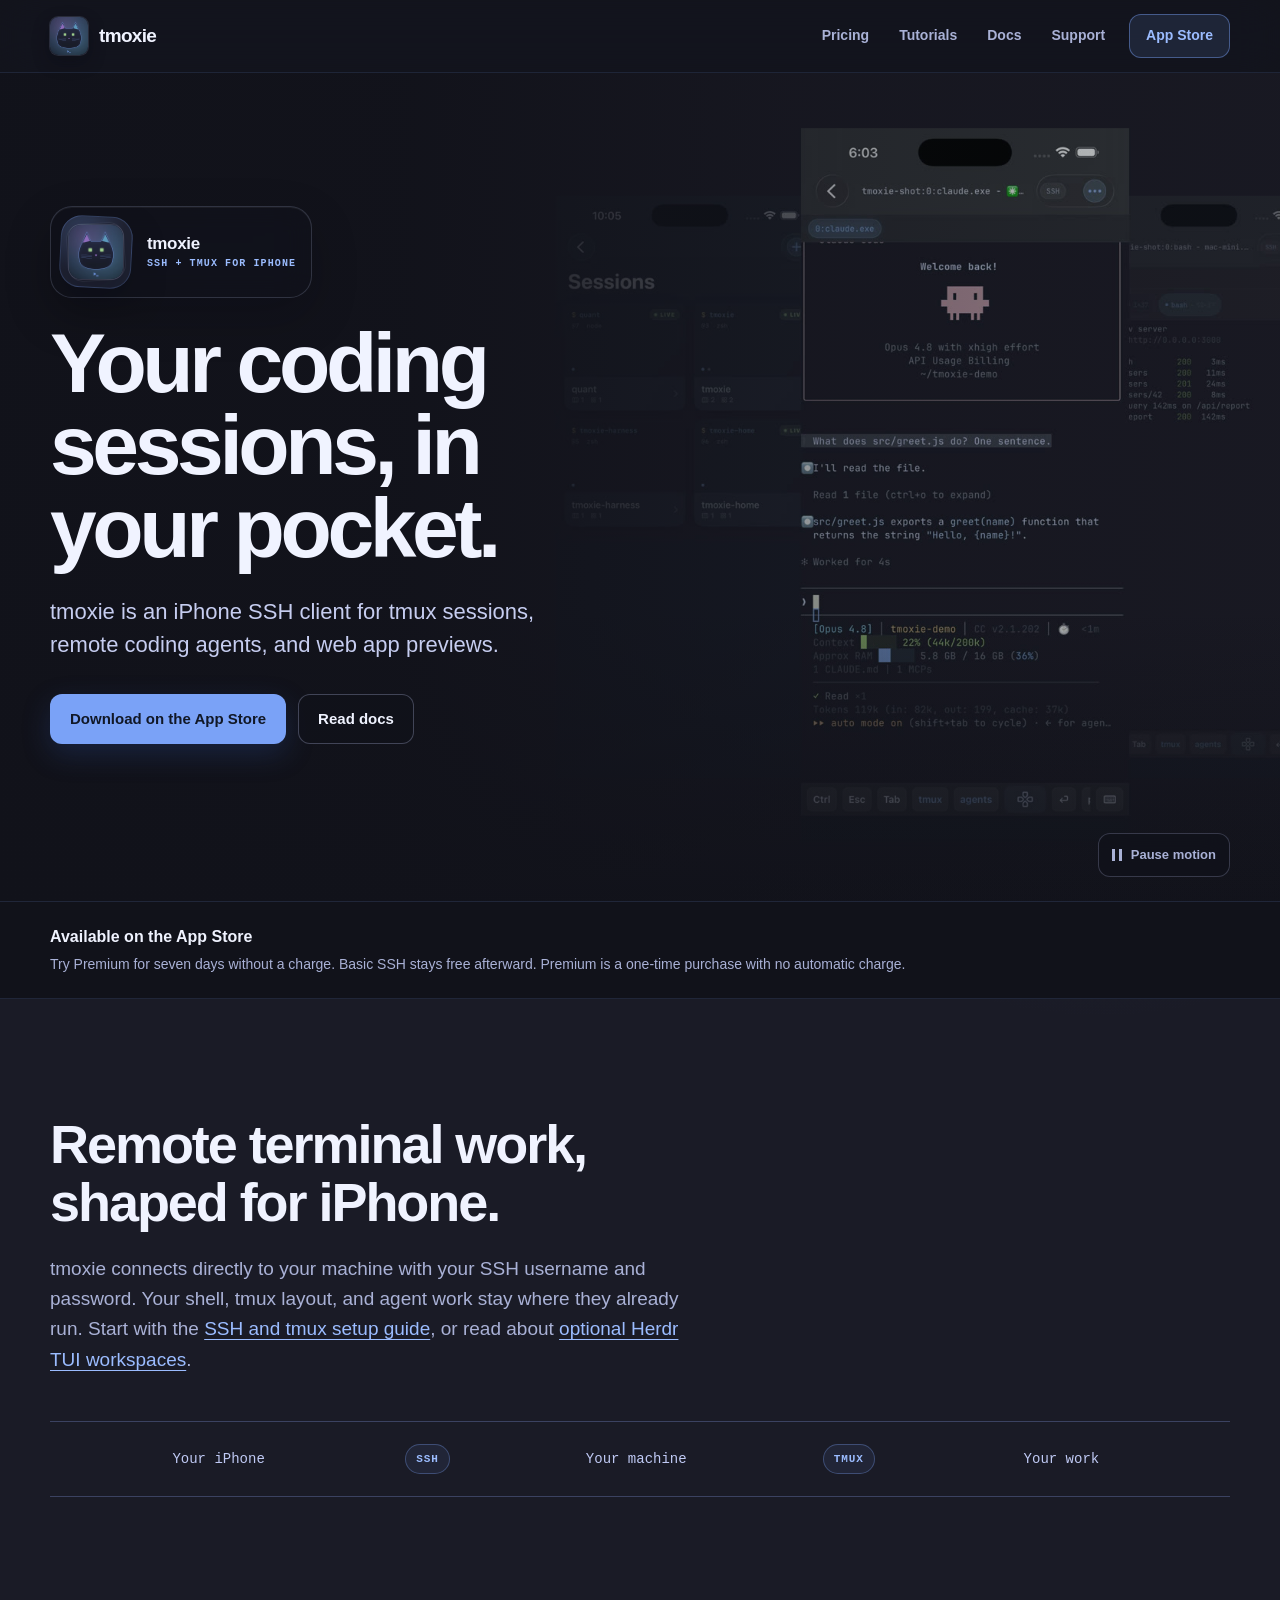
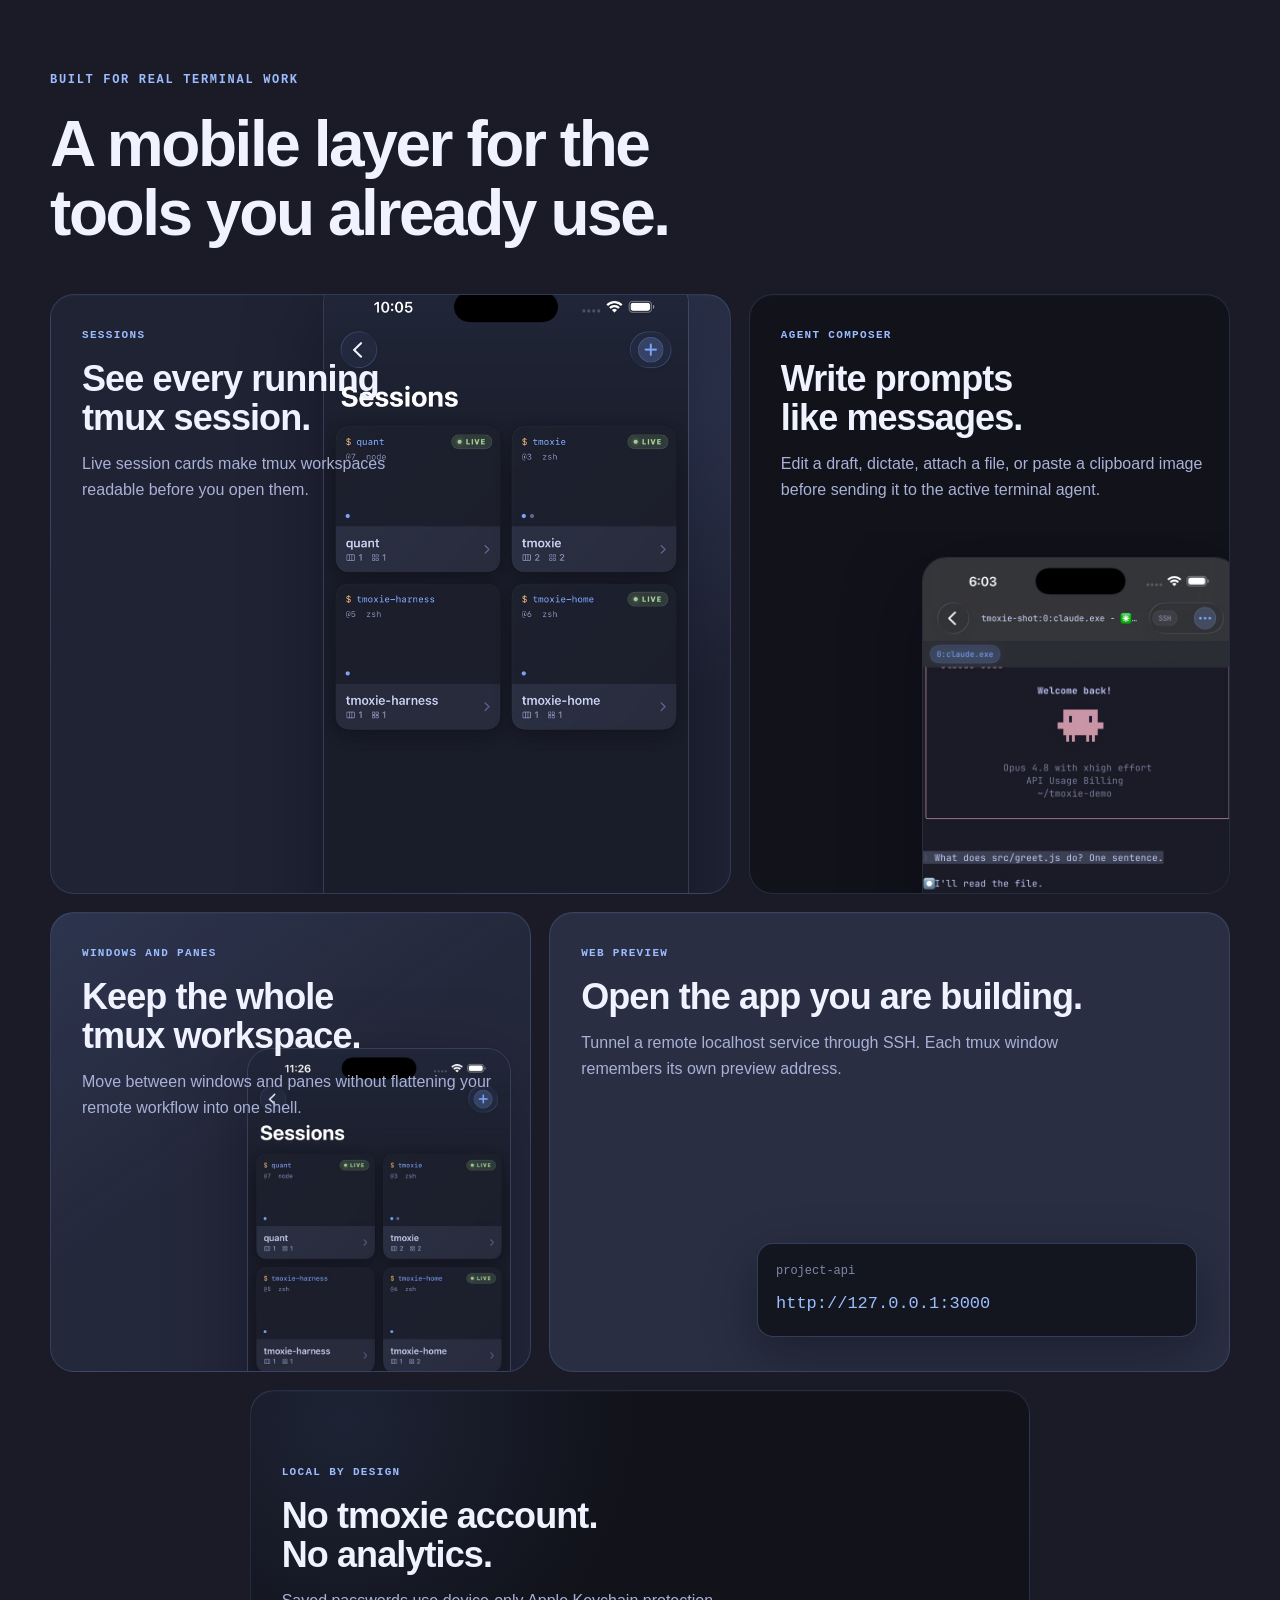
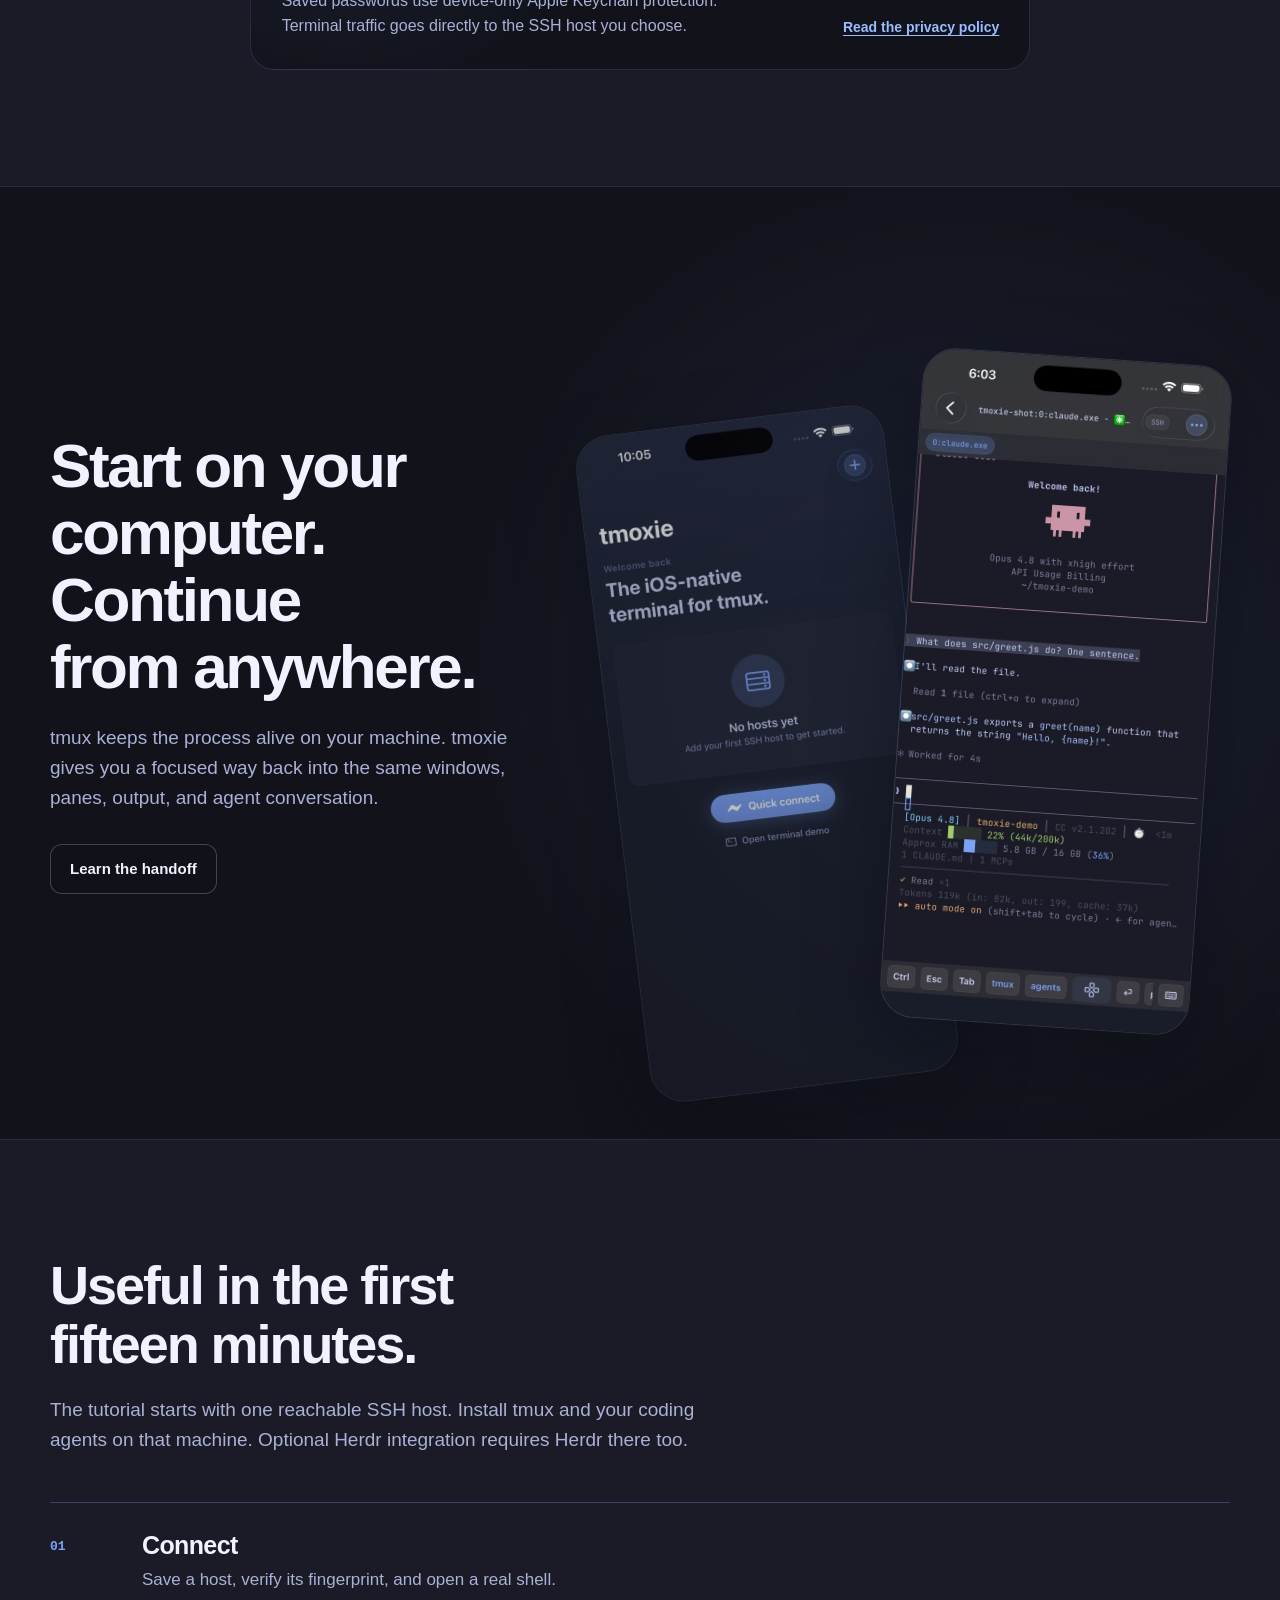
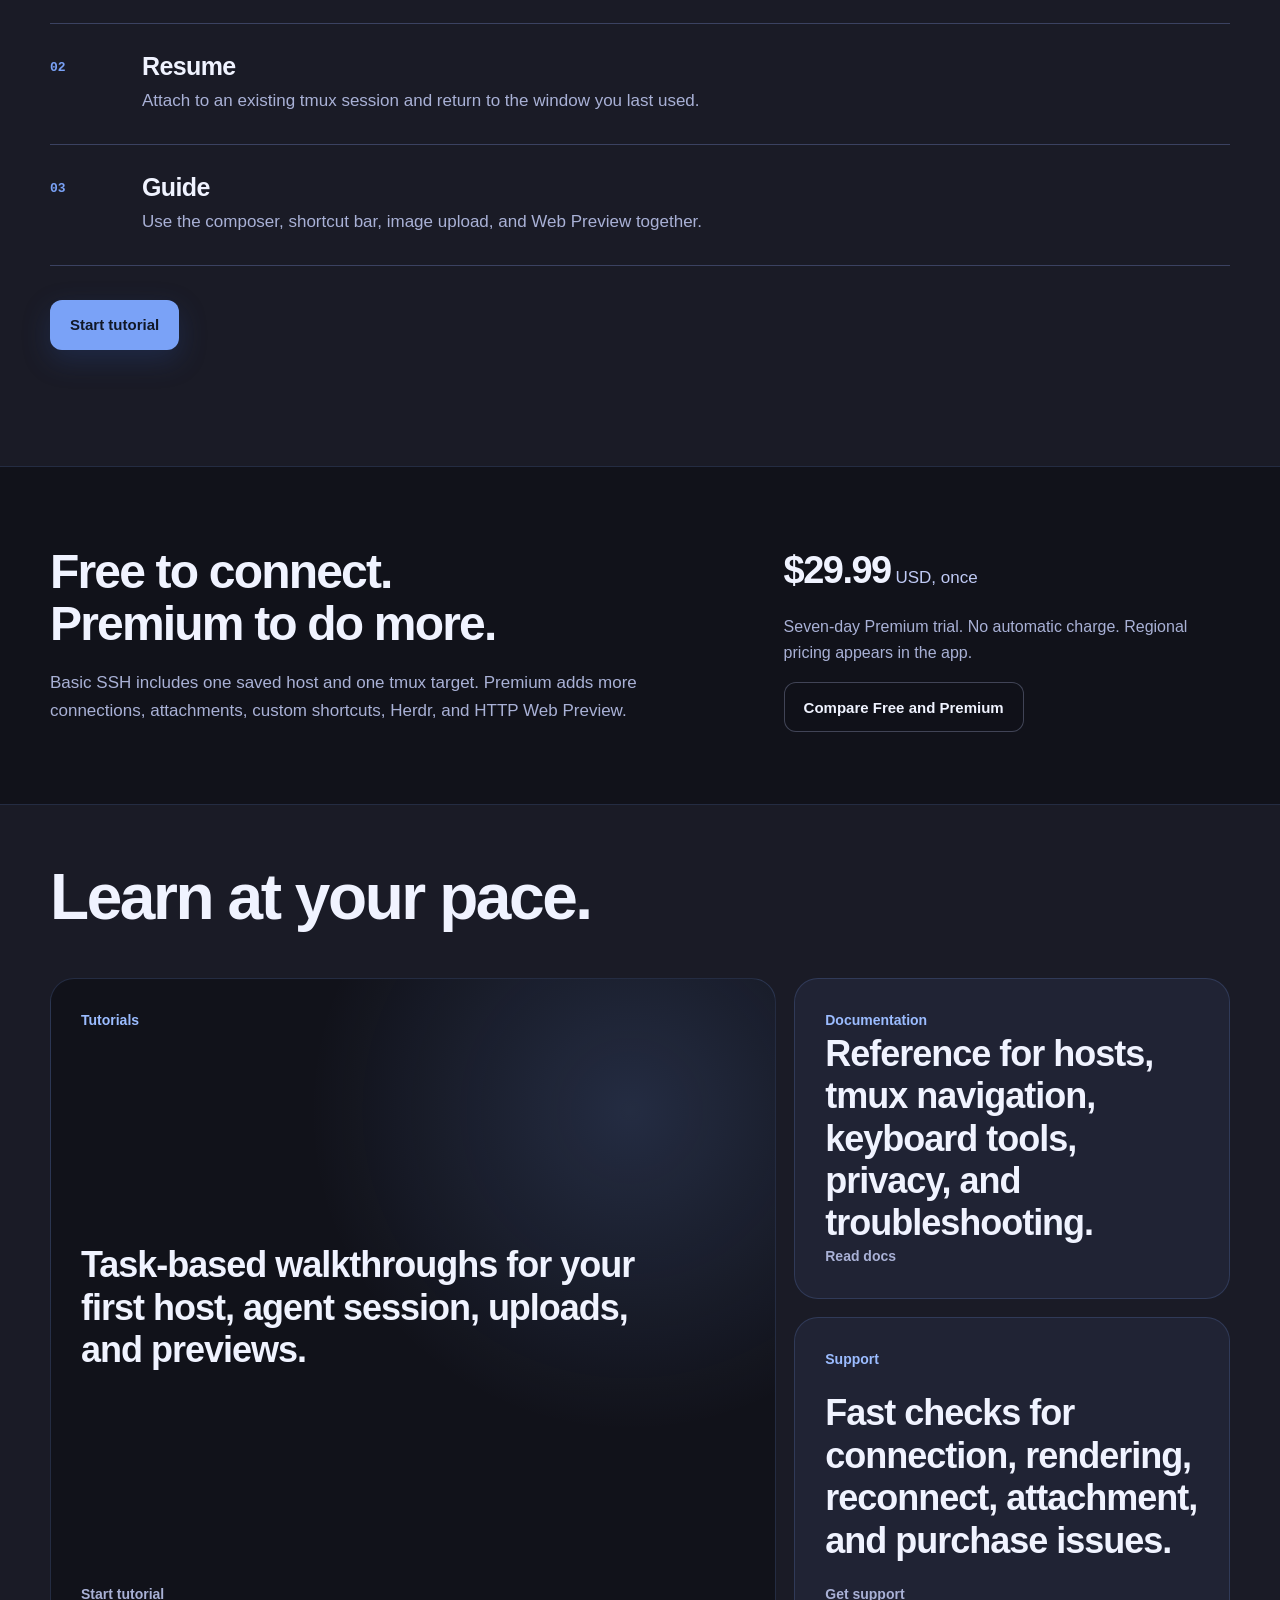
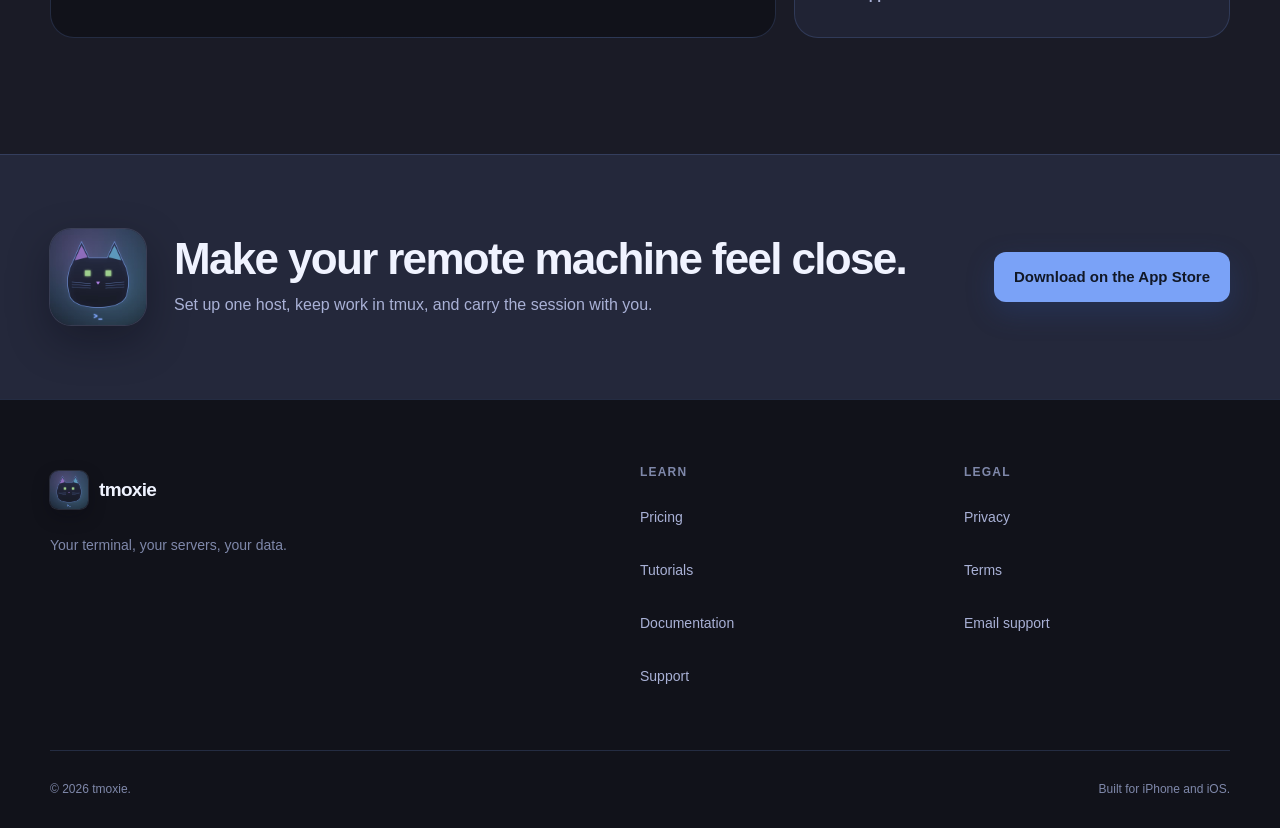
<file: index.html>
<!DOCTYPE html>
<html lang="en">
<head>
  <meta charset="utf-8">
  <meta name="viewport" content="width=device-width, initial-scale=1">
  <meta name="description" content="Connect to your SSH host from iPhone, resume tmux sessions, guide remote coding agents, and preview web apps. Free basic SSH with optional one-time Premium.">
  <meta name="theme-color" content="#1a1b26">
  <meta name="robots" content="index, follow">
  <link rel="canonical" href="https://tmoxie.app/">
  <meta property="og:type" content="website">
  <meta property="og:site_name" content="tmoxie">
  <meta property="og:title" content="tmoxie | iPhone SSH client for tmux and coding agents">
  <meta property="og:description" content="Connect to your SSH host from iPhone, resume tmux sessions, guide remote coding agents, and preview web apps. Free basic SSH with optional one-time Premium.">
  <meta property="og:url" content="https://tmoxie.app/">
  <meta property="og:image" content="https://tmoxie.app/assets/og-image.jpg">
  <meta property="og:image:width" content="1200">
  <meta property="og:image:height" content="630">
  <meta property="og:image:alt" content="tmoxie app icon beside a remote terminal session">
  <meta name="twitter:card" content="summary_large_image">
  <meta name="twitter:title" content="tmoxie | iPhone SSH client for tmux and coding agents">
  <meta name="twitter:description" content="Connect to your SSH host from iPhone, resume tmux sessions, guide remote coding agents, and preview web apps. Free basic SSH with optional one-time Premium.">
  <meta name="twitter:image" content="https://tmoxie.app/assets/og-image.jpg">
  <meta name="twitter:image:alt" content="tmoxie app icon beside a remote terminal session">
  <title>tmoxie | iPhone SSH client for tmux and coding agents</title>
  <link rel="icon" href="assets/favicon.png" type="image/png">
  <link rel="apple-touch-icon" href="assets/apple-touch-icon.png">
  <link rel="preload" href="assets/media/hero-poster.jpg" as="image" fetchpriority="high">
  <link rel="stylesheet" href="assets/styles.css">
  <script src="assets/site.js" defer></script>
  <script type="application/ld+json">
  {
    "@context": "https://schema.org",
    "@graph": [
      {
        "@type": "WebSite",
        "@id": "https://tmoxie.app/#website",
        "url": "https://tmoxie.app/",
        "name": "tmoxie",
        "inLanguage": "en"
      },
      {
        "@type": "SoftwareApplication",
        "@id": "https://tmoxie.app/#app",
        "name": "tmoxie",
        "url": "https://tmoxie.app/",
        "downloadUrl": "https://apps.apple.com/us/app/tmoxie/id6767995101?uo=4",
        "image": "https://tmoxie.app/assets/app-icon.png",
        "description": "An iPhone SSH client for tmux sessions, remote coding agents, and optional Herdr TUI workspaces. Basic SSH is free. Premium is a one-time in-app purchase after a seven-day trial with no automatic charge. Available on the App Store.",
        "applicationCategory": "DeveloperApplication",
        "operatingSystem": "iOS 17 or later",
        "softwareRequirements": "A reachable SSH server with password authentication. tmux or a compatible Herdr TUI installation is required for its respective workspace features."
      },
      {
        "@type": "WebPage",
        "@id": "https://tmoxie.app/#webpage",
        "url": "https://tmoxie.app/",
        "name": "tmoxie | iPhone SSH client for tmux and coding agents",
        "description": "Connect to your SSH host from iPhone, resume tmux sessions, guide remote coding agents, and preview web apps. Free basic SSH with optional one-time Premium.",
        "inLanguage": "en",
        "isPartOf": {
          "@id": "https://tmoxie.app/#website"
        },
        "about": {
          "@id": "https://tmoxie.app/#app"
        }
      }
    ]
  }
  </script>
</head>
<body>
  <a class="skip-link" href="#main">Skip to content</a>

  <header class="site-header">
    <nav class="nav shell" aria-label="Main navigation">
      <a class="brand" href="./" aria-current="page">
        <img class="app-icon" src="assets/app-icon.avif" width="38" height="38" alt="">
        <span>tmoxie</span>
      </a>
      <button class="nav-toggle" type="button" aria-expanded="false" aria-controls="nav-links" data-nav-toggle>
        <span class="sr-only">Open navigation</span>
        <span aria-hidden="true"></span>
        <span aria-hidden="true"></span>
      </button>
      <div class="nav-links" id="nav-links" data-nav-links>
        <a href="pricing/">Pricing</a>
        <a href="tutorials/">Tutorials</a>
        <a href="docs/">Docs</a>
        <a href="support/">Support</a>
        <a class="nav-action" href="https://apps.apple.com/us/app/tmoxie/id6767995101?uo=4">App Store</a>
      </div>
    </nav>
  </header>

  <main id="main">
    <section class="landing-hero" aria-labelledby="hero-title">
      <div class="hero-media" aria-hidden="true">
        <video muted loop playsinline preload="metadata" poster="assets/media/hero-poster.jpg" data-hero-video>
          <source src="assets/media/hero-loop.mp4" type="video/mp4">
        </video>
      </div>
      <div class="hero-scrim" aria-hidden="true"></div>
      <div class="hero-inner shell">
        <div class="hero-product">
          <span class="hero-product-mark" aria-hidden="true">
            <img class="app-icon hero-product-icon" src="assets/app-icon.avif" width="54" height="54" alt="">
          </span>
          <span><strong>tmoxie</strong><small>SSH + tmux for iPhone</small></span>
        </div>
        <h1 id="hero-title">Your coding sessions, in your pocket.</h1>
        <p class="hero-copy">tmoxie is an iPhone SSH client for tmux sessions, remote coding agents, and web app previews.</p>
        <div class="hero-actions">
          <a class="button button-primary" href="https://apps.apple.com/us/app/tmoxie/id6767995101?uo=4">Download on the App Store</a>
          <a class="button button-secondary" href="docs/">Read docs</a>
        </div>
      </div>
      <button class="video-toggle" type="button" data-video-toggle data-paused="false">
        <span class="video-toggle-mark" aria-hidden="true"></span>
        <span data-video-label>Pause motion</span>
      </button>
    </section>

    <section class="launch-strip" aria-label="Product availability">
      <div class="shell launch-strip-inner">
        <div>
          <strong>Available on the App Store</strong>
          <span>Try Premium for seven days without a charge. Basic SSH stays free afterward. Premium is a one-time purchase with no automatic charge.</span>
        </div>
      </div>
    </section>

    <section class="section shell product-intro" aria-labelledby="product-title">
      <div class="section-heading compact-heading">
        <h2 id="product-title">Remote terminal work, shaped for iPhone.</h2>
        <p>tmoxie connects directly to your machine with your SSH username and password. Your shell, tmux layout, and agent work stay where they already run. Start with the <a href="tutorials/#quick-start">SSH and tmux setup guide</a>, or read about <a href="docs/#herdr">optional Herdr TUI workspaces</a>.</p>
      </div>
      <div class="workflow-line" role="group" aria-label="tmoxie connection flow">
        <span>Your iPhone</span>
        <span aria-hidden="true">SSH</span>
        <span>Your machine</span>
        <span aria-hidden="true">tmux</span>
        <span>Your work</span>
      </div>
    </section>

    <section class="section shell" aria-labelledby="features-title">
      <div class="section-heading">
        <p class="eyebrow">Built for real terminal work</p>
        <h2 id="features-title">A mobile layer for the tools you already use.</h2>
      </div>

      <div class="feature-grid">
        <article class="feature feature-sessions">
          <div class="feature-copy">
            <span class="feature-kicker">Sessions</span>
            <h3>See every running tmux session.</h3>
            <p>Live session cards make tmux workspaces readable before you open them.</p>
          </div>
          <img src="assets/screens/sessions.jpg" width="660" height="1434" loading="lazy" alt="tmoxie session cards showing remote tmux workspaces">
        </article>

        <article class="feature feature-agent">
          <div class="feature-copy">
            <span class="feature-kicker">Agent composer</span>
            <h3>Write prompts like messages.</h3>
            <p>Edit a draft, dictate, attach a file, or paste a clipboard image before sending it to the active terminal agent.</p>
          </div>
          <div class="feature-agent-media">
            <img src="assets/screens/agent.jpg" width="660" height="1434" loading="lazy" alt="AI coding agent running inside the tmoxie terminal">
          </div>
        </article>

        <article class="feature feature-panes">
          <div class="feature-copy">
            <span class="feature-kicker">Windows and panes</span>
            <h3>Keep the whole tmux workspace.</h3>
            <p>Move between windows and panes without flattening your remote workflow into one shell.</p>
          </div>
          <img src="assets/screens/panes.jpg" width="660" height="1434" loading="lazy" alt="tmoxie displaying multiple tmux panes">
        </article>

        <article class="feature feature-preview">
          <div class="feature-copy">
            <span class="feature-kicker">Web Preview</span>
            <h3>Open the app you are building.</h3>
            <p>Tunnel a remote localhost service through SSH. Each tmux window remembers its own preview address.</p>
          </div>
          <div class="preview-address" aria-hidden="true">
            <span>project-api</span>
            <code>http://127.0.0.1:3000</code>
          </div>
        </article>

        <article class="feature feature-private">
          <div class="feature-copy">
            <span class="feature-kicker">Local by design</span>
            <h3>No tmoxie account. No analytics.</h3>
            <p>Saved passwords use device-only Apple Keychain protection. Terminal traffic goes directly to the SSH host you choose.</p>
          </div>
          <a class="text-link" href="privacy/">Read the privacy policy</a>
        </article>
      </div>
    </section>

    <section class="section session-story" aria-labelledby="story-title">
      <div class="shell story-grid">
        <div class="story-copy">
          <h2 id="story-title">Start on your computer. Continue from anywhere.</h2>
          <p>tmux keeps the process alive on your machine. tmoxie gives you a focused way back into the same windows, panes, output, and agent conversation.</p>
          <a class="button button-secondary" href="tutorials/#resume-a-session">Learn the handoff</a>
        </div>
        <div class="screen-stack" role="group" aria-label="tmoxie product screens">
          <img class="screen screen-back" src="assets/screens/hosts.jpg" width="660" height="1434" loading="lazy" alt="Saved SSH hosts in tmoxie">
          <img class="screen screen-front" src="assets/screens/agent.jpg" width="660" height="1434" loading="lazy" alt="Terminal agent session in tmoxie">
        </div>
      </div>
    </section>

    <section class="section shell" aria-labelledby="use-title">
      <div class="section-heading compact-heading">
        <h2 id="use-title">Useful in the first fifteen minutes.</h2>
        <p>The tutorial starts with one reachable SSH host. Install tmux and your coding agents on that machine. Optional Herdr integration requires Herdr there too.</p>
      </div>
      <ol class="use-path">
        <li>
          <span class="path-number" aria-hidden="true">01</span>
          <div><h3>Connect</h3><p>Save a host, verify its fingerprint, and open a real shell.</p></div>
        </li>
        <li>
          <span class="path-number" aria-hidden="true">02</span>
          <div><h3>Resume</h3><p>Attach to an existing tmux session and return to the window you last used.</p></div>
        </li>
        <li>
          <span class="path-number" aria-hidden="true">03</span>
          <div><h3>Guide</h3><p>Use the composer, shortcut bar, image upload, and Web Preview together.</p></div>
        </li>
      </ol>
      <div class="section-action">
        <a class="button button-primary" href="tutorials/#quick-start">Start tutorial</a>
      </div>
    </section>

    <section class="pricing-preview" aria-labelledby="pricing-preview-title">
      <div class="shell pricing-preview-inner">
        <div>
          <h2 id="pricing-preview-title">Free to connect. Premium to do more.</h2>
          <p>Basic SSH includes one saved host and one tmux target. Premium adds more connections, attachments, custom shortcuts, Herdr, and HTTP Web Preview.</p>
        </div>
        <div class="pricing-preview-offer">
          <p><strong>$29.99</strong> USD, once</p>
          <p>Seven-day Premium trial. No automatic charge. Regional pricing appears in the app.</p>
          <a class="button button-secondary" href="pricing/">Compare Free and Premium</a>
        </div>
      </div>
    </section>

    <section class="section shell resource-section" aria-labelledby="resources-title">
      <div class="section-heading">
        <h2 id="resources-title">Learn at your pace.</h2>
      </div>
      <div class="resource-grid">
        <a class="resource resource-primary" href="tutorials/">
          <span>Tutorials</span>
          <strong>Task-based walkthroughs for your first host, agent session, uploads, and previews.</strong>
          <small>Start tutorial</small>
        </a>
        <a class="resource" href="docs/">
          <span>Documentation</span>
          <strong>Reference for hosts, tmux navigation, keyboard tools, privacy, and troubleshooting.</strong>
          <small>Read docs</small>
        </a>
        <a class="resource" href="support/">
          <span>Support</span>
          <strong>Fast checks for connection, rendering, reconnect, attachment, and purchase issues.</strong>
          <small>Get support</small>
        </a>
      </div>
    </section>

    <section class="final-cta">
      <div class="shell final-cta-inner">
        <img class="app-icon" src="assets/app-icon.avif" width="96" height="96" loading="lazy" alt="tmoxie app icon">
        <div>
          <h2>Make your remote machine feel close.</h2>
          <p>Set up one host, keep work in tmux, and carry the session with you.</p>
        </div>
        <a class="button button-primary" href="https://apps.apple.com/us/app/tmoxie/id6767995101?uo=4">Download on the App Store</a>
      </div>
    </section>
  </main>

  <footer class="site-footer">
    <div class="shell footer-grid">
      <div class="footer-brand">
        <a class="brand" href="./"><img class="app-icon" src="assets/app-icon.avif" width="38" height="38" alt=""><span>tmoxie</span></a>
        <p>Your terminal, your servers, your data.</p>
      </div>
      <div>
        <h2>Learn</h2>
        <a href="pricing/">Pricing</a>
        <a href="tutorials/">Tutorials</a>
        <a href="docs/">Documentation</a>
        <a href="support/">Support</a>
      </div>
      <div>
        <h2>Legal</h2>
        <a href="privacy/">Privacy</a>
        <a href="terms/">Terms</a>
        <a href="mailto:tmoxie.support@gmail.com">Email support</a>
      </div>
    </div>
    <div class="shell footer-bottom"><span>© 2026 tmoxie.</span><span>Built for iPhone and iOS.</span></div>
  </footer>
</body>
</html>
</file>
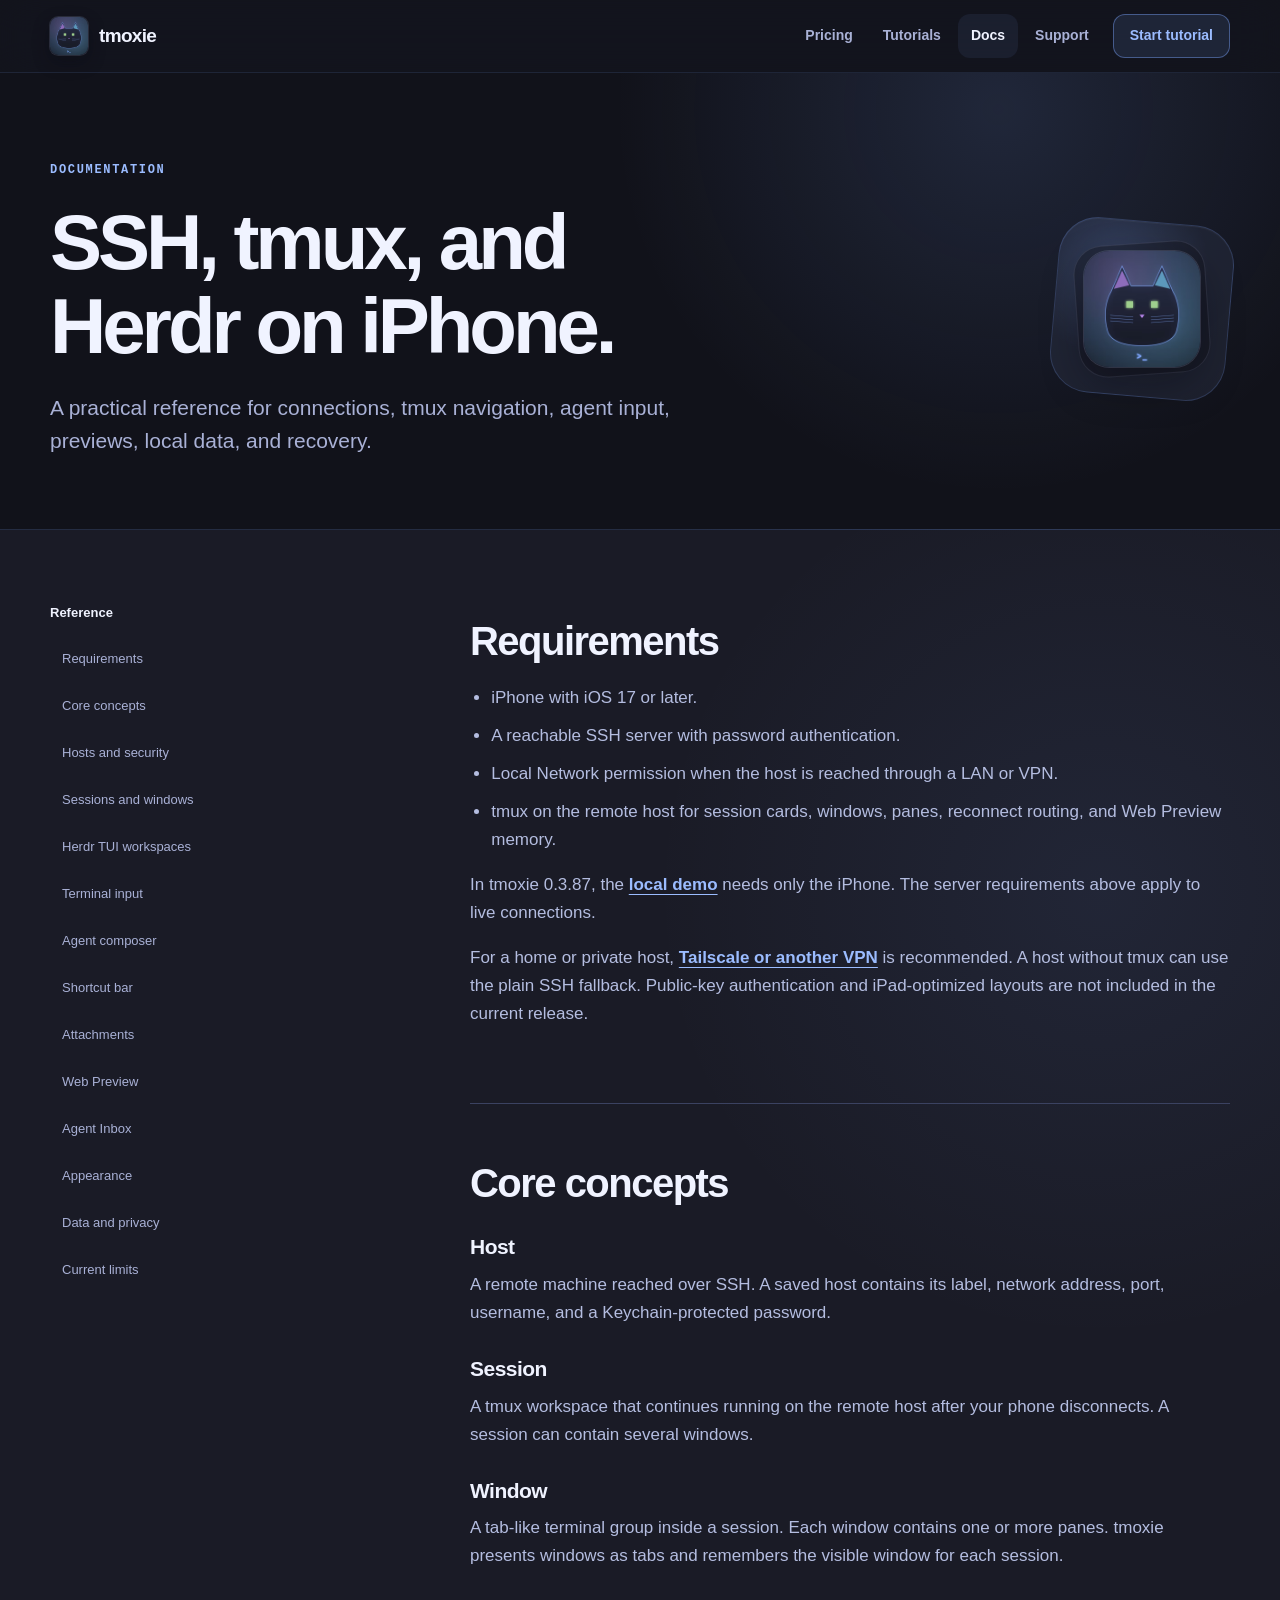
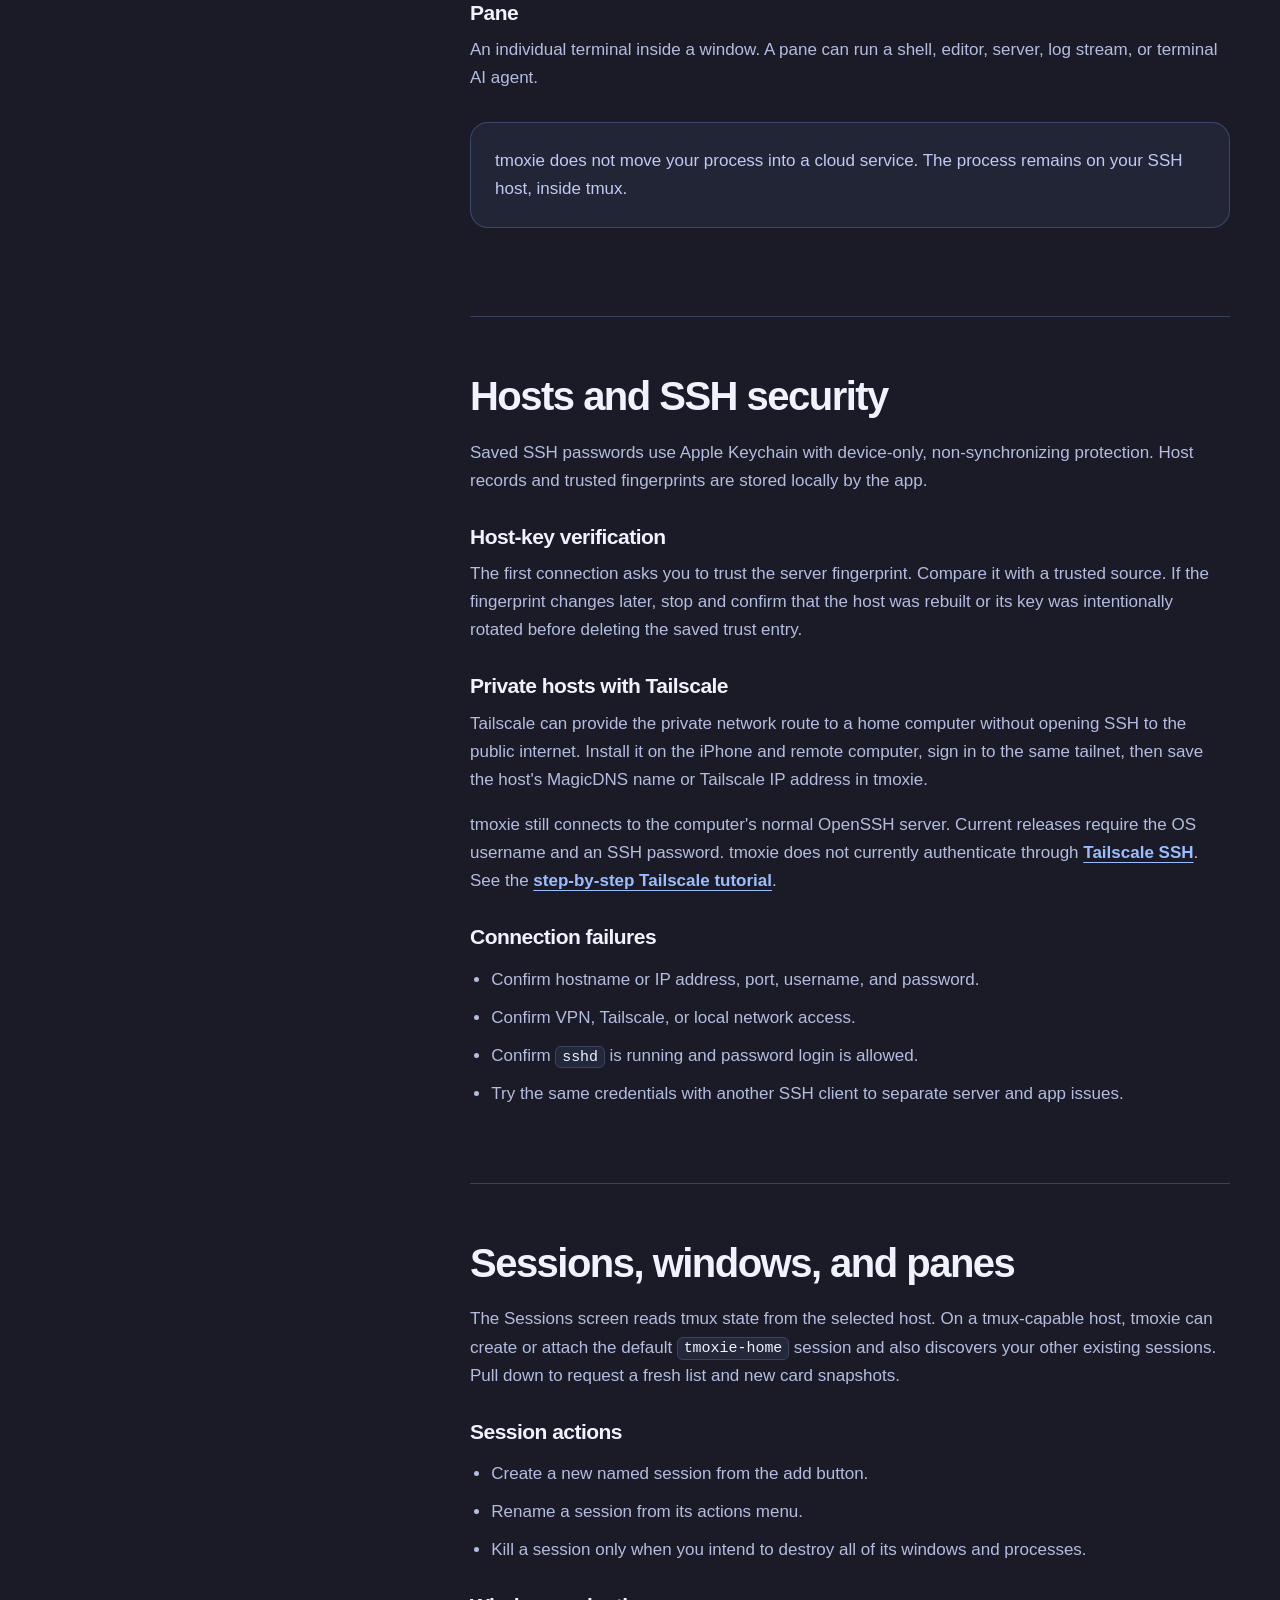
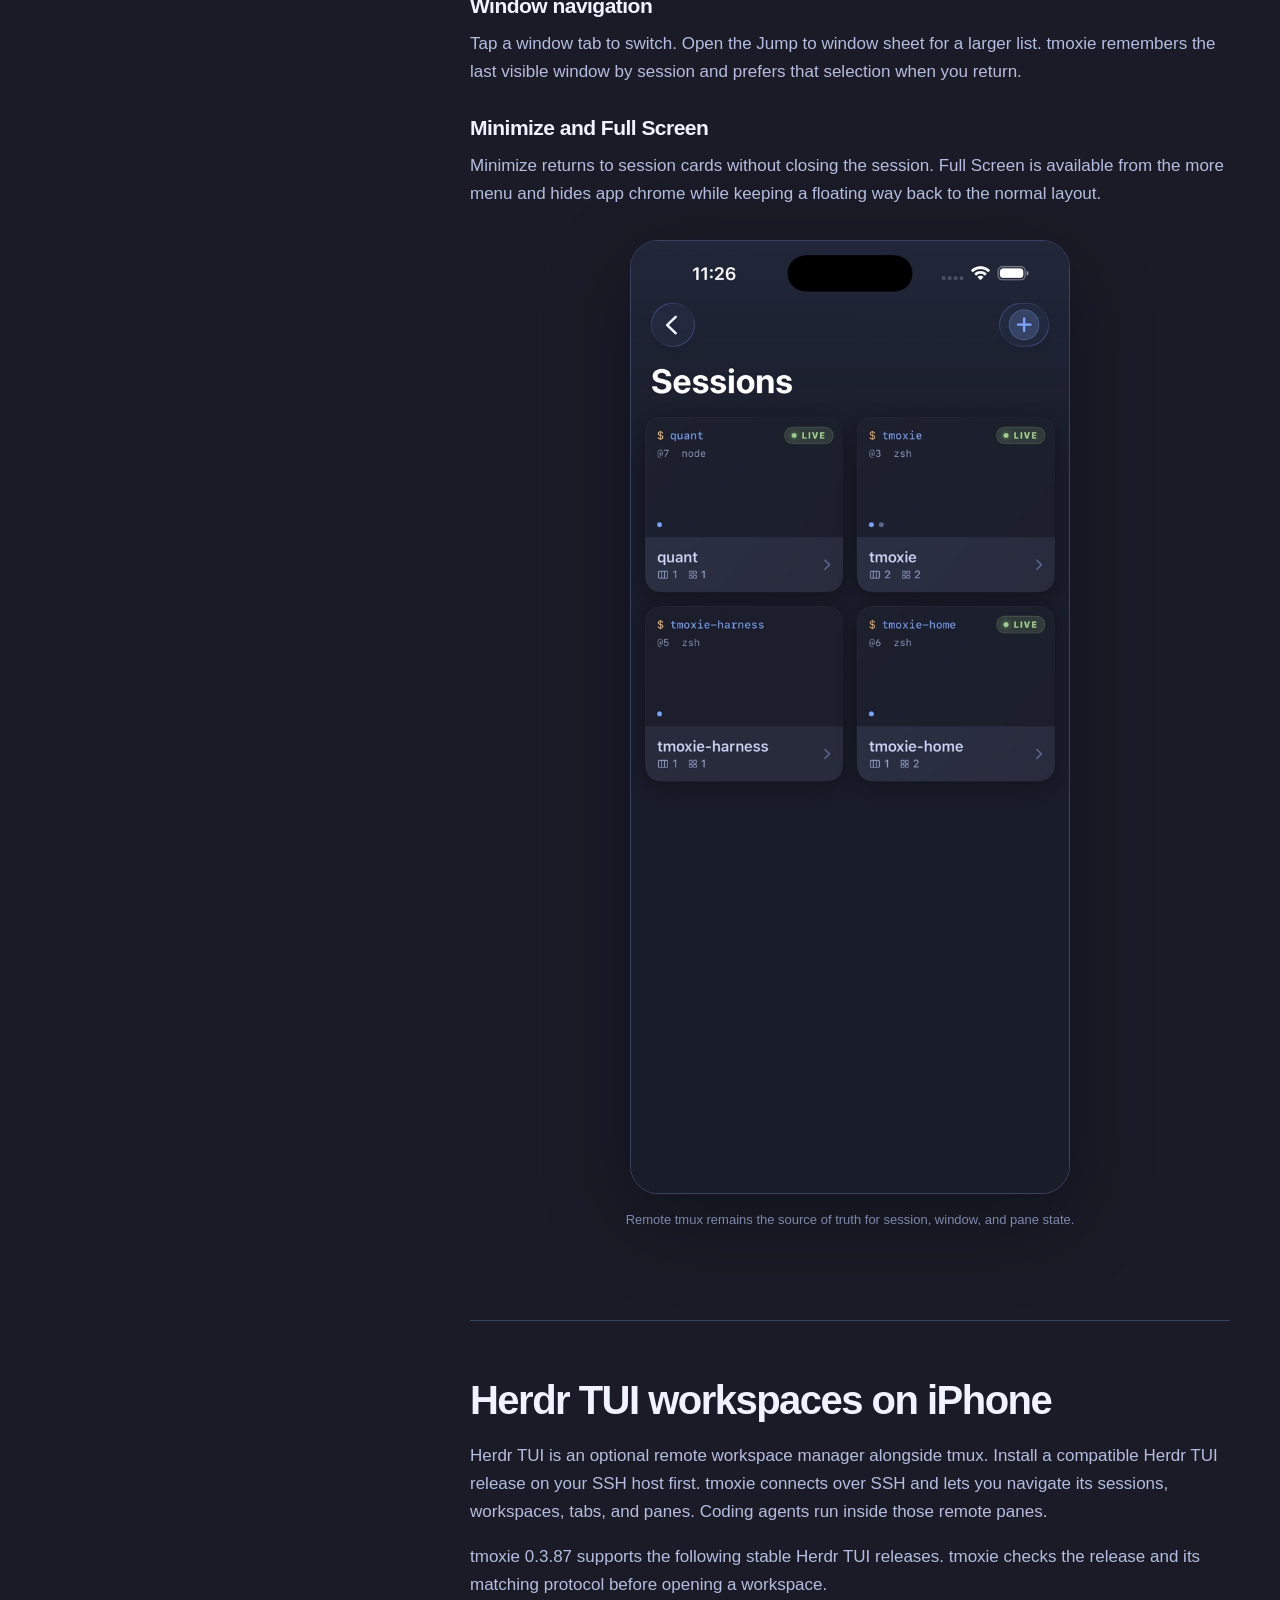
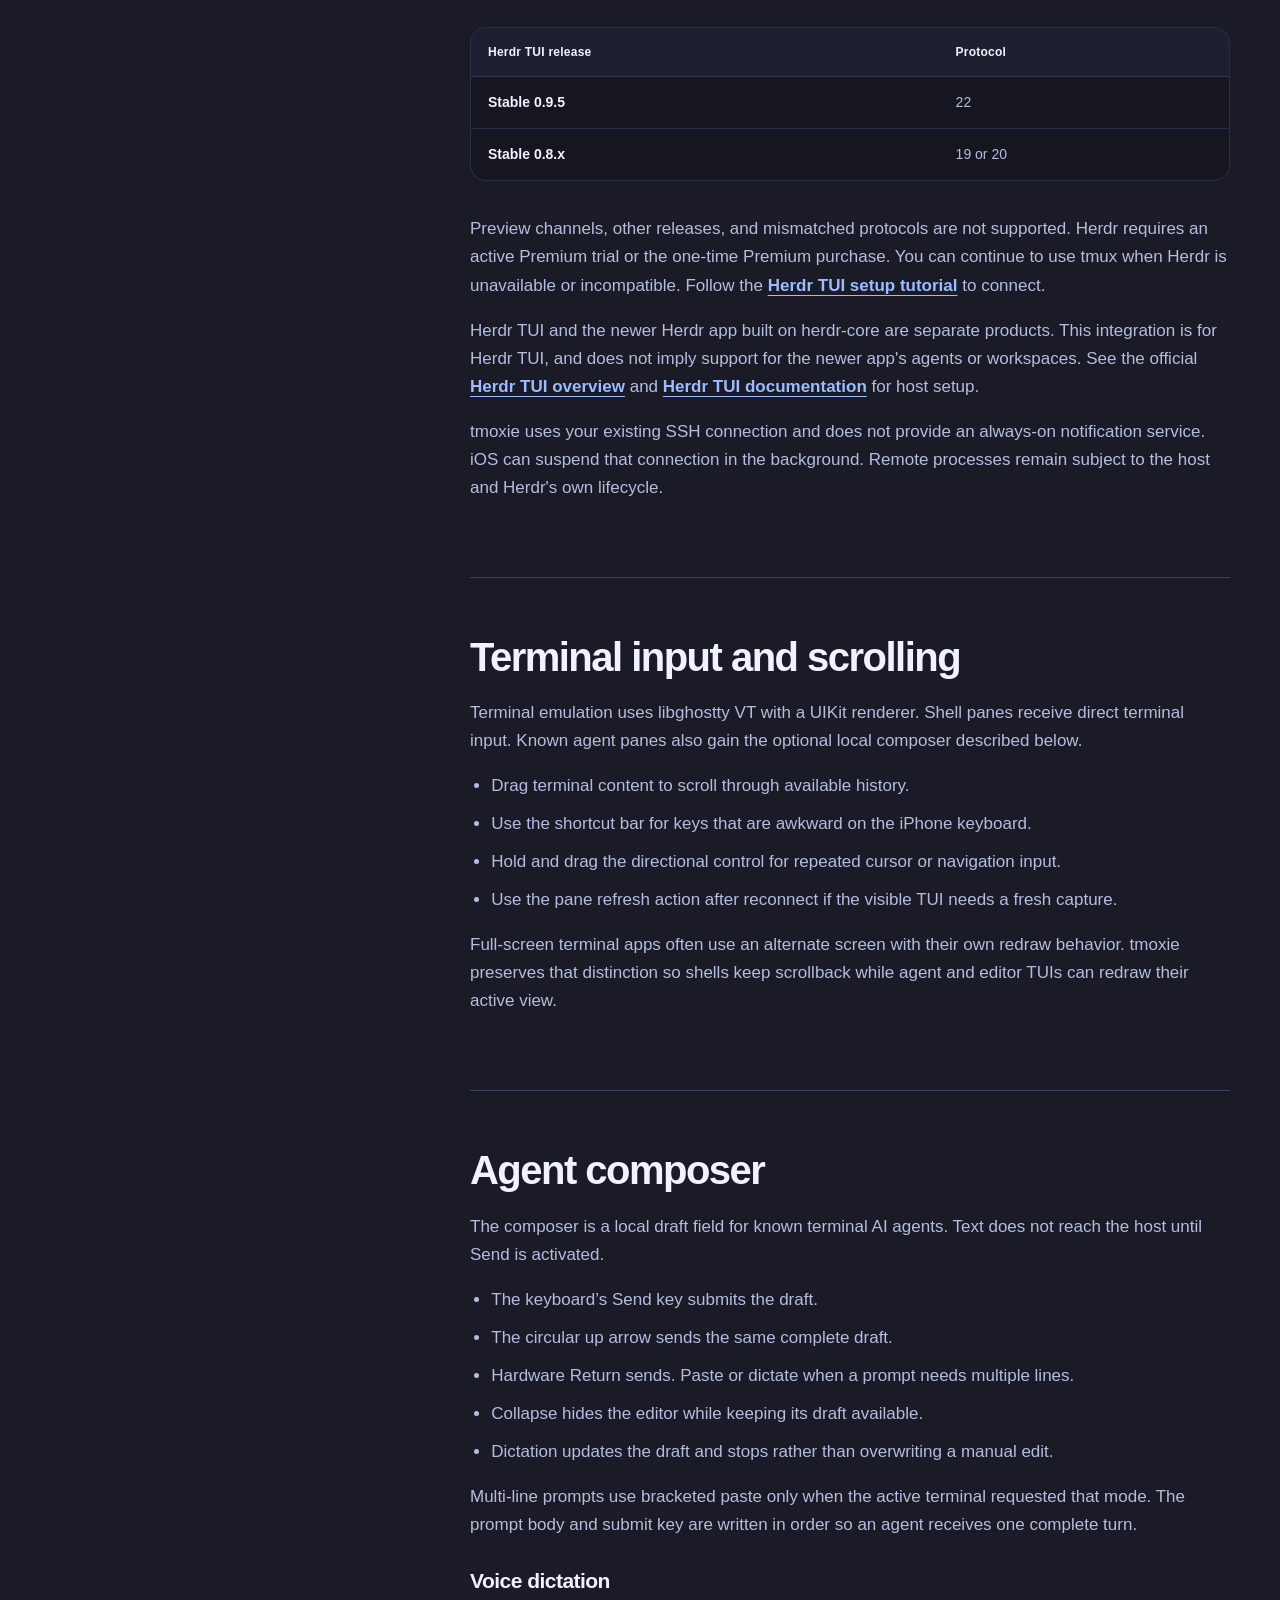
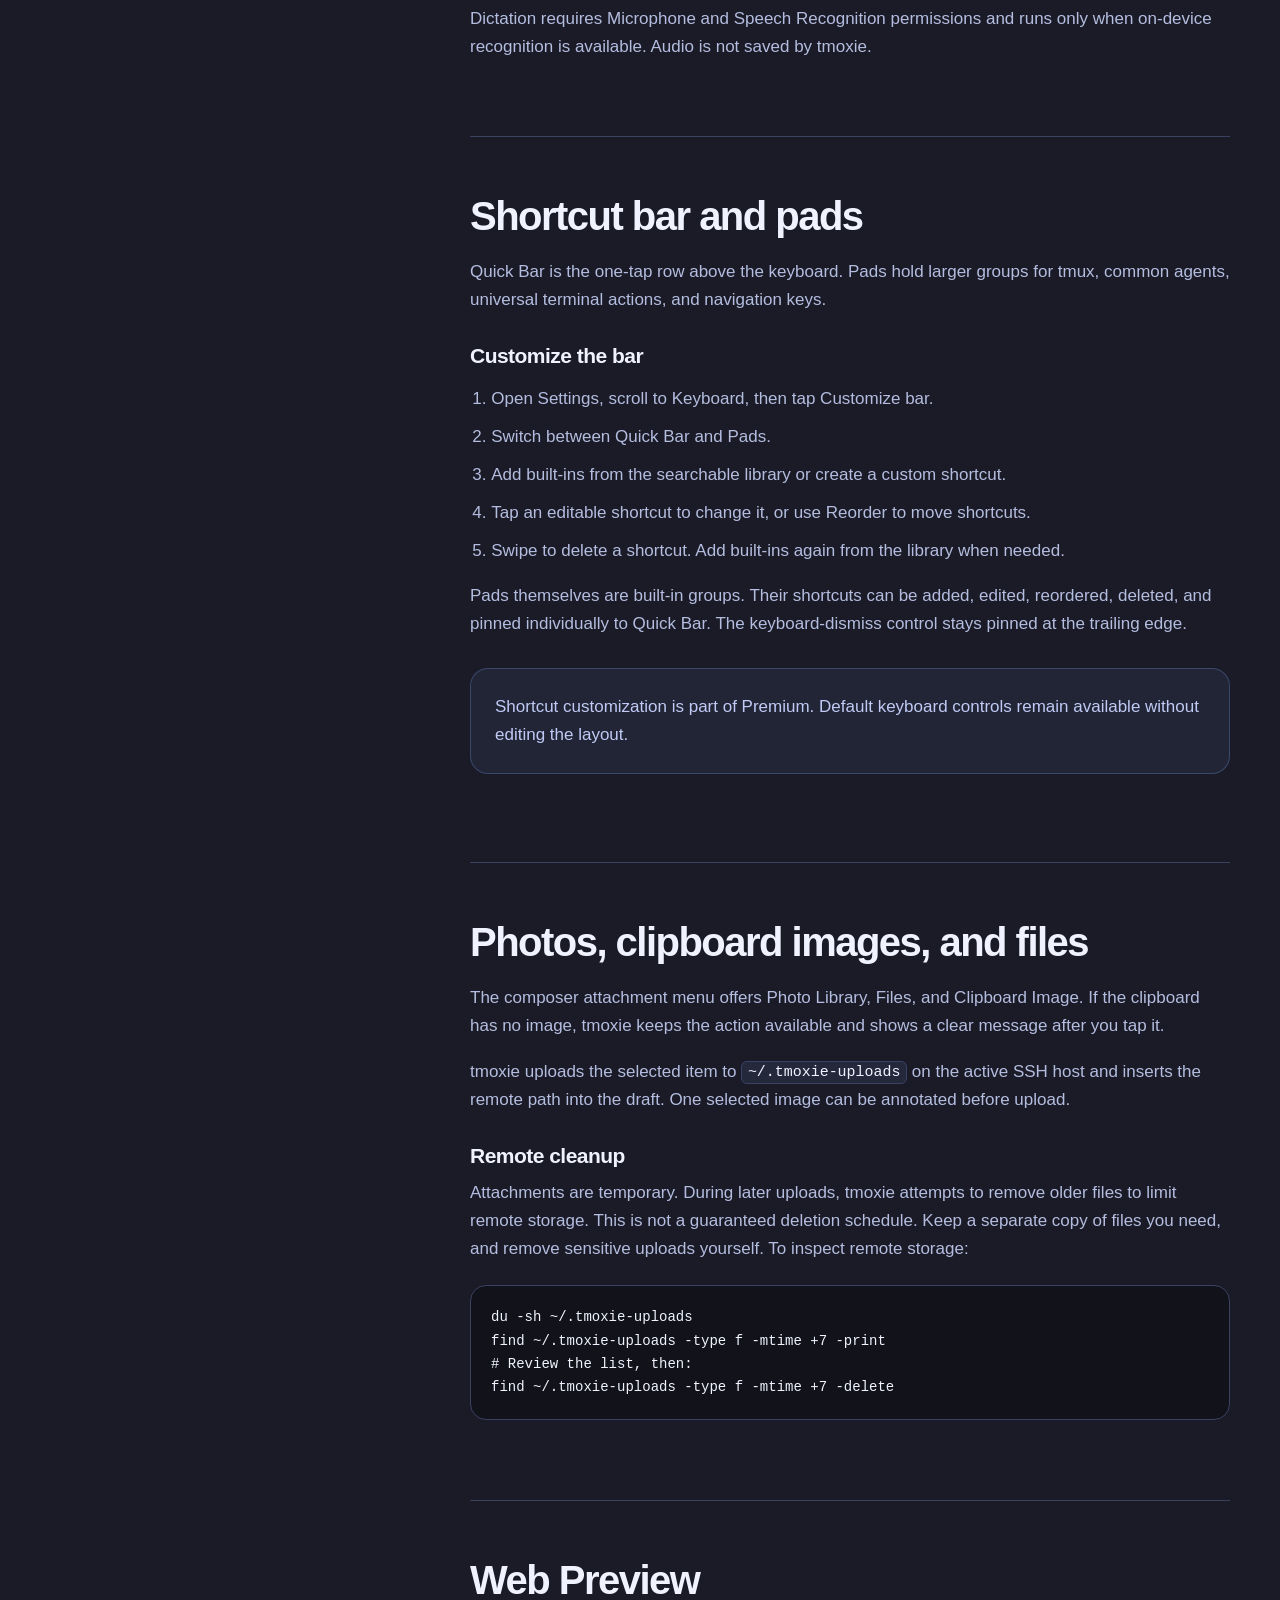
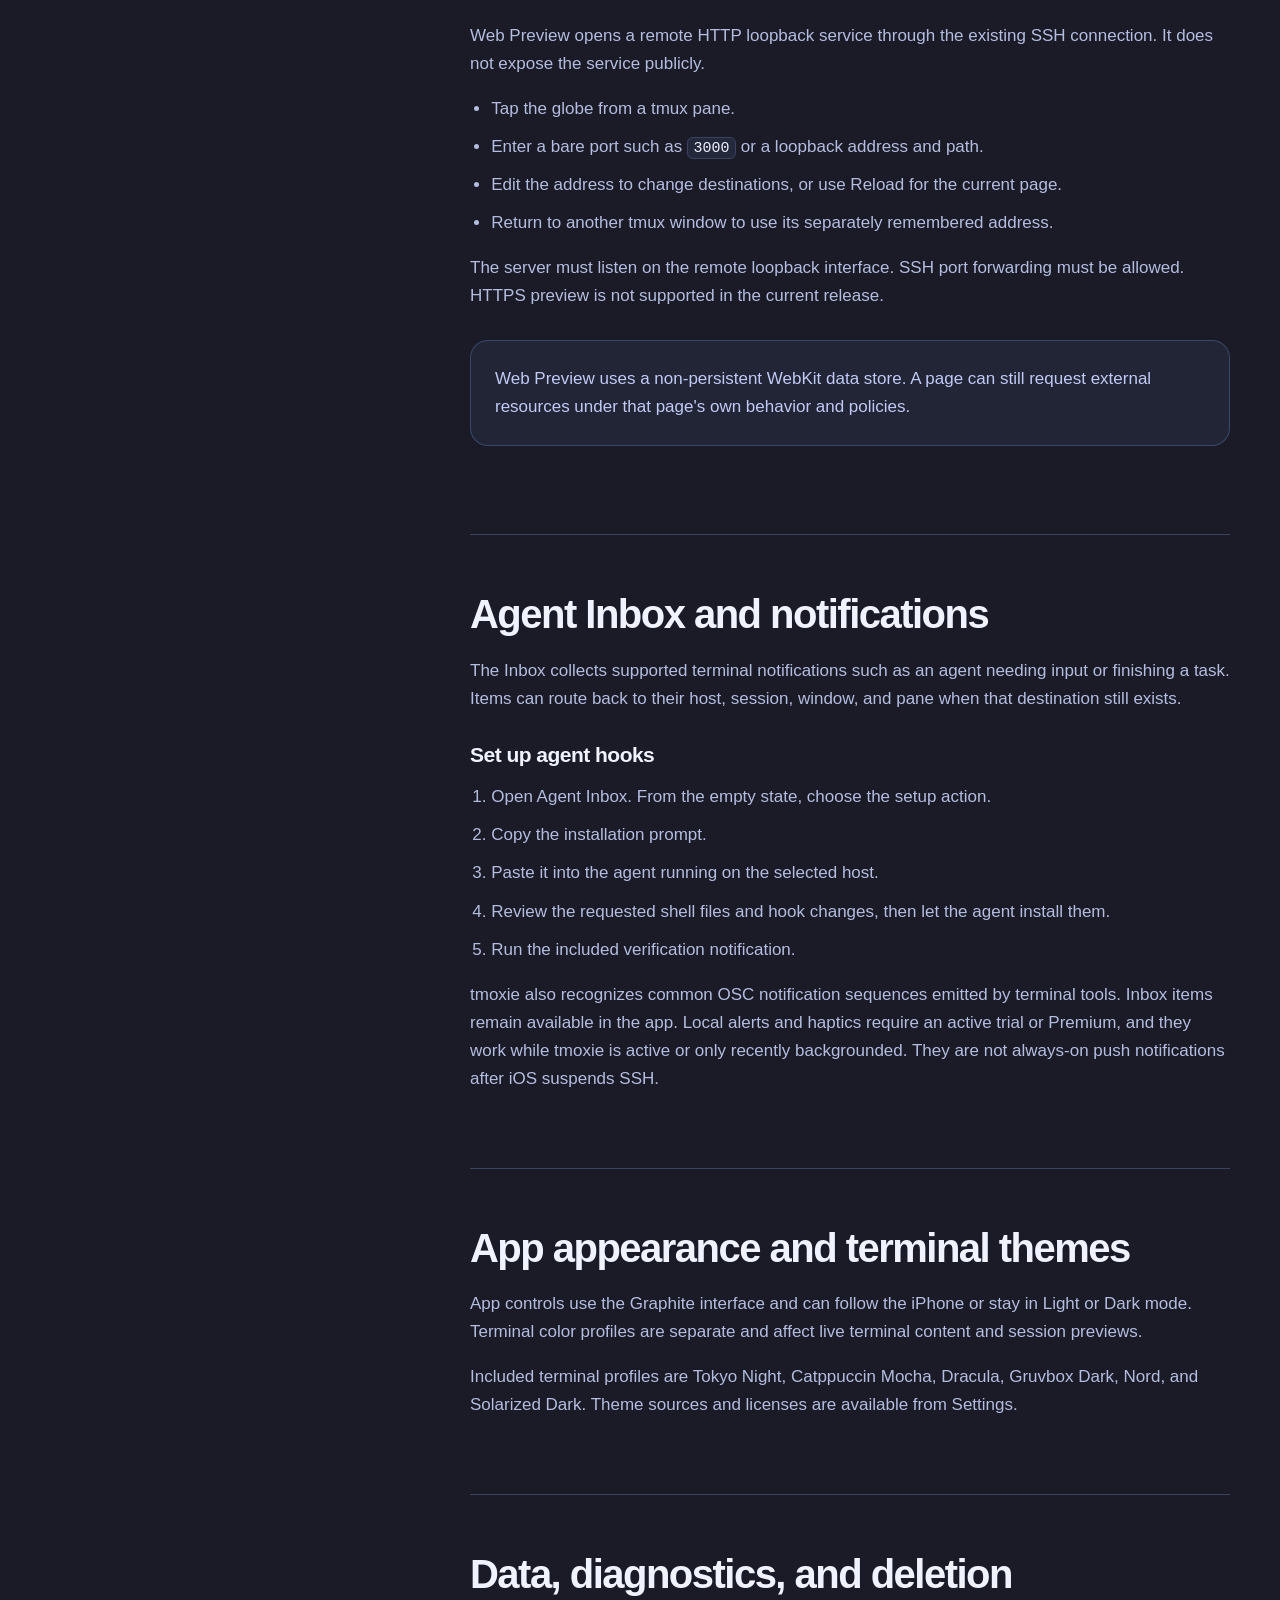
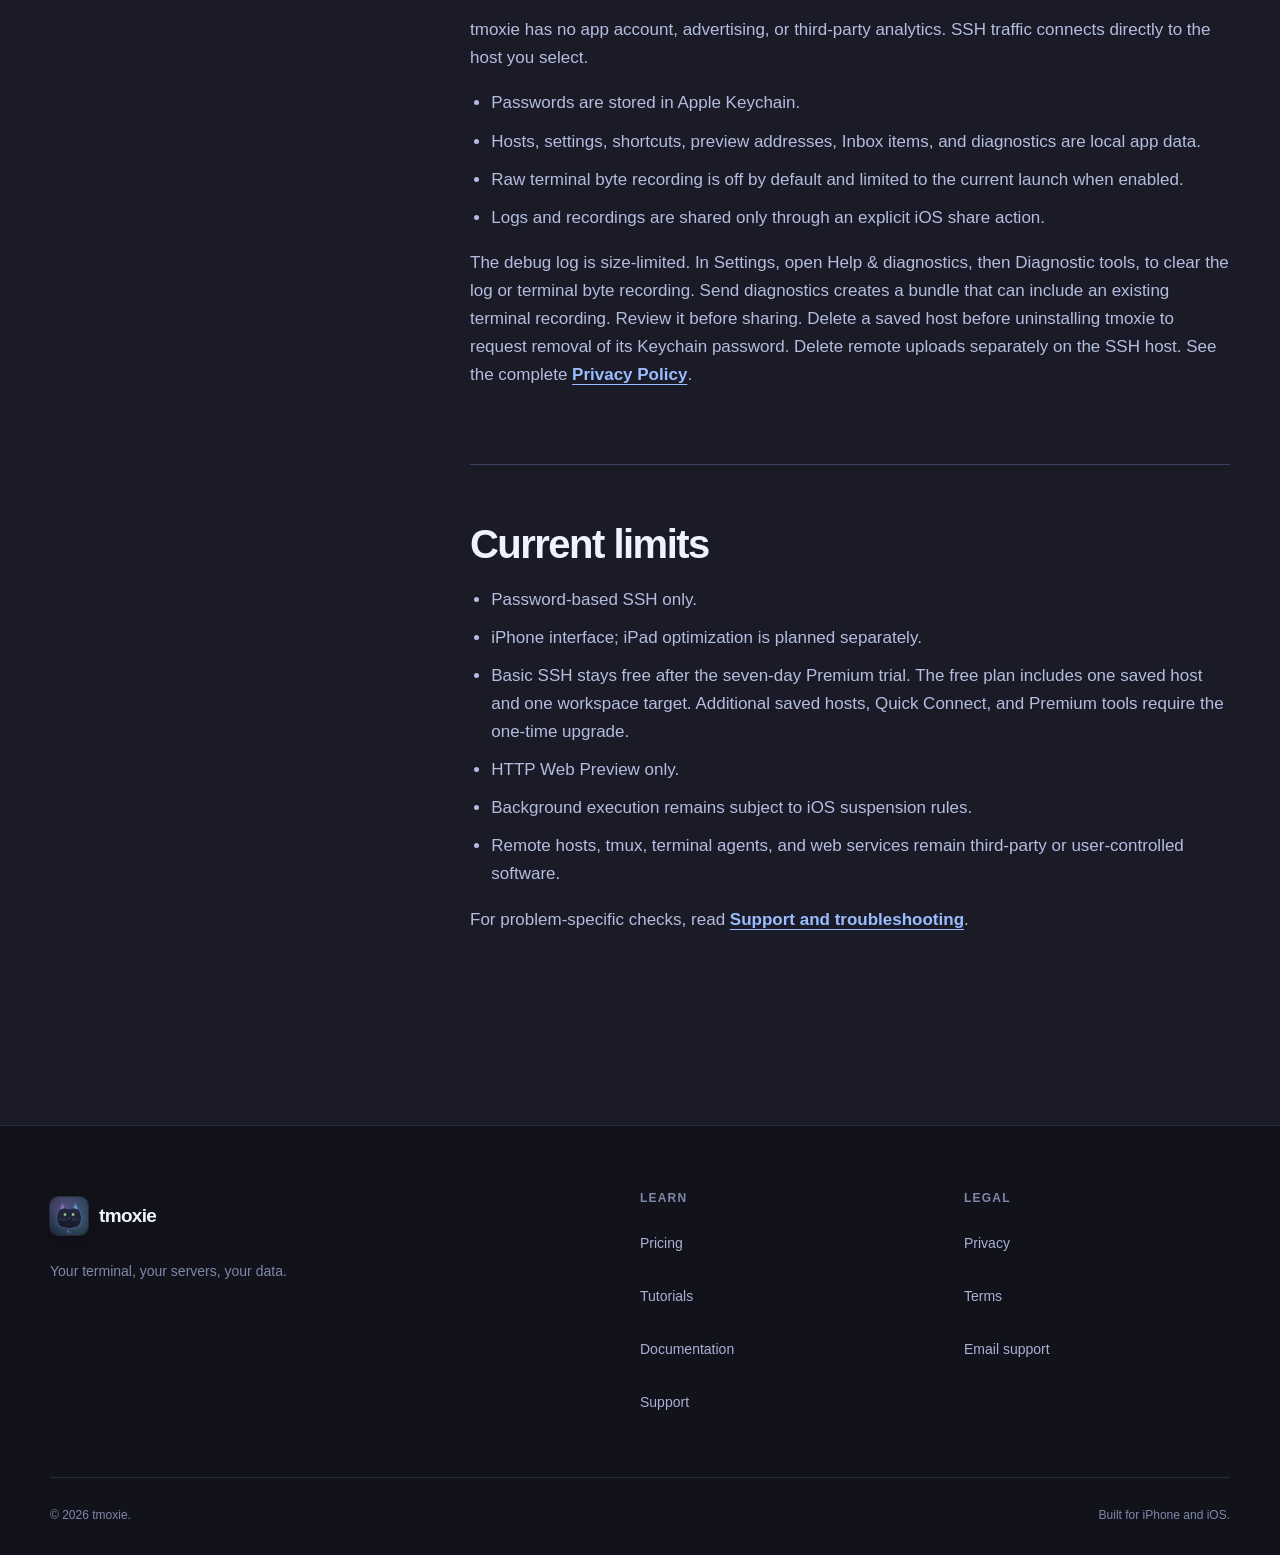
<file: docs/index.html>
<!DOCTYPE html>
<html lang="en">
<head>
  <meta charset="utf-8">
  <meta name="viewport" content="width=device-width, initial-scale=1">
  <meta name="description" content="Reference for tmoxie on iPhone. Check SSH requirements, tmux sessions, optional Herdr TUI workspaces, coding agent input, Web Preview, and current limits.">
  <meta name="theme-color" content="#1a1b26">
  <meta name="robots" content="index, follow">
  <link rel="canonical" href="https://tmoxie.app/docs/">
  <meta property="og:type" content="article">
  <meta property="og:site_name" content="tmoxie">
  <meta property="og:title" content="SSH, tmux and Herdr reference for iPhone | tmoxie">
  <meta property="og:description" content="Reference for tmoxie on iPhone. Check SSH requirements, tmux sessions, optional Herdr TUI workspaces, coding agent input, Web Preview, and current limits.">
  <meta property="og:url" content="https://tmoxie.app/docs/">
  <meta property="og:image" content="https://tmoxie.app/assets/og-image.jpg">
  <meta property="og:image:width" content="1200">
  <meta property="og:image:height" content="630">
  <meta property="og:image:alt" content="tmoxie app icon beside a remote terminal session">
  <meta name="twitter:title" content="SSH, tmux and Herdr reference for iPhone | tmoxie">
  <meta name="twitter:description" content="Reference for tmoxie on iPhone. Check SSH requirements, tmux sessions, optional Herdr TUI workspaces, coding agent input, Web Preview, and current limits.">
  <meta name="twitter:card" content="summary_large_image">
  <meta name="twitter:image" content="https://tmoxie.app/assets/og-image.jpg">
  <meta name="twitter:image:alt" content="tmoxie app icon beside a remote terminal session">
  <title>SSH, tmux and Herdr reference for iPhone | tmoxie</title>
  <link rel="icon" href="../assets/favicon.png" type="image/png">
  <link rel="apple-touch-icon" href="../assets/apple-touch-icon.png">
  <link rel="stylesheet" href="../assets/styles.css">
  <script src="../assets/site.js" defer></script>
  <script type="application/ld+json">
  {
    "@context": "https://schema.org",
    "@graph": [
      {
        "@type": "WebPage",
        "@id": "https://tmoxie.app/docs/#webpage",
        "url": "https://tmoxie.app/docs/",
        "name": "SSH, tmux and Herdr reference for iPhone | tmoxie",
        "description": "Reference for tmoxie on iPhone. Check SSH requirements, tmux sessions, optional Herdr TUI workspaces, coding agent input, Web Preview, and current limits.",
        "inLanguage": "en",
        "isPartOf": {
          "@id": "https://tmoxie.app/#website"
        },
        "about": {
          "@id": "https://tmoxie.app/#app"
        },
        "breadcrumb": {
          "@id": "https://tmoxie.app/docs/#breadcrumb"
        }
      },
      {
        "@type": "BreadcrumbList",
        "@id": "https://tmoxie.app/docs/#breadcrumb",
        "itemListElement": [
          {
            "@type": "ListItem",
            "position": 1,
            "name": "tmoxie",
            "item": "https://tmoxie.app/"
          },
          {
            "@type": "ListItem",
            "position": 2,
            "name": "Documentation",
            "item": "https://tmoxie.app/docs/"
          }
        ]
      }
    ]
  }
  </script>
</head>
<body>
  <a class="skip-link" href="#main">Skip to content</a>

  <header class="site-header">
    <nav class="nav shell" aria-label="Main navigation">
      <a class="brand" href="../"><img class="app-icon" src="../assets/app-icon.avif" width="38" height="38" alt=""><span>tmoxie</span></a>
      <button class="nav-toggle" type="button" aria-expanded="false" aria-controls="nav-links" data-nav-toggle>
        <span class="sr-only">Open navigation</span><span aria-hidden="true"></span><span aria-hidden="true"></span>
      </button>
      <div class="nav-links" id="nav-links" data-nav-links>
        <a href="../pricing/">Pricing</a>
        <a href="../tutorials/">Tutorials</a>
        <a href="../docs/" aria-current="page">Docs</a>
        <a href="../support/">Support</a>
        <a class="nav-action" href="../tutorials/#quick-start">Start tutorial</a>
      </div>
    </nav>
  </header>

  <main id="main">
    <header class="page-hero page-hero-docs">
      <div class="page-hero-inner shell">
        <div>
          <p class="eyebrow">Documentation</p>
          <h1>SSH, tmux, and Herdr on iPhone.</h1>
          <p class="lede">A practical reference for connections, tmux navigation, agent input, previews, local data, and recovery.</p>
        </div>
        <div class="page-hero-mark">
          <img class="app-icon page-hero-icon" src="../assets/app-icon.avif" width="116" height="116" alt="tmoxie app icon">
        </div>
      </div>
    </header>

    <div class="content-layout">
      <aside class="doc-sidebar" aria-label="Documentation contents">
        <strong>Reference</strong>
        <nav aria-label="Documentation sections">
          <a href="#requirements">Requirements</a>
          <a href="#concepts">Core concepts</a>
          <a href="#hosts">Hosts and security</a>
          <a href="#sessions">Sessions and windows</a>
          <a href="#herdr">Herdr TUI workspaces</a>
          <a href="#terminal">Terminal input</a>
          <a href="#composer">Agent composer</a>
          <a href="#shortcuts">Shortcut bar</a>
          <a href="#attachments">Attachments</a>
          <a href="#preview">Web Preview</a>
          <a href="#inbox">Agent Inbox</a>
          <a href="#appearance">Appearance</a>
          <a href="#data">Data and privacy</a>
          <a href="#limits">Current limits</a>
        </nav>
      </aside>

      <article class="article">
        <section id="requirements">
          <h2>Requirements</h2>
          <ul>
            <li>iPhone with iOS 17 or later.</li>
            <li>A reachable SSH server with password authentication.</li>
            <li>Local Network permission when the host is reached through a LAN or VPN.</li>
            <li>tmux on the remote host for session cards, windows, panes, reconnect routing, and Web Preview memory.</li>
          </ul>
          <p>In tmoxie 0.3.87, the <a href="../tutorials/#local-demo">local demo</a> needs only the iPhone. The server requirements above apply to live connections.</p>
          <p>For a home or private host, <a href="../tutorials/#tailscale">Tailscale or another VPN</a> is recommended. A host without tmux can use the plain SSH fallback. Public-key authentication and iPad-optimized layouts are not included in the current release.</p>
        </section>

        <section id="concepts">
          <h2>Core concepts</h2>
          <h3>Host</h3>
          <p>A remote machine reached over SSH. A saved host contains its label, network address, port, username, and a Keychain-protected password.</p>
          <h3>Session</h3>
          <p>A tmux workspace that continues running on the remote host after your phone disconnects. A session can contain several windows.</p>
          <h3>Window</h3>
          <p>A tab-like terminal group inside a session. Each window contains one or more panes. tmoxie presents windows as tabs and remembers the visible window for each session.</p>
          <h3>Pane</h3>
          <p>An individual terminal inside a window. A pane can run a shell, editor, server, log stream, or terminal AI agent.</p>
          <div class="callout"><p>tmoxie does not move your process into a cloud service. The process remains on your SSH host, inside tmux.</p></div>
        </section>

        <section id="hosts">
          <h2>Hosts and SSH security</h2>
          <p>Saved SSH passwords use Apple Keychain with device-only, non-synchronizing protection. Host records and trusted fingerprints are stored locally by the app.</p>
          <h3>Host-key verification</h3>
          <p>The first connection asks you to trust the server fingerprint. Compare it with a trusted source. If the fingerprint changes later, stop and confirm that the host was rebuilt or its key was intentionally rotated before deleting the saved trust entry.</p>
          <h3>Private hosts with Tailscale</h3>
          <p>Tailscale can provide the private network route to a home computer without opening SSH to the public internet. Install it on the iPhone and remote computer, sign in to the same tailnet, then save the host's MagicDNS name or Tailscale IP address in tmoxie.</p>
          <p>tmoxie still connects to the computer's normal OpenSSH server. Current releases require the OS username and an SSH password. tmoxie does not currently authenticate through <a href="https://tailscale.com/docs/features/tailscale-ssh">Tailscale SSH</a>. See the <a href="../tutorials/#tailscale">step-by-step Tailscale tutorial</a>.</p>
          <h3>Connection failures</h3>
          <ul>
            <li>Confirm hostname or IP address, port, username, and password.</li>
            <li>Confirm VPN, Tailscale, or local network access.</li>
            <li>Confirm <code>sshd</code> is running and password login is allowed.</li>
            <li>Try the same credentials with another SSH client to separate server and app issues.</li>
          </ul>
        </section>

        <section id="sessions">
          <h2>Sessions, windows, and panes</h2>
          <p>The Sessions screen reads tmux state from the selected host. On a tmux-capable host, tmoxie can create or attach the default <code>tmoxie-home</code> session and also discovers your other existing sessions. Pull down to request a fresh list and new card snapshots.</p>
          <h3>Session actions</h3>
          <ul>
            <li>Create a new named session from the add button.</li>
            <li>Rename a session from its actions menu.</li>
            <li>Kill a session only when you intend to destroy all of its windows and processes.</li>
          </ul>
          <h3>Window navigation</h3>
          <p>Tap a window tab to switch. Open the Jump to window sheet for a larger list. tmoxie remembers the last visible window by session and prefers that selection when you return.</p>
          <h3>Minimize and Full Screen</h3>
          <p>Minimize returns to session cards without closing the session. Full Screen is available from the more menu and hides app chrome while keeping a floating way back to the normal layout.</p>
          <figure class="doc-figure">
            <img src="../assets/screens/panes.jpg" width="660" height="1434" loading="lazy" alt="Multiple tmux panes presented in tmoxie">
            <figcaption>Remote tmux remains the source of truth for session, window, and pane state.</figcaption>
          </figure>
        </section>

        <section id="herdr">
          <h2>Herdr TUI workspaces on iPhone</h2>
          <p>Herdr TUI is an optional remote workspace manager alongside tmux. Install a compatible Herdr TUI release on your SSH host first. tmoxie connects over SSH and lets you navigate its sessions, workspaces, tabs, and panes. Coding agents run inside those remote panes.</p>
          <p>tmoxie 0.3.87 supports the following stable Herdr TUI releases. tmoxie checks the release and its matching protocol before opening a workspace.</p>
          <figure class="table-scroll" tabindex="0">
            <figcaption class="sr-only">Herdr TUI compatibility in tmoxie 0.3.87</figcaption>
            <table class="survival-table">
              <thead><tr><th scope="col">Herdr TUI release</th><th scope="col">Protocol</th></tr></thead>
              <tbody>
                <tr><td>Stable 0.9.5</td><td>22</td></tr>
                <tr><td>Stable 0.8.x</td><td>19 or 20</td></tr>
              </tbody>
            </table>
          </figure>
          <p>Preview channels, other releases, and mismatched protocols are not supported. Herdr requires an active Premium trial or the one-time Premium purchase. You can continue to use tmux when Herdr is unavailable or incompatible. Follow the <a href="../tutorials/#herdr-setup">Herdr TUI setup tutorial</a> to connect.</p>
          <p>Herdr TUI and the newer Herdr app built on herdr-core are separate products. This integration is for Herdr TUI, and does not imply support for the newer app's agents or workspaces. See the official <a href="https://herdr.dev/tui/">Herdr TUI overview</a> and <a href="https://herdr.dev/tui/docs/">Herdr TUI documentation</a> for host setup.</p>
          <p>tmoxie uses your existing SSH connection and does not provide an always-on notification service. iOS can suspend that connection in the background. Remote processes remain subject to the host and Herdr's own lifecycle.</p>
        </section>

        <section id="terminal">
          <h2>Terminal input and scrolling</h2>
          <p>Terminal emulation uses libghostty VT with a UIKit renderer. Shell panes receive direct terminal input. Known agent panes also gain the optional local composer described below.</p>
          <ul>
            <li>Drag terminal content to scroll through available history.</li>
            <li>Use the shortcut bar for keys that are awkward on the iPhone keyboard.</li>
            <li>Hold and drag the directional control for repeated cursor or navigation input.</li>
            <li>Use the pane refresh action after reconnect if the visible TUI needs a fresh capture.</li>
          </ul>
          <p>Full-screen terminal apps often use an alternate screen with their own redraw behavior. tmoxie preserves that distinction so shells keep scrollback while agent and editor TUIs can redraw their active view.</p>
        </section>

        <section id="composer">
          <h2>Agent composer</h2>
          <p>The composer is a local draft field for known terminal AI agents. Text does not reach the host until Send is activated.</p>
          <ul>
            <li>The keyboard’s Send key submits the draft.</li>
            <li>The circular up arrow sends the same complete draft.</li>
            <li>Hardware Return sends. Paste or dictate when a prompt needs multiple lines.</li>
            <li>Collapse hides the editor while keeping its draft available.</li>
            <li>Dictation updates the draft and stops rather than overwriting a manual edit.</li>
          </ul>
          <p>Multi-line prompts use bracketed paste only when the active terminal requested that mode. The prompt body and submit key are written in order so an agent receives one complete turn.</p>
          <h3>Voice dictation</h3>
          <p>Dictation requires Microphone and Speech Recognition permissions and runs only when on-device recognition is available. Audio is not saved by tmoxie.</p>
        </section>

        <section id="shortcuts">
          <h2>Shortcut bar and pads</h2>
          <p>Quick Bar is the one-tap row above the keyboard. Pads hold larger groups for tmux, common agents, universal terminal actions, and navigation keys.</p>
          <h3>Customize the bar</h3>
          <ol>
            <li>Open Settings, scroll to Keyboard, then tap Customize bar.</li>
            <li>Switch between Quick Bar and Pads.</li>
            <li>Add built-ins from the searchable library or create a custom shortcut.</li>
            <li>Tap an editable shortcut to change it, or use Reorder to move shortcuts.</li>
            <li>Swipe to delete a shortcut. Add built-ins again from the library when needed.</li>
          </ol>
          <p>Pads themselves are built-in groups. Their shortcuts can be added, edited, reordered, deleted, and pinned individually to Quick Bar. The keyboard-dismiss control stays pinned at the trailing edge.</p>
          <div class="callout"><p>Shortcut customization is part of Premium. Default keyboard controls remain available without editing the layout.</p></div>
        </section>

        <section id="attachments">
          <h2>Photos, clipboard images, and files</h2>
          <p>The composer attachment menu offers Photo Library, Files, and Clipboard Image. If the clipboard has no image, tmoxie keeps the action available and shows a clear message after you tap it.</p>
          <p>tmoxie uploads the selected item to <code>~/.tmoxie-uploads</code> on the active SSH host and inserts the remote path into the draft. One selected image can be annotated before upload.</p>
          <h3>Remote cleanup</h3>
          <p>Attachments are temporary. During later uploads, tmoxie attempts to remove older files to limit remote storage. This is not a guaranteed deletion schedule. Keep a separate copy of files you need, and remove sensitive uploads yourself. To inspect remote storage:</p>
          <pre><code>du -sh ~/.tmoxie-uploads
find ~/.tmoxie-uploads -type f -mtime +7 -print
# Review the list, then:
find ~/.tmoxie-uploads -type f -mtime +7 -delete</code></pre>
        </section>

        <section id="preview">
          <h2>Web Preview</h2>
          <p>Web Preview opens a remote HTTP loopback service through the existing SSH connection. It does not expose the service publicly.</p>
          <ul>
            <li>Tap the globe from a tmux pane.</li>
            <li>Enter a bare port such as <code>3000</code> or a loopback address and path.</li>
            <li>Edit the address to change destinations, or use Reload for the current page.</li>
            <li>Return to another tmux window to use its separately remembered address.</li>
          </ul>
          <p>The server must listen on the remote loopback interface. SSH port forwarding must be allowed. HTTPS preview is not supported in the current release.</p>
          <div class="callout"><p>Web Preview uses a non-persistent WebKit data store. A page can still request external resources under that page's own behavior and policies.</p></div>
        </section>

        <section id="inbox">
          <h2>Agent Inbox and notifications</h2>
          <p>The Inbox collects supported terminal notifications such as an agent needing input or finishing a task. Items can route back to their host, session, window, and pane when that destination still exists.</p>
          <h3>Set up agent hooks</h3>
          <ol>
            <li>Open Agent Inbox. From the empty state, choose the setup action.</li>
            <li>Copy the installation prompt.</li>
            <li>Paste it into the agent running on the selected host.</li>
            <li>Review the requested shell files and hook changes, then let the agent install them.</li>
            <li>Run the included verification notification.</li>
          </ol>
          <p>tmoxie also recognizes common OSC notification sequences emitted by terminal tools. Inbox items remain available in the app. Local alerts and haptics require an active trial or Premium, and they work while tmoxie is active or only recently backgrounded. They are not always-on push notifications after iOS suspends SSH.</p>
        </section>

        <section id="appearance">
          <h2>App appearance and terminal themes</h2>
          <p>App controls use the Graphite interface and can follow the iPhone or stay in Light or Dark mode. Terminal color profiles are separate and affect live terminal content and session previews.</p>
          <p>Included terminal profiles are Tokyo Night, Catppuccin Mocha, Dracula, Gruvbox Dark, Nord, and Solarized Dark. Theme sources and licenses are available from Settings.</p>
        </section>

        <section id="data">
          <h2>Data, diagnostics, and deletion</h2>
          <p>tmoxie has no app account, advertising, or third-party analytics. SSH traffic connects directly to the host you select.</p>
          <ul>
            <li>Passwords are stored in Apple Keychain.</li>
            <li>Hosts, settings, shortcuts, preview addresses, Inbox items, and diagnostics are local app data.</li>
            <li>Raw terminal byte recording is off by default and limited to the current launch when enabled.</li>
            <li>Logs and recordings are shared only through an explicit iOS share action.</li>
          </ul>
          <p>The debug log is size-limited. In Settings, open Help &amp; diagnostics, then Diagnostic tools, to clear the log or terminal byte recording. Send diagnostics creates a bundle that can include an existing terminal recording. Review it before sharing. Delete a saved host before uninstalling tmoxie to request removal of its Keychain password. Delete remote uploads separately on the SSH host. See the complete <a href="../privacy/">Privacy Policy</a>.</p>
        </section>

        <section id="limits">
          <h2>Current limits</h2>
          <ul>
            <li>Password-based SSH only.</li>
            <li>iPhone interface; iPad optimization is planned separately.</li>
            <li>Basic SSH stays free after the seven-day Premium trial. The free plan includes one saved host and one workspace target. Additional saved hosts, Quick Connect, and Premium tools require the one-time upgrade.</li>
            <li>HTTP Web Preview only.</li>
            <li>Background execution remains subject to iOS suspension rules.</li>
            <li>Remote hosts, tmux, terminal agents, and web services remain third-party or user-controlled software.</li>
          </ul>
          <p>For problem-specific checks, read <a href="../support/">Support and troubleshooting</a>.</p>
        </section>
      </article>
    </div>
  </main>

  <footer class="site-footer">
    <div class="shell footer-grid">
      <div class="footer-brand"><a class="brand" href="../"><img class="app-icon" src="../assets/app-icon.avif" width="38" height="38" alt=""><span>tmoxie</span></a><p>Your terminal, your servers, your data.</p></div>
      <div><h2>Learn</h2><a href="../pricing/">Pricing</a><a href="../tutorials/">Tutorials</a><a href="../docs/">Documentation</a><a href="../support/">Support</a></div>
      <div><h2>Legal</h2><a href="../privacy/">Privacy</a><a href="../terms/">Terms</a><a href="mailto:tmoxie.support@gmail.com">Email support</a></div>
    </div>
    <div class="shell footer-bottom"><span>© 2026 tmoxie.</span><span>Built for iPhone and iOS.</span></div>
  </footer>
</body>
</html>
</file>
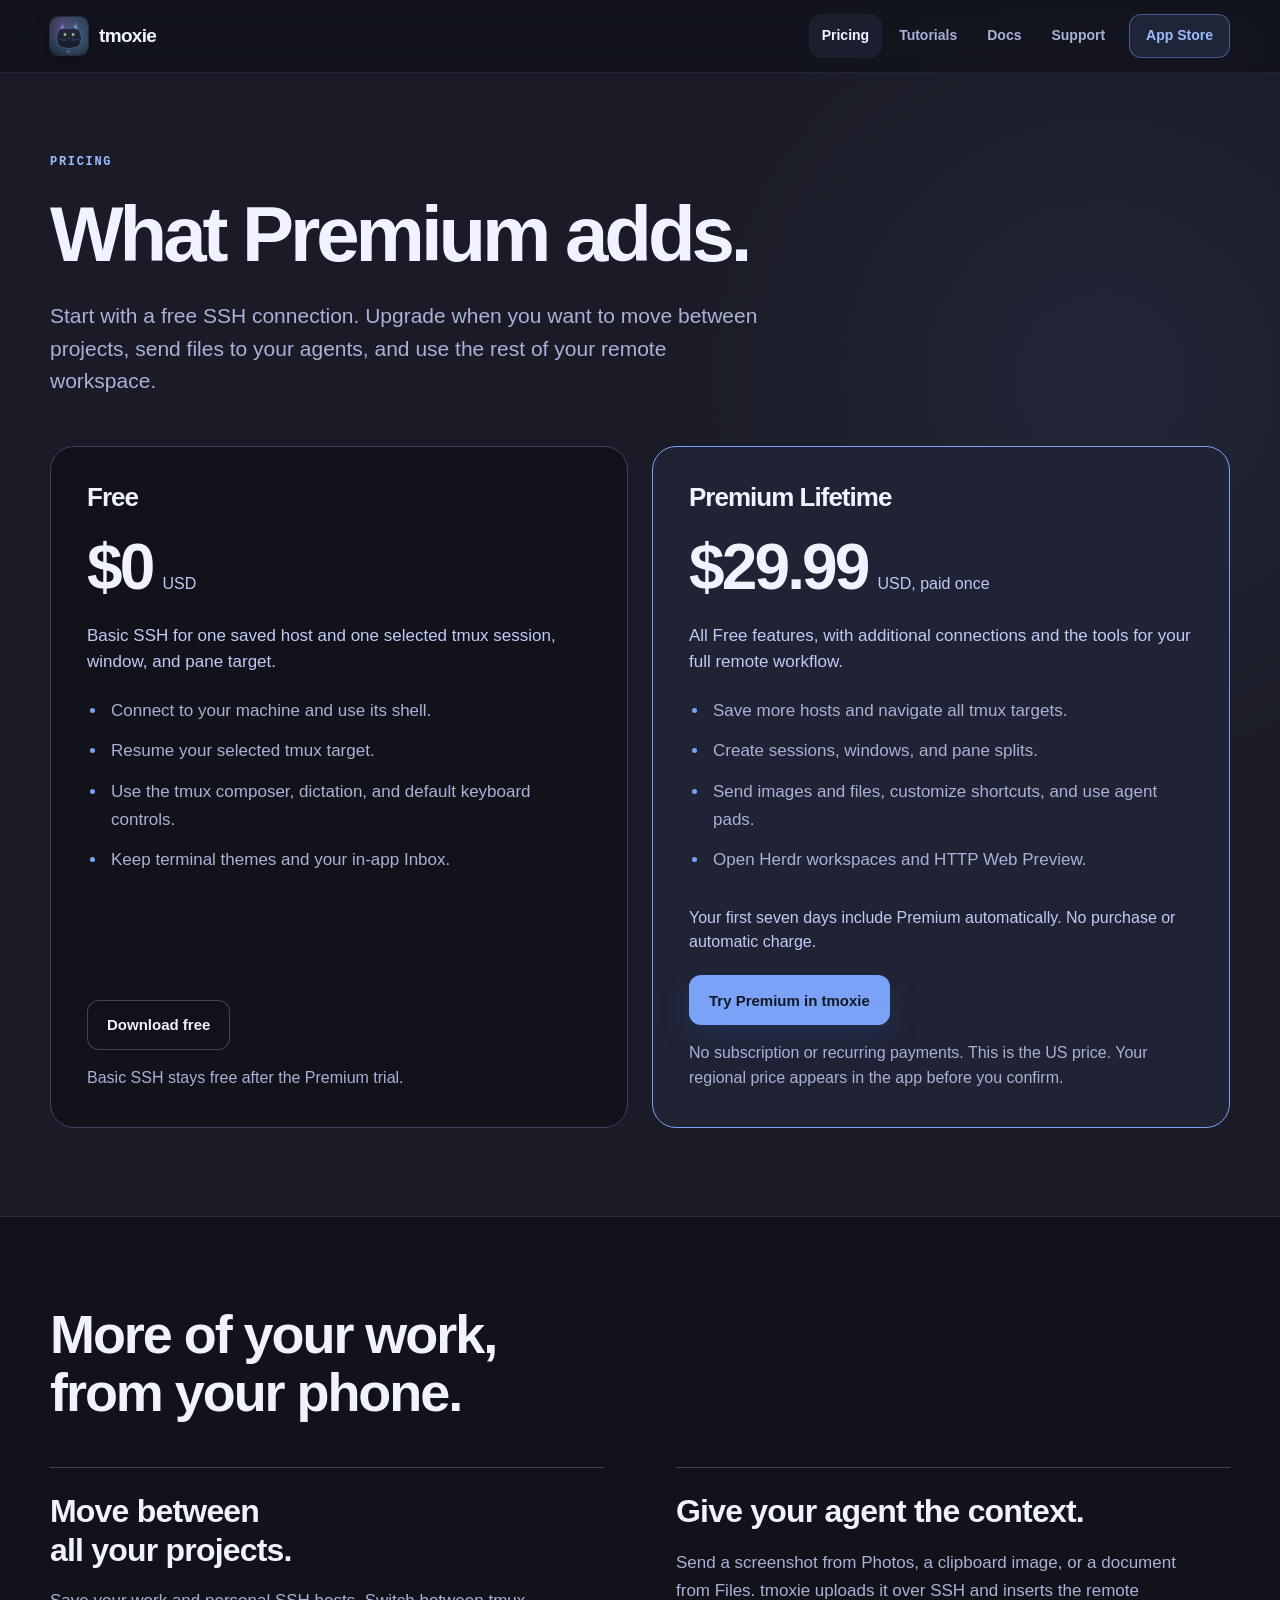
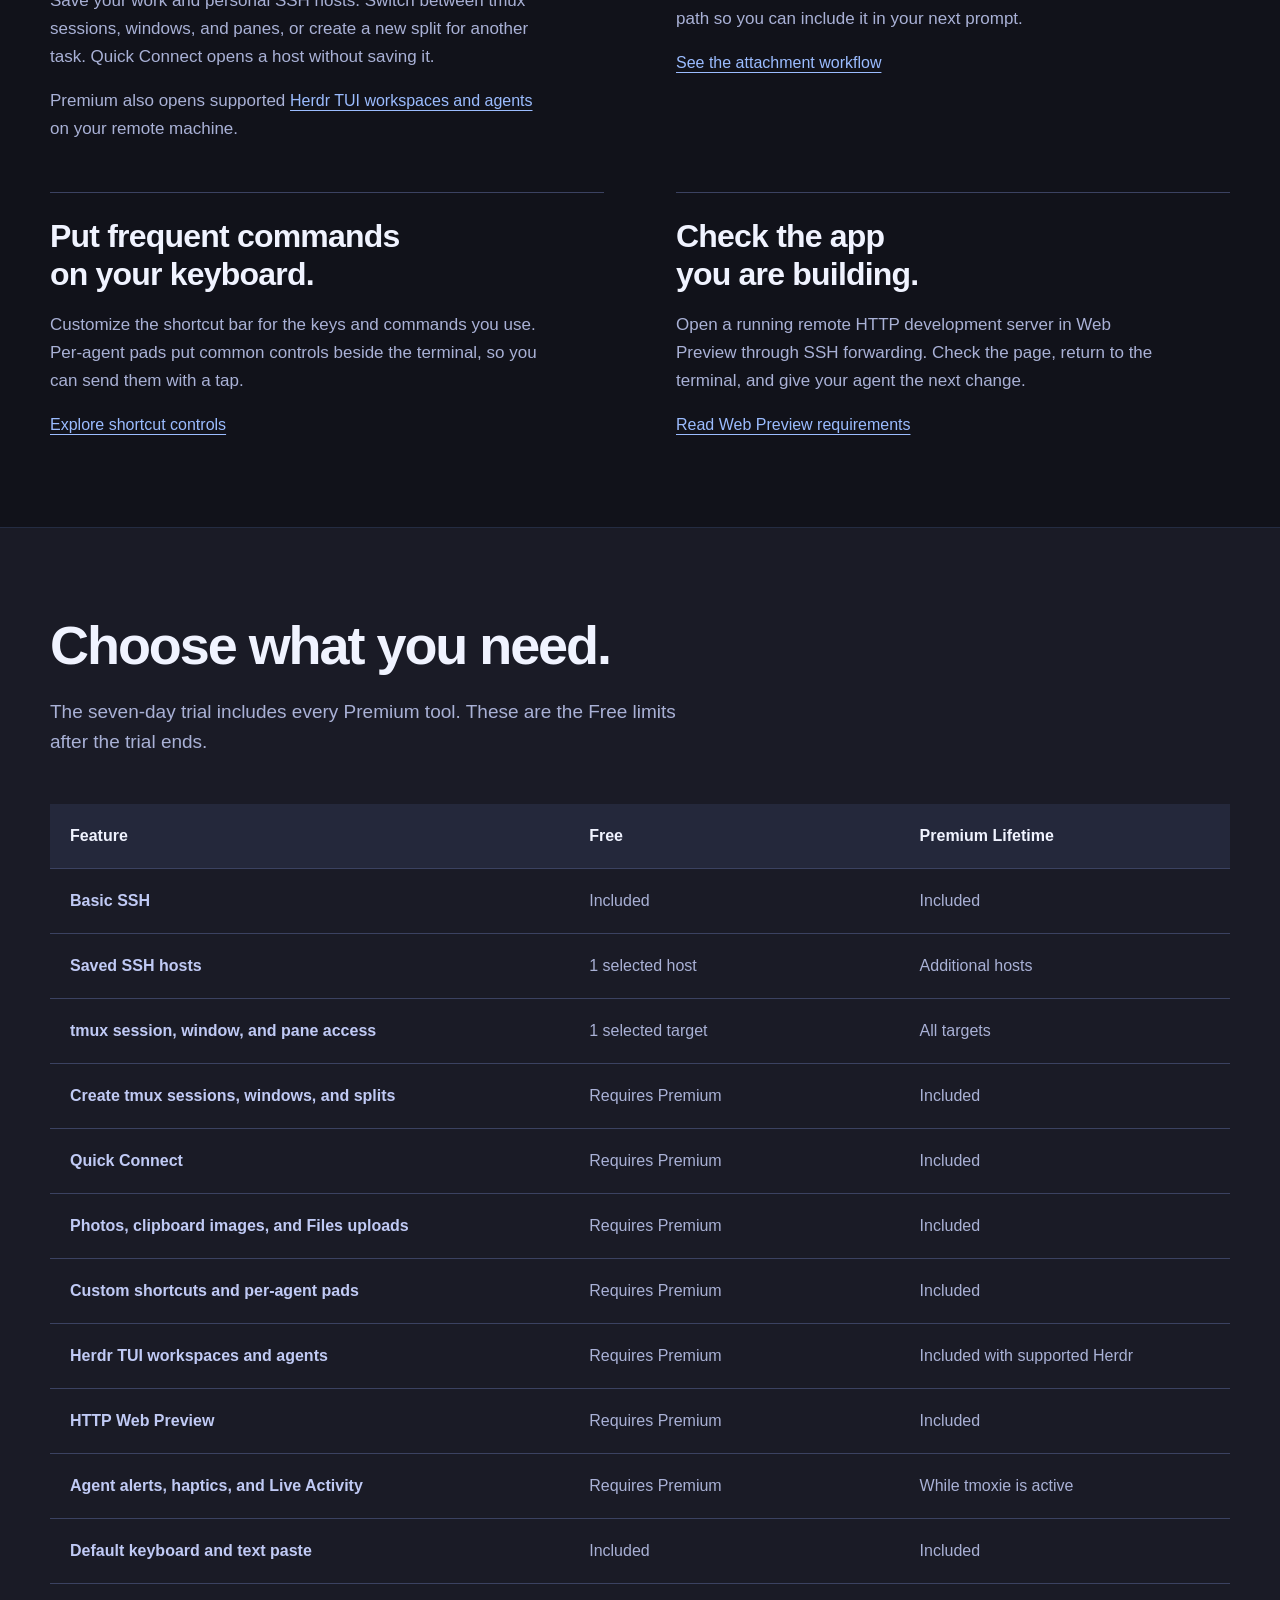
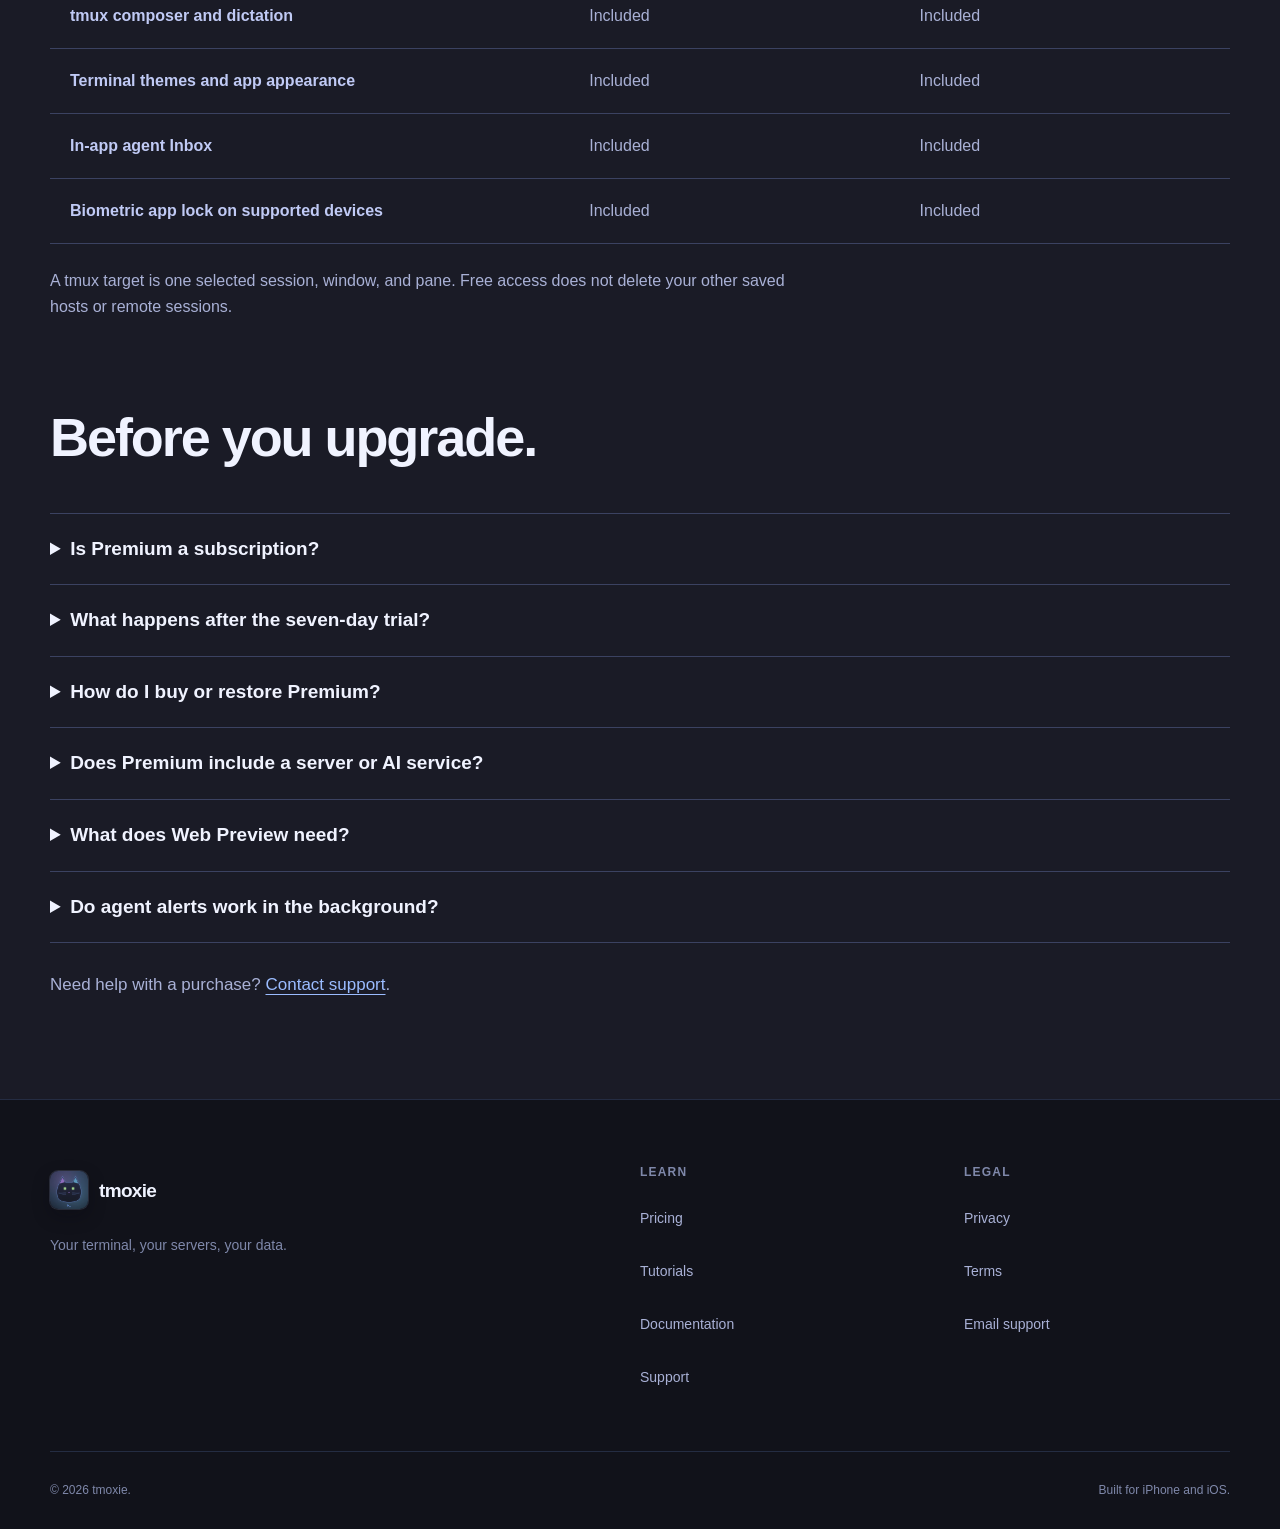
<file: pricing/index.html>
<!DOCTYPE html>
<html lang="en">
<head>
  <meta charset="utf-8">
  <meta name="viewport" content="width=device-width, initial-scale=1">
  <meta name="description" content="Compare free SSH with tmoxie Premium Lifetime. Pay once for additional hosts, all tmux targets, attachments, custom shortcuts, Herdr, and HTTP Web Preview.">
  <meta name="theme-color" content="#1a1b26">
  <meta name="robots" content="index, follow">
  <link rel="canonical" href="https://tmoxie.app/pricing/">
  <meta property="og:type" content="website">
  <meta property="og:site_name" content="tmoxie">
  <meta property="og:title" content="Free and Premium Lifetime pricing | tmoxie">
  <meta property="og:description" content="Compare free SSH with tmoxie Premium Lifetime. Pay once for additional hosts, all tmux targets, attachments, custom shortcuts, Herdr, and HTTP Web Preview.">
  <meta property="og:url" content="https://tmoxie.app/pricing/">
  <meta property="og:image" content="https://tmoxie.app/assets/og-image.jpg">
  <meta property="og:image:width" content="1200">
  <meta property="og:image:height" content="630">
  <meta property="og:image:alt" content="tmoxie app icon beside a remote terminal session">
  <meta name="twitter:title" content="Free and Premium Lifetime pricing | tmoxie">
  <meta name="twitter:description" content="Compare free SSH with tmoxie Premium Lifetime. Pay once for additional hosts, all tmux targets, attachments, custom shortcuts, Herdr, and HTTP Web Preview.">
  <meta name="twitter:card" content="summary_large_image">
  <meta name="twitter:image" content="https://tmoxie.app/assets/og-image.jpg">
  <meta name="twitter:image:alt" content="tmoxie app icon beside a remote terminal session">
  <title>Free and Premium Lifetime pricing | tmoxie</title>
  <link rel="icon" href="../assets/favicon.png" type="image/png">
  <link rel="apple-touch-icon" href="../assets/apple-touch-icon.png">
  <link rel="stylesheet" href="../assets/styles.css">
  <script src="../assets/site.js" defer></script>
  <script type="application/ld+json">
  {
    "@context": "https://schema.org",
    "@graph": [
      {
        "@type": "WebPage",
        "@id": "https://tmoxie.app/pricing/#webpage",
        "url": "https://tmoxie.app/pricing/",
        "name": "Free and Premium Lifetime pricing | tmoxie",
        "description": "Compare free SSH with tmoxie Premium Lifetime. Pay once for additional hosts, all tmux targets, attachments, custom shortcuts, Herdr, and HTTP Web Preview.",
        "inLanguage": "en",
        "isPartOf": {
          "@id": "https://tmoxie.app/#website"
        },
        "about": {
          "@id": "https://tmoxie.app/#app"
        },
        "breadcrumb": {
          "@id": "https://tmoxie.app/pricing/#breadcrumb"
        }
      },
      {
        "@type": "BreadcrumbList",
        "@id": "https://tmoxie.app/pricing/#breadcrumb",
        "itemListElement": [
          {
            "@type": "ListItem",
            "position": 1,
            "name": "tmoxie",
            "item": "https://tmoxie.app/"
          },
          {
            "@type": "ListItem",
            "position": 2,
            "name": "Pricing",
            "item": "https://tmoxie.app/pricing/"
          }
        ]
      }
    ]
  }
  </script>
</head>
<body>
  <a class="skip-link" href="#main">Skip to content</a>
  <header class="site-header">
    <nav class="nav shell" aria-label="Main navigation">
      <a class="brand" href="../"><img class="app-icon" src="../assets/app-icon.avif" width="38" height="38" alt=""><span>tmoxie</span></a>
      <button class="nav-toggle" type="button" aria-expanded="false" aria-controls="nav-links" data-nav-toggle>
        <span class="sr-only">Open navigation</span><span aria-hidden="true"></span><span aria-hidden="true"></span>
      </button>
      <div class="nav-links" id="nav-links" data-nav-links>
        <a href="../pricing/" aria-current="page">Pricing</a>
        <a href="../tutorials/">Tutorials</a>
        <a href="../docs/">Docs</a>
        <a href="../support/">Support</a>
        <a class="nav-action" href="https://apps.apple.com/us/app/tmoxie/id6767995101?uo=4">App Store</a>
      </div>
    </nav>
  </header>

  <main id="main">
    <section class="pricing-hero shell" aria-labelledby="pricing-title">
      <p class="eyebrow">Pricing</p>
      <h1 id="pricing-title">What Premium adds.</h1>
      <p class="lede">Start with a free SSH connection. Upgrade when you want to move between projects, send files to your agents, and use the rest of your remote workspace.</p>

      <div class="pricing-plans">
        <article class="pricing-plan" aria-labelledby="free-title">
          <h2 id="free-title">Free</h2>
          <p class="plan-price"><strong>$0</strong><span>USD</span></p>
          <p class="plan-summary">Basic SSH for one saved host and one selected tmux session, window, and pane target.</p>
          <ul class="plan-inclusions">
            <li>Connect to your machine and use its shell.</li>
            <li>Resume your selected tmux target.</li>
            <li>Use the tmux composer, dictation, and default keyboard controls.</li>
            <li>Keep terminal themes and your in-app Inbox.</li>
          </ul>
          <div class="plan-action">
            <a class="button button-secondary" href="https://apps.apple.com/us/app/tmoxie/id6767995101?uo=4">Download free</a>
            <p>Basic SSH stays free after the Premium trial.</p>
          </div>
        </article>

        <article class="pricing-plan pricing-plan-premium" aria-labelledby="premium-title">
          <h2 id="premium-title">Premium Lifetime</h2>
          <p class="plan-price"><strong>$29.99</strong><span>USD, paid once</span></p>
          <p class="plan-summary">All Free features, with additional connections and the tools for your full remote workflow.</p>
          <ul class="plan-inclusions">
            <li>Save more hosts and navigate all tmux targets.</li>
            <li>Create sessions, windows, and pane splits.</li>
            <li>Send images and files, customize shortcuts, and use agent pads.</li>
            <li>Open Herdr workspaces and HTTP Web Preview.</li>
          </ul>
          <div class="plan-action">
            <p class="plan-trial">Your first seven days include Premium automatically. No purchase or automatic charge.</p>
            <a class="button button-primary" href="https://apps.apple.com/us/app/tmoxie/id6767995101?uo=4">Try Premium in tmoxie</a>
            <p>No subscription or recurring payments. This is the US price. Your regional price appears in the app before you confirm.</p>
          </div>
        </article>
      </div>
    </section>

    <section class="pricing-benefits" aria-labelledby="benefits-title">
      <div class="shell">
        <div class="section-heading compact-heading">
          <h2 id="benefits-title">More of your work, from your phone.</h2>
        </div>
        <div class="pricing-benefit-grid">
          <article>
            <h3>Move between all your projects.</h3>
            <p>Save your work and personal SSH hosts. Switch between tmux sessions, windows, and panes, or create a new split for another task. Quick Connect opens a host without saving it.</p>
            <p>Premium also opens supported <a href="../docs/#herdr">Herdr TUI workspaces and agents</a> on your remote machine.</p>
          </article>
          <article>
            <h3>Give your agent the context.</h3>
            <p>Send a screenshot from Photos, a clipboard image, or a document from Files. tmoxie uploads it over SSH and inserts the remote path so you can include it in your next prompt.</p>
            <a href="../tutorials/#images-files">See the attachment workflow</a>
          </article>
          <article>
            <h3>Put frequent commands on your keyboard.</h3>
            <p>Customize the shortcut bar for the keys and commands you use. Per-agent pads put common controls beside the terminal, so you can send them with a tap.</p>
            <a href="../docs/#shortcuts">Explore shortcut controls</a>
          </article>
          <article>
            <h3>Check the app you are building.</h3>
            <p>Open a running remote HTTP development server in Web Preview through SSH forwarding. Check the page, return to the terminal, and give your agent the next change.</p>
            <a href="../docs/#preview">Read Web Preview requirements</a>
          </article>
        </div>
      </div>
    </section>

    <section class="pricing-comparison shell" aria-labelledby="comparison-title">
      <div class="section-heading compact-heading">
        <h2 id="comparison-title">Choose what you need.</h2>
        <p>The seven-day trial includes every Premium tool. These are the Free limits after the trial ends.</p>
      </div>
      <table class="pricing-table" role="table">
        <caption class="sr-only">Free and Premium Lifetime feature comparison</caption>
        <thead role="rowgroup"><tr role="row"><th scope="col" role="columnheader">Feature</th><th scope="col" role="columnheader">Free</th><th scope="col" role="columnheader">Premium Lifetime</th></tr></thead>
        <tbody role="rowgroup">
          <tr role="row"><th scope="row" role="rowheader">Basic SSH</th><td role="cell"><span class="comparison-plan" aria-hidden="true">Free</span>Included</td><td role="cell"><span class="comparison-plan" aria-hidden="true">Premium Lifetime</span>Included</td></tr>
          <tr role="row"><th scope="row" role="rowheader">Saved SSH hosts</th><td role="cell"><span class="comparison-plan" aria-hidden="true">Free</span>1 selected host</td><td role="cell"><span class="comparison-plan" aria-hidden="true">Premium Lifetime</span>Additional hosts</td></tr>
          <tr role="row"><th scope="row" role="rowheader">tmux session, window, and pane access</th><td role="cell"><span class="comparison-plan" aria-hidden="true">Free</span>1 selected target</td><td role="cell"><span class="comparison-plan" aria-hidden="true">Premium Lifetime</span>All targets</td></tr>
          <tr role="row"><th scope="row" role="rowheader">Create tmux sessions, windows, and splits</th><td role="cell"><span class="comparison-plan" aria-hidden="true">Free</span>Requires Premium</td><td role="cell"><span class="comparison-plan" aria-hidden="true">Premium Lifetime</span>Included</td></tr>
          <tr role="row"><th scope="row" role="rowheader">Quick Connect</th><td role="cell"><span class="comparison-plan" aria-hidden="true">Free</span>Requires Premium</td><td role="cell"><span class="comparison-plan" aria-hidden="true">Premium Lifetime</span>Included</td></tr>
          <tr role="row"><th scope="row" role="rowheader">Photos, clipboard images, and Files uploads</th><td role="cell"><span class="comparison-plan" aria-hidden="true">Free</span>Requires Premium</td><td role="cell"><span class="comparison-plan" aria-hidden="true">Premium Lifetime</span>Included</td></tr>
          <tr role="row"><th scope="row" role="rowheader">Custom shortcuts and per-agent pads</th><td role="cell"><span class="comparison-plan" aria-hidden="true">Free</span>Requires Premium</td><td role="cell"><span class="comparison-plan" aria-hidden="true">Premium Lifetime</span>Included</td></tr>
          <tr role="row"><th scope="row" role="rowheader">Herdr TUI workspaces and agents</th><td role="cell"><span class="comparison-plan" aria-hidden="true">Free</span>Requires Premium</td><td role="cell"><span class="comparison-plan" aria-hidden="true">Premium Lifetime</span>Included with supported Herdr</td></tr>
          <tr role="row"><th scope="row" role="rowheader">HTTP Web Preview</th><td role="cell"><span class="comparison-plan" aria-hidden="true">Free</span>Requires Premium</td><td role="cell"><span class="comparison-plan" aria-hidden="true">Premium Lifetime</span>Included</td></tr>
          <tr role="row"><th scope="row" role="rowheader">Agent alerts, haptics, and Live Activity</th><td role="cell"><span class="comparison-plan" aria-hidden="true">Free</span>Requires Premium</td><td role="cell"><span class="comparison-plan" aria-hidden="true">Premium Lifetime</span>While tmoxie is active</td></tr>
          <tr role="row"><th scope="row" role="rowheader">Default keyboard and text paste</th><td role="cell"><span class="comparison-plan" aria-hidden="true">Free</span>Included</td><td role="cell"><span class="comparison-plan" aria-hidden="true">Premium Lifetime</span>Included</td></tr>
          <tr role="row"><th scope="row" role="rowheader">tmux composer and dictation</th><td role="cell"><span class="comparison-plan" aria-hidden="true">Free</span>Included</td><td role="cell"><span class="comparison-plan" aria-hidden="true">Premium Lifetime</span>Included</td></tr>
          <tr role="row"><th scope="row" role="rowheader">Terminal themes and app appearance</th><td role="cell"><span class="comparison-plan" aria-hidden="true">Free</span>Included</td><td role="cell"><span class="comparison-plan" aria-hidden="true">Premium Lifetime</span>Included</td></tr>
          <tr role="row"><th scope="row" role="rowheader">In-app agent Inbox</th><td role="cell"><span class="comparison-plan" aria-hidden="true">Free</span>Included</td><td role="cell"><span class="comparison-plan" aria-hidden="true">Premium Lifetime</span>Included</td></tr>
          <tr role="row"><th scope="row" role="rowheader">Biometric app lock on supported devices</th><td role="cell"><span class="comparison-plan" aria-hidden="true">Free</span>Included</td><td role="cell"><span class="comparison-plan" aria-hidden="true">Premium Lifetime</span>Included</td></tr>
        </tbody>
      </table>
      <p class="comparison-note">A tmux target is one selected session, window, and pane. Free access does not delete your other saved hosts or remote sessions.</p>
    </section>

    <section class="pricing-faq shell" aria-labelledby="questions-title">
      <div class="section-heading compact-heading">
        <h2 id="questions-title">Before you upgrade.</h2>
      </div>
      <details>
        <summary>Is Premium a subscription?</summary>
        <p>No. Premium Lifetime is one optional in-app purchase. It has no recurring payments.</p>
      </details>
      <details>
        <summary>What happens after the seven-day trial?</summary>
        <p>The trial starts automatically when you first launch the app. It makes no automatic charge. If you do not buy Premium, Free keeps basic SSH, one saved host, and one selected tmux session, window, and pane target.</p>
        <p>Your other saved host records and remote tmux work remain. Access to additional targets and Premium tools requires the upgrade.</p>
      </details>
      <details id="purchase">
        <summary>How do I buy or restore Premium?</summary>
        <p>Download tmoxie, open Settings, then open Premium and choose Unlock Premium. Apple shows the regional price before you confirm the purchase.</p>
        <p>If you already bought Premium, choose Restore Purchases in the same Premium screen. Use the same Apple Account that made the purchase.</p>
      </details>
      <details>
        <summary>Does Premium include a server or AI service?</summary>
        <p>You supply the reachable SSH host and the software running there. tmux is required for tmux workspaces. Herdr integration requires a supported Herdr TUI installation. Hosting and any AI service usage are separate.</p>
        <p>Supported Herdr releases are stable 0.9.5 with protocol 22, and stable 0.8.x with protocol 19 or 20. The newer Herdr desktop app is a separate product. See <a href="../docs/#herdr">Herdr compatibility</a>.</p>
      </details>
      <details>
        <summary>What does Web Preview need?</summary>
        <p>A running HTTP server on your remote machine's loopback interface, plus permission for SSH port forwarding. HTTPS preview is not supported. Follow the <a href="../docs/#preview">Web Preview setup</a>.</p>
      </details>
      <details>
        <summary>Do agent alerts work in the background?</summary>
        <p>Premium provides local alerts, haptics, and Live Activity status while tmoxie is active, subject to permissions and the connection. iOS can suspend SSH in the background. tmoxie does not provide always-on monitoring or server push notifications.</p>
        <p>The in-app Inbox is included in Free. Read about <a href="../docs/#inbox">agent notifications and hooks</a>.</p>
      </details>
      <p class="pricing-help">Need help with a purchase? <a href="../support/">Contact support</a>.</p>
    </section>
  </main>

  <footer class="site-footer">
    <div class="shell footer-grid">
      <div class="footer-brand"><a class="brand" href="../"><img class="app-icon" src="../assets/app-icon.avif" width="38" height="38" alt=""><span>tmoxie</span></a><p>Your terminal, your servers, your data.</p></div>
      <div><h2>Learn</h2><a href="../pricing/" aria-current="page">Pricing</a><a href="../tutorials/">Tutorials</a><a href="../docs/">Documentation</a><a href="../support/">Support</a></div>
      <div><h2>Legal</h2><a href="../privacy/">Privacy</a><a href="../terms/">Terms</a><a href="mailto:tmoxie.support@gmail.com">Email support</a></div>
    </div>
    <div class="shell footer-bottom"><span>© 2026 tmoxie.</span><span>Built for iPhone and iOS.</span></div>
  </footer>
</body>
</html>
</file>
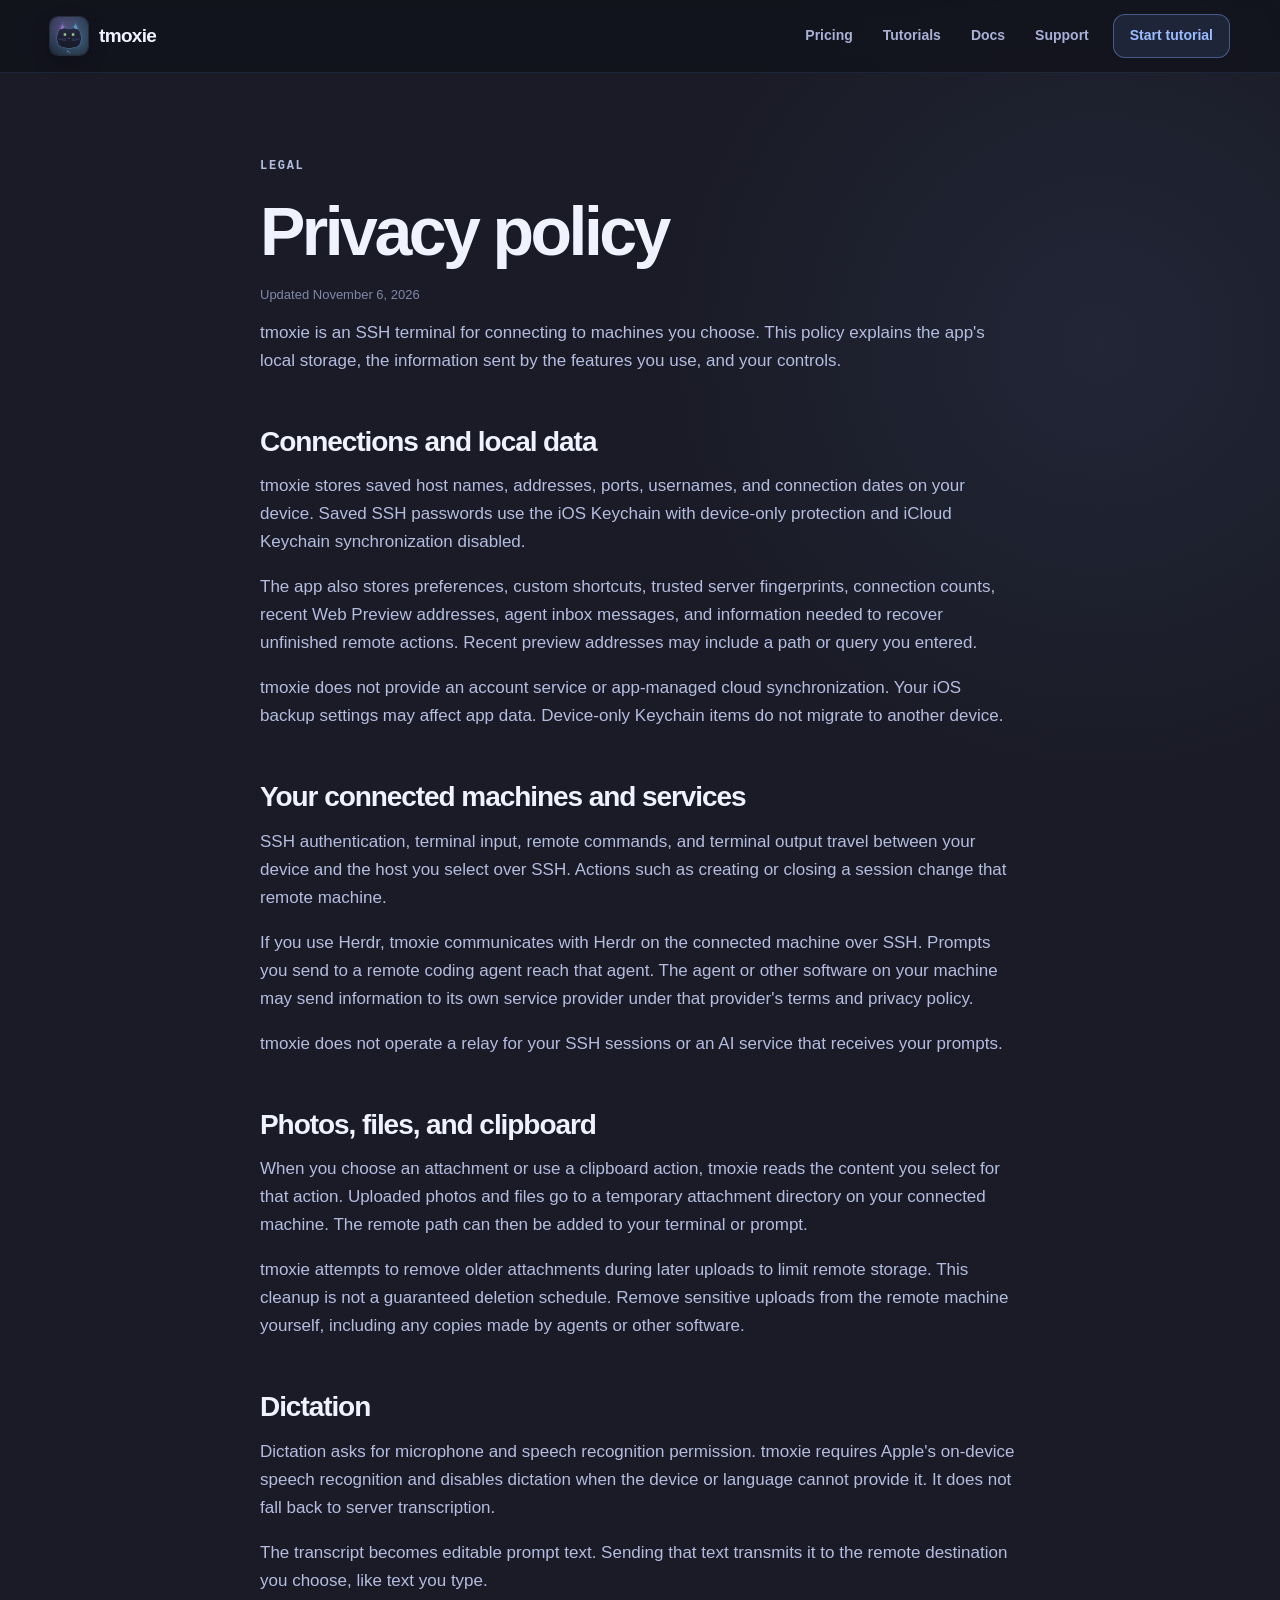
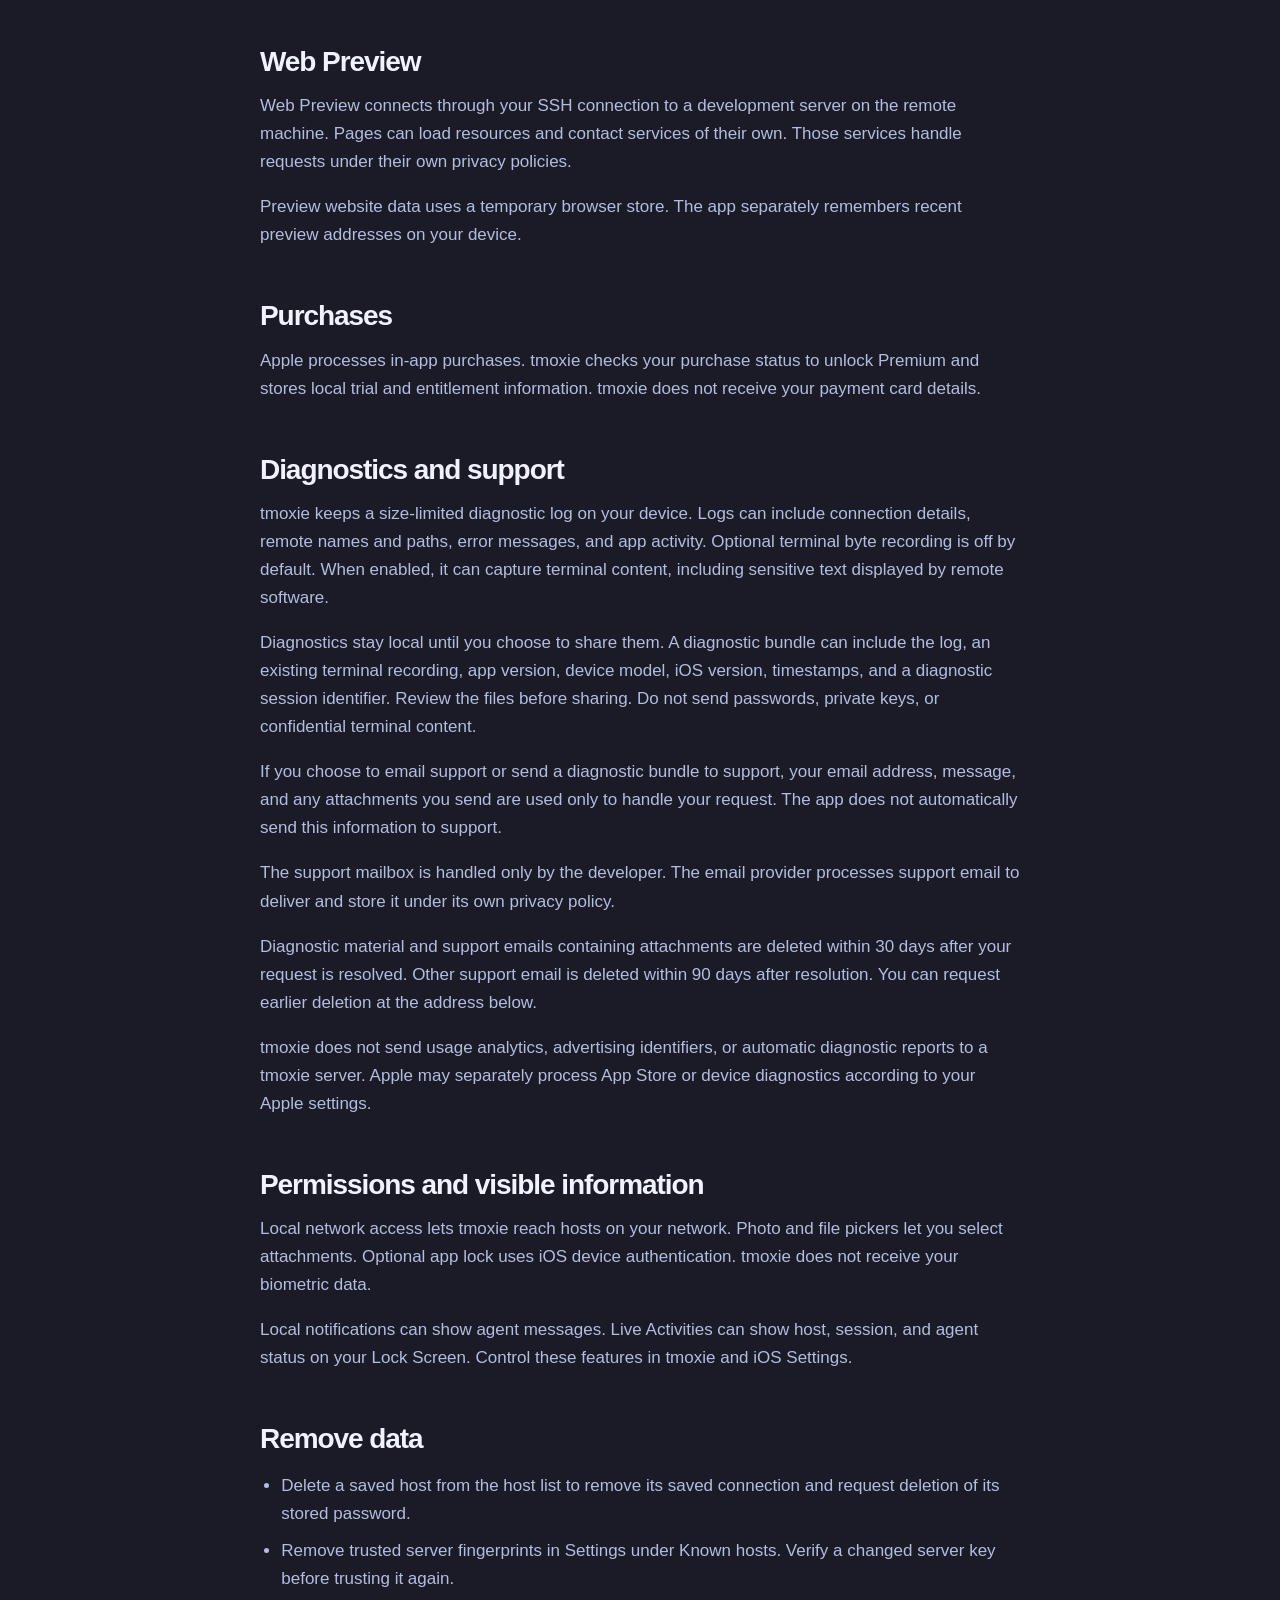
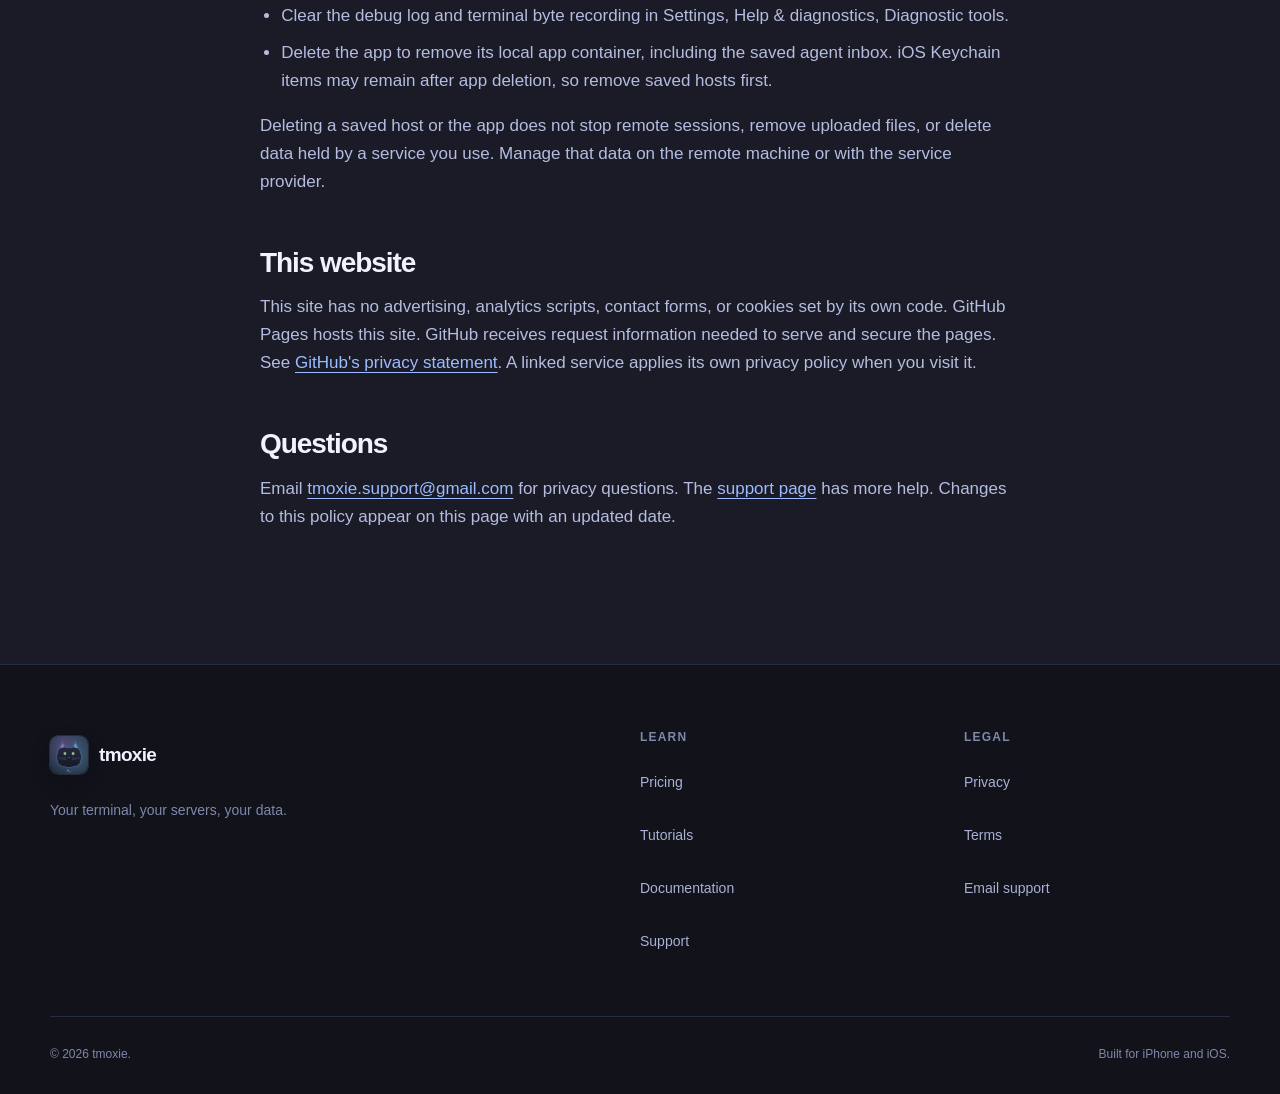
<file: privacy/index.html>
<!DOCTYPE html>
<html lang="en">
<head>
  <meta charset="utf-8">
  <meta name="viewport" content="width=device-width, initial-scale=1">
  <meta name="description" content="How tmoxie handles SSH credentials in Apple Keychain, terminal traffic, uploads, local diagnostics, dictation, and purchases. No tmoxie account or analytics.">
  <meta name="theme-color" content="#1a1b26">
  <meta name="robots" content="index, follow">
  <link rel="canonical" href="https://tmoxie.app/privacy/">
  <meta property="og:type" content="article">
  <meta property="og:site_name" content="tmoxie">
  <meta property="og:title" content="tmoxie privacy policy | SSH credentials and local data">
  <meta property="og:description" content="How tmoxie handles SSH credentials in Apple Keychain, terminal traffic, uploads, local diagnostics, dictation, and purchases. No tmoxie account or analytics.">
  <meta property="og:url" content="https://tmoxie.app/privacy/">
  <meta property="og:image" content="https://tmoxie.app/assets/og-image.jpg">
  <meta property="og:image:width" content="1200">
  <meta property="og:image:height" content="630">
  <meta property="og:image:alt" content="tmoxie app icon beside a remote terminal session">
  <meta name="twitter:title" content="tmoxie privacy policy | SSH credentials and local data">
  <meta name="twitter:description" content="How tmoxie handles SSH credentials in Apple Keychain, terminal traffic, uploads, local diagnostics, dictation, and purchases. No tmoxie account or analytics.">
  <meta name="twitter:card" content="summary_large_image">
  <meta name="twitter:image" content="https://tmoxie.app/assets/og-image.jpg">
  <meta name="twitter:image:alt" content="tmoxie app icon beside a remote terminal session">
  <title>tmoxie privacy policy | SSH credentials and local data</title>
  <link rel="icon" href="../assets/favicon.png" type="image/png">
  <link rel="apple-touch-icon" href="../assets/apple-touch-icon.png">
  <link rel="stylesheet" href="../assets/styles.css">
  <script src="../assets/site.js" defer></script>
  <script type="application/ld+json">
  {
    "@context": "https://schema.org",
    "@graph": [
      {
        "@type": "WebPage",
        "@id": "https://tmoxie.app/privacy/#webpage",
        "url": "https://tmoxie.app/privacy/",
        "name": "tmoxie privacy policy | SSH credentials and local data",
        "description": "How tmoxie handles SSH credentials in Apple Keychain, terminal traffic, uploads, local diagnostics, dictation, and purchases. No tmoxie account or analytics.",
        "inLanguage": "en",
        "isPartOf": {
          "@id": "https://tmoxie.app/#website"
        },
        "about": {
          "@id": "https://tmoxie.app/#app"
        },
        "breadcrumb": {
          "@id": "https://tmoxie.app/privacy/#breadcrumb"
        }
      },
      {
        "@type": "BreadcrumbList",
        "@id": "https://tmoxie.app/privacy/#breadcrumb",
        "itemListElement": [
          {
            "@type": "ListItem",
            "position": 1,
            "name": "tmoxie",
            "item": "https://tmoxie.app/"
          },
          {
            "@type": "ListItem",
            "position": 2,
            "name": "Privacy policy",
            "item": "https://tmoxie.app/privacy/"
          }
        ]
      }
    ]
  }
  </script>
</head>
<body>
  <a class="skip-link" href="#main">Skip to content</a>
  <header class="site-header">
    <nav class="nav shell" aria-label="Main navigation">
      <a class="brand" href="../"><img class="app-icon" src="../assets/app-icon.avif" width="38" height="38" alt=""><span>tmoxie</span></a>
      <button class="nav-toggle" type="button" aria-expanded="false" aria-controls="nav-links" data-nav-toggle>
        <span class="sr-only">Open navigation</span><span aria-hidden="true"></span><span aria-hidden="true"></span>
      </button>
      <div class="nav-links" id="nav-links" data-nav-links>
        <a href="../pricing/">Pricing</a>
        <a href="../tutorials/">Tutorials</a>
        <a href="../docs/">Docs</a>
        <a href="../support/">Support</a>
        <a class="nav-action" href="../tutorials/#quick-start">Start tutorial</a>
      </div>
    </nav>
  </header>

  <main class="legal" id="main">
    <p class="eyebrow">Legal</p>
    <h1>Privacy policy</h1>
    <p class="effective">Updated November 6, 2026</p>
    <p>tmoxie is an SSH terminal for connecting to machines you choose. This policy explains the app's local storage, the information sent by the features you use, and your controls.</p>

    <section>
      <h2>Connections and local data</h2>
      <p>tmoxie stores saved host names, addresses, ports, usernames, and connection dates on your device. Saved SSH passwords use the iOS Keychain with device-only protection and iCloud Keychain synchronization disabled.</p>
      <p>The app also stores preferences, custom shortcuts, trusted server fingerprints, connection counts, recent Web Preview addresses, agent inbox messages, and information needed to recover unfinished remote actions. Recent preview addresses may include a path or query you entered.</p>
      <p>tmoxie does not provide an account service or app-managed cloud synchronization. Your iOS backup settings may affect app data. Device-only Keychain items do not migrate to another device.</p>
    </section>

    <section>
      <h2>Your connected machines and services</h2>
      <p>SSH authentication, terminal input, remote commands, and terminal output travel between your device and the host you select over SSH. Actions such as creating or closing a session change that remote machine.</p>
      <p>If you use Herdr, tmoxie communicates with Herdr on the connected machine over SSH. Prompts you send to a remote coding agent reach that agent. The agent or other software on your machine may send information to its own service provider under that provider's terms and privacy policy.</p>
      <p>tmoxie does not operate a relay for your SSH sessions or an AI service that receives your prompts.</p>
    </section>

    <section>
      <h2>Photos, files, and clipboard</h2>
      <p>When you choose an attachment or use a clipboard action, tmoxie reads the content you select for that action. Uploaded photos and files go to a temporary attachment directory on your connected machine. The remote path can then be added to your terminal or prompt.</p>
      <p>tmoxie attempts to remove older attachments during later uploads to limit remote storage. This cleanup is not a guaranteed deletion schedule. Remove sensitive uploads from the remote machine yourself, including any copies made by agents or other software.</p>
    </section>

    <section>
      <h2>Dictation</h2>
      <p>Dictation asks for microphone and speech recognition permission. tmoxie requires Apple's on-device speech recognition and disables dictation when the device or language cannot provide it. It does not fall back to server transcription.</p>
      <p>The transcript becomes editable prompt text. Sending that text transmits it to the remote destination you choose, like text you type.</p>
    </section>

    <section>
      <h2>Web Preview</h2>
      <p>Web Preview connects through your SSH connection to a development server on the remote machine. Pages can load resources and contact services of their own. Those services handle requests under their own privacy policies.</p>
      <p>Preview website data uses a temporary browser store. The app separately remembers recent preview addresses on your device.</p>
    </section>

    <section>
      <h2>Purchases</h2>
      <p>Apple processes in-app purchases. tmoxie checks your purchase status to unlock Premium and stores local trial and entitlement information. tmoxie does not receive your payment card details.</p>
    </section>

    <section>
      <h2>Diagnostics and support</h2>
      <p>tmoxie keeps a size-limited diagnostic log on your device. Logs can include connection details, remote names and paths, error messages, and app activity. Optional terminal byte recording is off by default. When enabled, it can capture terminal content, including sensitive text displayed by remote software.</p>
      <p>Diagnostics stay local until you choose to share them. A diagnostic bundle can include the log, an existing terminal recording, app version, device model, iOS version, timestamps, and a diagnostic session identifier. Review the files before sharing. Do not send passwords, private keys, or confidential terminal content.</p>
      <p>If you choose to email support or send a diagnostic bundle to support, your email address, message, and any attachments you send are used only to handle your request. The app does not automatically send this information to support.</p>
      <p>The support mailbox is handled only by the developer. The email provider processes support email to deliver and store it under its own privacy policy.</p>
      <p>Diagnostic material and support emails containing attachments are deleted within 30 days after your request is resolved. Other support email is deleted within 90 days after resolution. You can request earlier deletion at the address below.</p>
      <p>tmoxie does not send usage analytics, advertising identifiers, or automatic diagnostic reports to a tmoxie server. Apple may separately process App Store or device diagnostics according to your Apple settings.</p>
    </section>

    <section>
      <h2>Permissions and visible information</h2>
      <p>Local network access lets tmoxie reach hosts on your network. Photo and file pickers let you select attachments. Optional app lock uses iOS device authentication. tmoxie does not receive your biometric data.</p>
      <p>Local notifications can show agent messages. Live Activities can show host, session, and agent status on your Lock Screen. Control these features in tmoxie and iOS Settings.</p>
    </section>

    <section>
      <h2>Remove data</h2>
      <ul>
        <li>Delete a saved host from the host list to remove its saved connection and request deletion of its stored password.</li>
        <li>Remove trusted server fingerprints in Settings under Known hosts. Verify a changed server key before trusting it again.</li>
        <li>Clear the debug log and terminal byte recording in Settings, Help &amp; diagnostics, Diagnostic tools.</li>
        <li>Delete the app to remove its local app container, including the saved agent inbox. iOS Keychain items may remain after app deletion, so remove saved hosts first.</li>
      </ul>
      <p>Deleting a saved host or the app does not stop remote sessions, remove uploaded files, or delete data held by a service you use. Manage that data on the remote machine or with the service provider.</p>
    </section>

    <section>
      <h2>This website</h2>
      <p>This site has no advertising, analytics scripts, contact forms, or cookies set by its own code. GitHub Pages hosts this site. GitHub receives request information needed to serve and secure the pages. See <a href="https://docs.github.com/en/site-policy/privacy-policies/github-general-privacy-statement">GitHub's privacy statement</a>. A linked service applies its own privacy policy when you visit it.</p>
    </section>

    <section>
      <h2>Questions</h2>
      <p>Email <a href="mailto:tmoxie.support@gmail.com">tmoxie.support@gmail.com</a> for privacy questions. The <a href="../support/">support page</a> has more help. Changes to this policy appear on this page with an updated date.</p>
    </section>
  </main>

  <footer class="site-footer">
    <div class="shell footer-grid">
      <div class="footer-brand"><a class="brand" href="../"><img class="app-icon" src="../assets/app-icon.avif" width="38" height="38" alt=""><span>tmoxie</span></a><p>Your terminal, your servers, your data.</p></div>
      <div><h2>Learn</h2><a href="../pricing/">Pricing</a><a href="../tutorials/">Tutorials</a><a href="../docs/">Documentation</a><a href="../support/">Support</a></div>
      <div><h2>Legal</h2><a href="../privacy/">Privacy</a><a href="../terms/">Terms</a><a href="mailto:tmoxie.support@gmail.com">Email support</a></div>
    </div>
    <div class="shell footer-bottom"><span>© 2026 tmoxie.</span><span>Built for iPhone and iOS.</span></div>
  </footer>
</body>
</html>
</file>
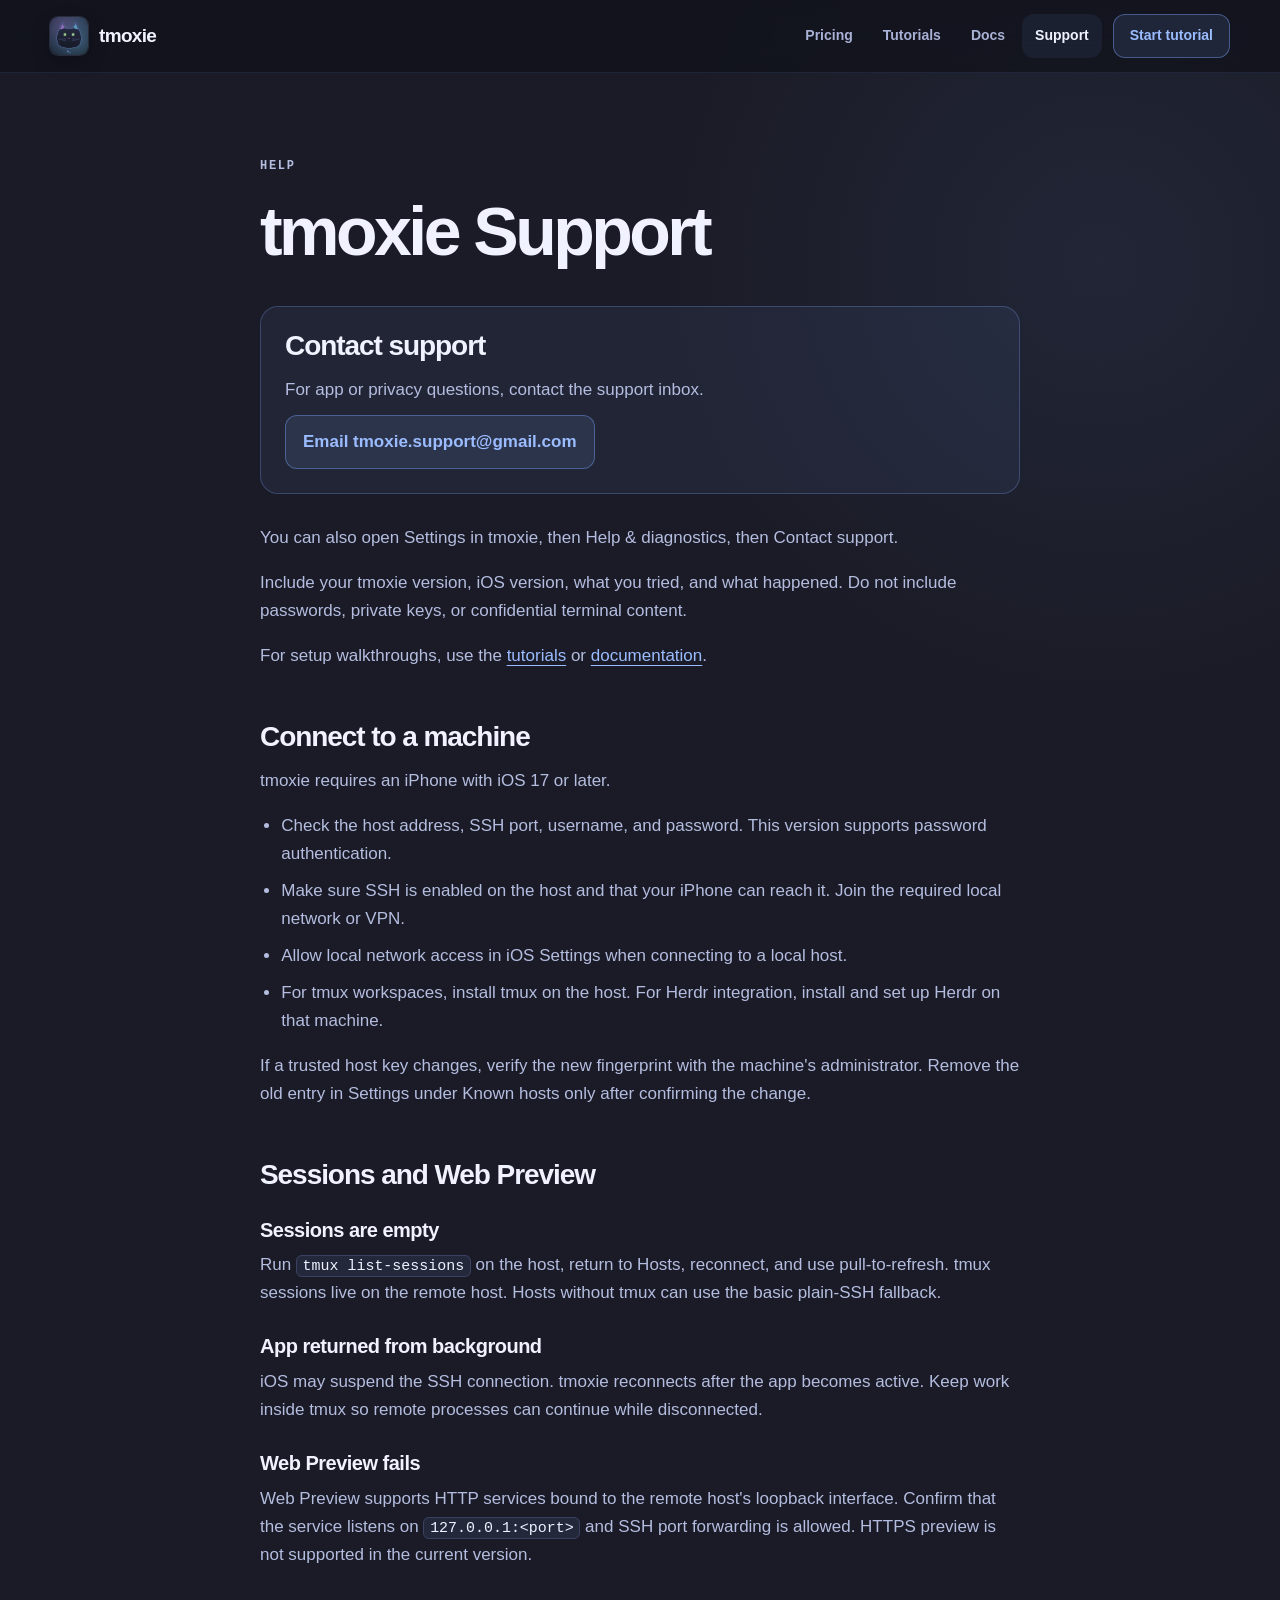
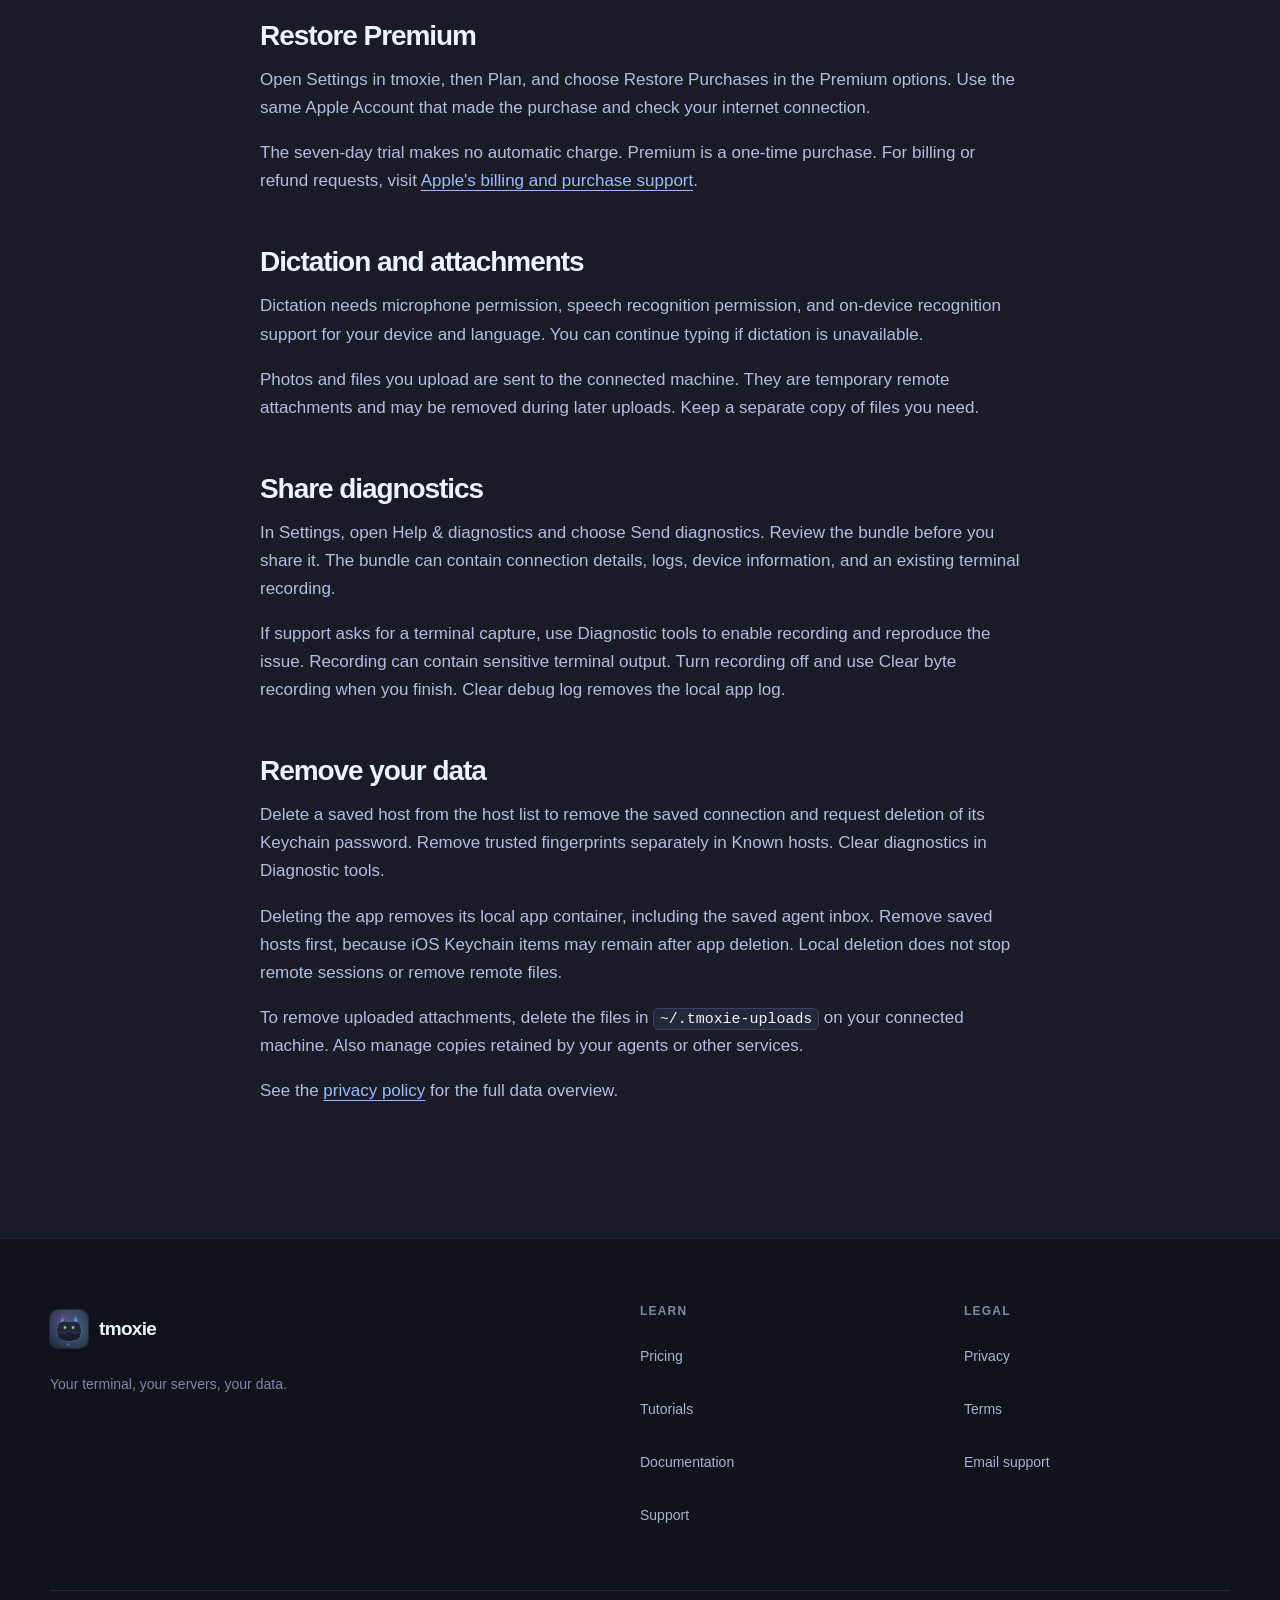
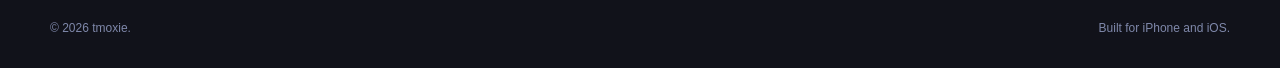
<file: support/index.html>
<!DOCTYPE html>
<html lang="en">
<head>
  <meta charset="utf-8">
  <meta name="viewport" content="width=device-width, initial-scale=1">
  <meta name="description" content="Troubleshoot tmoxie SSH connections, tmux reconnects, Web Preview, dictation, uploads, and Premium purchases. Find support contact and diagnostic steps.">
  <meta name="theme-color" content="#1a1b26">
  <meta name="robots" content="index, follow">
  <link rel="canonical" href="https://tmoxie.app/support/">
  <meta property="og:type" content="article">
  <meta property="og:site_name" content="tmoxie">
  <meta property="og:title" content="SSH troubleshooting and support | tmoxie">
  <meta property="og:description" content="Troubleshoot tmoxie SSH connections, tmux reconnects, Web Preview, dictation, uploads, and Premium purchases. Find support contact and diagnostic steps.">
  <meta property="og:url" content="https://tmoxie.app/support/">
  <meta property="og:image" content="https://tmoxie.app/assets/og-image.jpg">
  <meta property="og:image:width" content="1200">
  <meta property="og:image:height" content="630">
  <meta property="og:image:alt" content="tmoxie app icon beside a remote terminal session">
  <meta name="twitter:title" content="SSH troubleshooting and support | tmoxie">
  <meta name="twitter:description" content="Troubleshoot tmoxie SSH connections, tmux reconnects, Web Preview, dictation, uploads, and Premium purchases. Find support contact and diagnostic steps.">
  <meta name="twitter:card" content="summary_large_image">
  <meta name="twitter:image" content="https://tmoxie.app/assets/og-image.jpg">
  <meta name="twitter:image:alt" content="tmoxie app icon beside a remote terminal session">
  <title>SSH troubleshooting and support | tmoxie</title>
  <link rel="icon" href="../assets/favicon.png" type="image/png">
  <link rel="apple-touch-icon" href="../assets/apple-touch-icon.png">
  <link rel="stylesheet" href="../assets/styles.css">
  <script src="../assets/site.js" defer></script>
  <script type="application/ld+json">
  {
    "@context": "https://schema.org",
    "@graph": [
      {
        "@type": "WebPage",
        "@id": "https://tmoxie.app/support/#webpage",
        "url": "https://tmoxie.app/support/",
        "name": "SSH troubleshooting and support | tmoxie",
        "description": "Troubleshoot tmoxie SSH connections, tmux reconnects, Web Preview, dictation, uploads, and Premium purchases. Find support contact and diagnostic steps.",
        "inLanguage": "en",
        "isPartOf": {
          "@id": "https://tmoxie.app/#website"
        },
        "about": {
          "@id": "https://tmoxie.app/#app"
        },
        "breadcrumb": {
          "@id": "https://tmoxie.app/support/#breadcrumb"
        }
      },
      {
        "@type": "BreadcrumbList",
        "@id": "https://tmoxie.app/support/#breadcrumb",
        "itemListElement": [
          {
            "@type": "ListItem",
            "position": 1,
            "name": "tmoxie",
            "item": "https://tmoxie.app/"
          },
          {
            "@type": "ListItem",
            "position": 2,
            "name": "Support",
            "item": "https://tmoxie.app/support/"
          }
        ]
      }
    ]
  }
  </script>
</head>
<body>
  <a class="skip-link" href="#main">Skip to content</a>
  <header class="site-header">
    <nav class="nav shell" aria-label="Main navigation">
      <a class="brand" href="../"><img class="app-icon" src="../assets/app-icon.avif" width="38" height="38" alt=""><span>tmoxie</span></a>
      <button class="nav-toggle" type="button" aria-expanded="false" aria-controls="nav-links" data-nav-toggle>
        <span class="sr-only">Open navigation</span><span aria-hidden="true"></span><span aria-hidden="true"></span>
      </button>
      <div class="nav-links" id="nav-links" data-nav-links>
        <a href="../pricing/">Pricing</a>
        <a href="../tutorials/">Tutorials</a>
        <a href="../docs/">Docs</a>
        <a href="../support/" aria-current="page">Support</a>
        <a class="nav-action" href="../tutorials/#quick-start">Start tutorial</a>
      </div>
    </nav>
  </header>

  <main class="legal" id="main">
    <p class="eyebrow">Help</p>
    <h1>tmoxie Support</h1>
    <div class="contact-box">
      <h2>Contact support</h2>
      <p>For app or privacy questions, contact the support inbox.</p>
      <a class="email-button" href="mailto:tmoxie.support@gmail.com?subject=tmoxie%20Support">Email tmoxie.support@gmail.com</a>
    </div>
    <p>You can also open Settings in tmoxie, then Help &amp; diagnostics, then Contact support.</p>
    <p>Include your tmoxie version, iOS version, what you tried, and what happened. Do not include passwords, private keys, or confidential terminal content.</p>

    <p>For setup walkthroughs, use the <a href="../tutorials/">tutorials</a> or <a href="../docs/">documentation</a>.</p>

    <section>
      <h2>Connect to a machine</h2>
      <p>tmoxie requires an iPhone with iOS 17 or later.</p>
      <ul>
        <li>Check the host address, SSH port, username, and password. This version supports password authentication.</li>
        <li>Make sure SSH is enabled on the host and that your iPhone can reach it. Join the required local network or VPN.</li>
        <li>Allow local network access in iOS Settings when connecting to a local host.</li>
        <li>For tmux workspaces, install tmux on the host. For Herdr integration, install and set up Herdr on that machine.</li>
      </ul>
      <p>If a trusted host key changes, verify the new fingerprint with the machine's administrator. Remove the old entry in Settings under Known hosts only after confirming the change.</p>
    </section>

    <section>
        <h2>Sessions and Web Preview</h2>
        <h3>Sessions are empty</h3>
        <p>Run <code>tmux list-sessions</code> on the host, return to Hosts, reconnect, and use pull-to-refresh. tmux sessions live on the remote host. Hosts without tmux can use the basic plain-SSH fallback.</p>
        <h3>App returned from background</h3>
        <p>iOS may suspend the SSH connection. tmoxie reconnects after the app becomes active. Keep work inside tmux so remote processes can continue while disconnected.</p>
        <h3>Web Preview fails</h3>
        <p>Web Preview supports HTTP services bound to the remote host's loopback interface. Confirm that the service listens on <code>127.0.0.1:&lt;port&gt;</code> and SSH port forwarding is allowed. HTTPS preview is not supported in the current version.</p>
    </section>

    <section>
      <h2>Restore Premium</h2>
      <p>Open Settings in tmoxie, then Plan, and choose Restore Purchases in the Premium options. Use the same Apple Account that made the purchase and check your internet connection.</p>
      <p>The seven-day trial makes no automatic charge. Premium is a one-time purchase. For billing or refund requests, visit <a href="https://support.apple.com/billing">Apple's billing and purchase support</a>.</p>
    </section>

    <section>
      <h2>Dictation and attachments</h2>
      <p>Dictation needs microphone permission, speech recognition permission, and on-device recognition support for your device and language. You can continue typing if dictation is unavailable.</p>
      <p>Photos and files you upload are sent to the connected machine. They are temporary remote attachments and may be removed during later uploads. Keep a separate copy of files you need.</p>
    </section>

    <section>
      <h2>Share diagnostics</h2>
      <p>In Settings, open Help &amp; diagnostics and choose Send diagnostics. Review the bundle before you share it. The bundle can contain connection details, logs, device information, and an existing terminal recording.</p>
      <p>If support asks for a terminal capture, use Diagnostic tools to enable recording and reproduce the issue. Recording can contain sensitive terminal output. Turn recording off and use Clear byte recording when you finish. Clear debug log removes the local app log.</p>
    </section>

    <section>
      <h2>Remove your data</h2>
      <p>Delete a saved host from the host list to remove the saved connection and request deletion of its Keychain password. Remove trusted fingerprints separately in Known hosts. Clear diagnostics in Diagnostic tools.</p>
      <p>Deleting the app removes its local app container, including the saved agent inbox. Remove saved hosts first, because iOS Keychain items may remain after app deletion. Local deletion does not stop remote sessions or remove remote files.</p>
      <p>To remove uploaded attachments, delete the files in <code>~/.tmoxie-uploads</code> on your connected machine. Also manage copies retained by your agents or other services.</p>
      <p>See the <a href="../privacy/">privacy policy</a> for the full data overview.</p>
    </section>
  </main>

  <footer class="site-footer">
    <div class="shell footer-grid">
      <div class="footer-brand"><a class="brand" href="../"><img class="app-icon" src="../assets/app-icon.avif" width="38" height="38" alt=""><span>tmoxie</span></a><p>Your terminal, your servers, your data.</p></div>
      <div><h2>Learn</h2><a href="../pricing/">Pricing</a><a href="../tutorials/">Tutorials</a><a href="../docs/">Documentation</a><a href="../support/">Support</a></div>
      <div><h2>Legal</h2><a href="../privacy/">Privacy</a><a href="../terms/">Terms</a><a href="mailto:tmoxie.support@gmail.com">Email support</a></div>
    </div>
    <div class="shell footer-bottom"><span>© 2026 tmoxie.</span><span>Built for iPhone and iOS.</span></div>
  </footer>
</body>
</html>
</file>
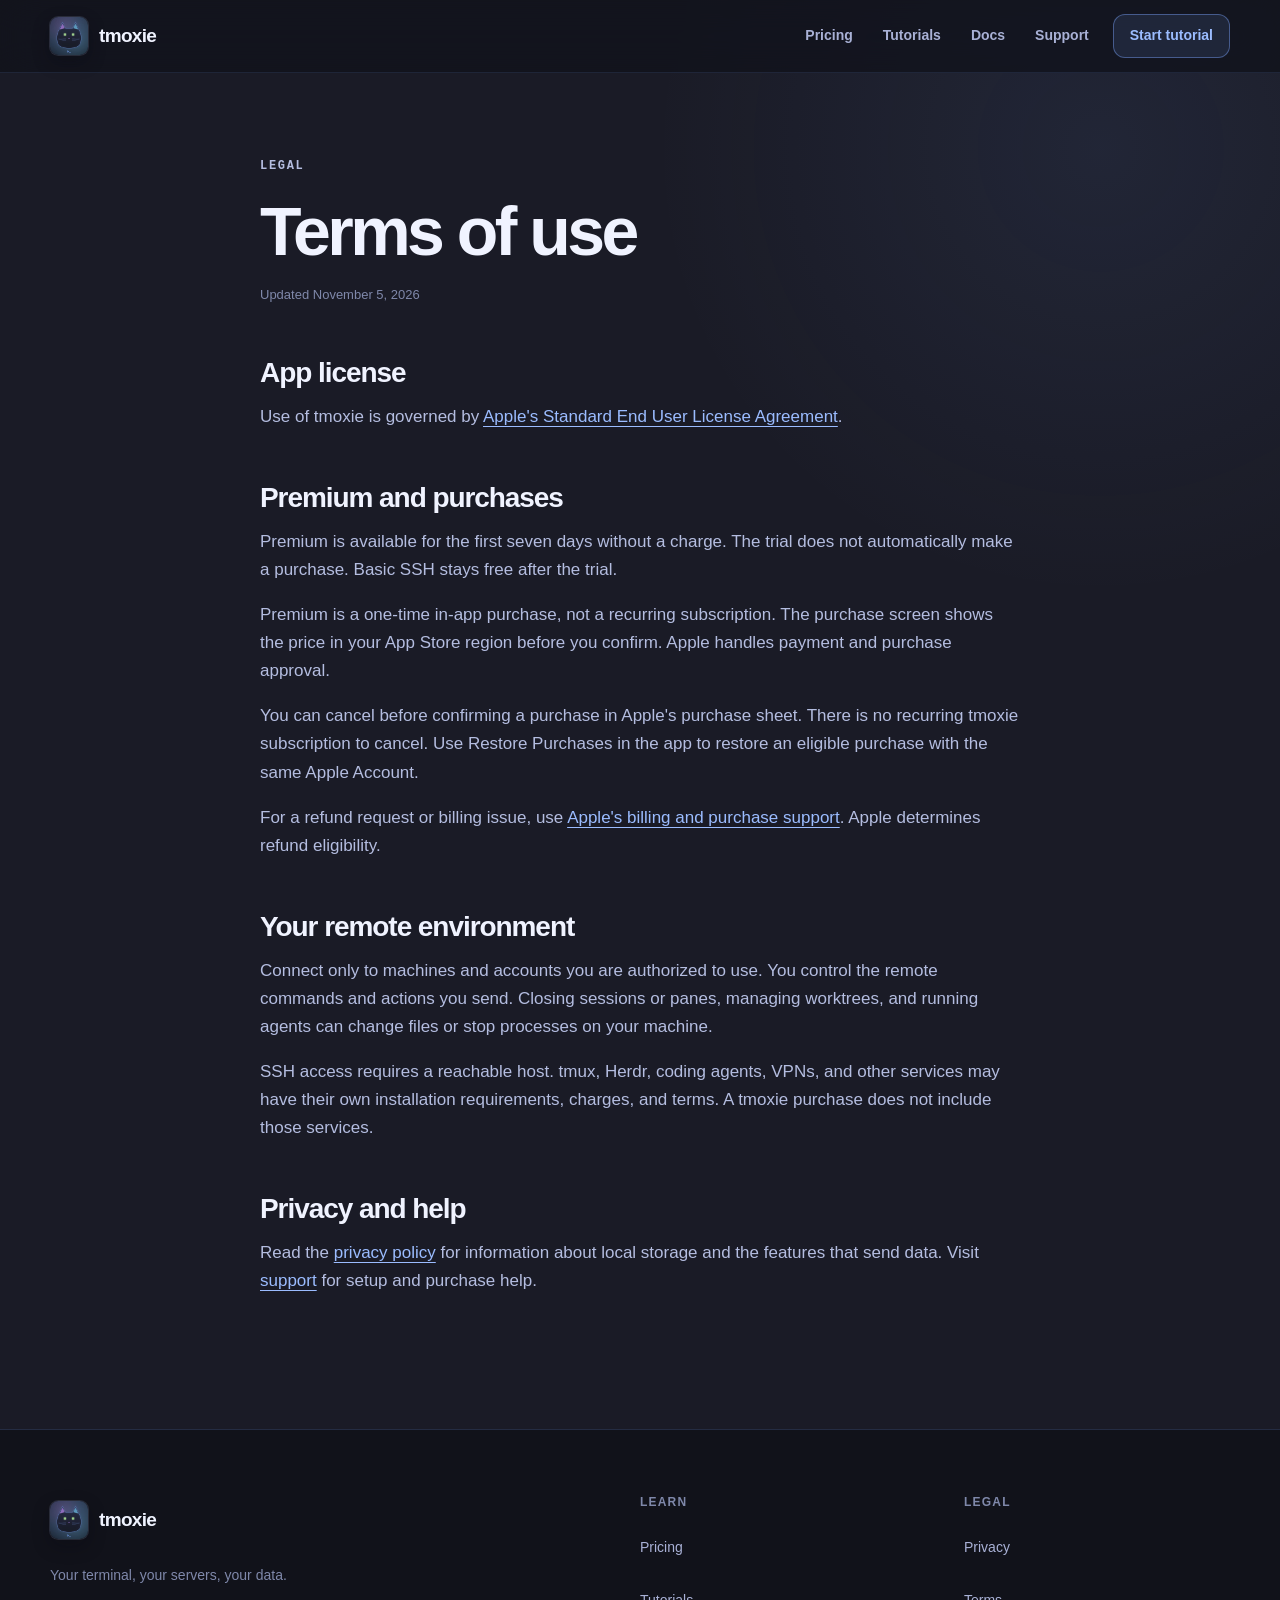
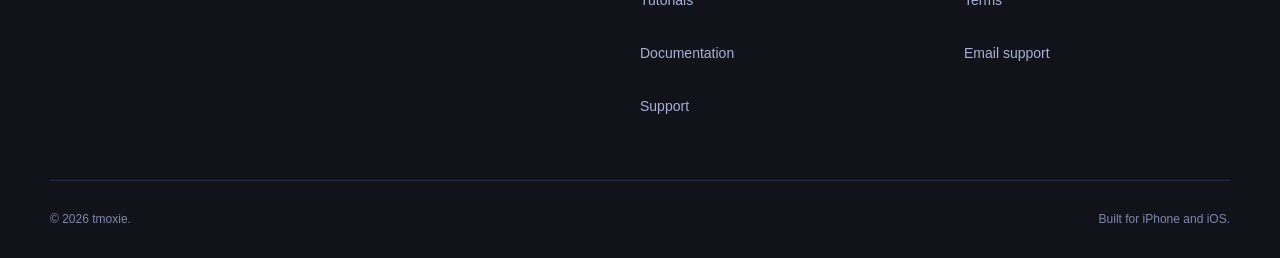
<file: terms/index.html>
<!DOCTYPE html>
<html lang="en">
<head>
  <meta charset="utf-8">
  <meta name="viewport" content="width=device-width, initial-scale=1">
  <meta name="description" content="Read tmoxie terms for the app license, free basic SSH, seven-day Premium trial, one-time in-app purchase, and your remote hosts and third-party services.">
  <meta name="theme-color" content="#1a1b26">
  <meta name="robots" content="index, follow">
  <link rel="canonical" href="https://tmoxie.app/terms/">
  <meta property="og:type" content="article">
  <meta property="og:site_name" content="tmoxie">
  <meta property="og:title" content="tmoxie terms of use | Premium and app license">
  <meta property="og:description" content="Read tmoxie terms for the app license, free basic SSH, seven-day Premium trial, one-time in-app purchase, and your remote hosts and third-party services.">
  <meta property="og:url" content="https://tmoxie.app/terms/">
  <meta property="og:image" content="https://tmoxie.app/assets/og-image.jpg">
  <meta property="og:image:width" content="1200">
  <meta property="og:image:height" content="630">
  <meta property="og:image:alt" content="tmoxie app icon beside a remote terminal session">
  <meta name="twitter:title" content="tmoxie terms of use | Premium and app license">
  <meta name="twitter:description" content="Read tmoxie terms for the app license, free basic SSH, seven-day Premium trial, one-time in-app purchase, and your remote hosts and third-party services.">
  <meta name="twitter:card" content="summary_large_image">
  <meta name="twitter:image" content="https://tmoxie.app/assets/og-image.jpg">
  <meta name="twitter:image:alt" content="tmoxie app icon beside a remote terminal session">
  <title>tmoxie terms of use | Premium and app license</title>
  <link rel="icon" href="../assets/favicon.png" type="image/png">
  <link rel="apple-touch-icon" href="../assets/apple-touch-icon.png">
  <link rel="stylesheet" href="../assets/styles.css">
  <script src="../assets/site.js" defer></script>
  <script type="application/ld+json">
  {
    "@context": "https://schema.org",
    "@graph": [
      {
        "@type": "WebPage",
        "@id": "https://tmoxie.app/terms/#webpage",
        "url": "https://tmoxie.app/terms/",
        "name": "tmoxie terms of use | Premium and app license",
        "description": "Read tmoxie terms for the app license, free basic SSH, seven-day Premium trial, one-time in-app purchase, and your remote hosts and third-party services.",
        "inLanguage": "en",
        "isPartOf": {
          "@id": "https://tmoxie.app/#website"
        },
        "about": {
          "@id": "https://tmoxie.app/#app"
        },
        "breadcrumb": {
          "@id": "https://tmoxie.app/terms/#breadcrumb"
        }
      },
      {
        "@type": "BreadcrumbList",
        "@id": "https://tmoxie.app/terms/#breadcrumb",
        "itemListElement": [
          {
            "@type": "ListItem",
            "position": 1,
            "name": "tmoxie",
            "item": "https://tmoxie.app/"
          },
          {
            "@type": "ListItem",
            "position": 2,
            "name": "Terms of use",
            "item": "https://tmoxie.app/terms/"
          }
        ]
      }
    ]
  }
  </script>
</head>
<body>
  <a class="skip-link" href="#main">Skip to content</a>
  <header class="site-header">
    <nav class="nav shell" aria-label="Main navigation">
      <a class="brand" href="../"><img class="app-icon" src="../assets/app-icon.avif" width="38" height="38" alt=""><span>tmoxie</span></a>
      <button class="nav-toggle" type="button" aria-expanded="false" aria-controls="nav-links" data-nav-toggle>
        <span class="sr-only">Open navigation</span><span aria-hidden="true"></span><span aria-hidden="true"></span>
      </button>
      <div class="nav-links" id="nav-links" data-nav-links>
        <a href="../pricing/">Pricing</a>
        <a href="../tutorials/">Tutorials</a>
        <a href="../docs/">Docs</a>
        <a href="../support/">Support</a>
        <a class="nav-action" href="../tutorials/#quick-start">Start tutorial</a>
      </div>
    </nav>
  </header>

  <main class="legal" id="main">
    <p class="eyebrow">Legal</p>
    <h1>Terms of use</h1>
    <p class="effective">Updated November 5, 2026</p>
    <section>
      <h2>App license</h2>
      <p>Use of tmoxie is governed by <a href="https://www.apple.com/legal/internet-services/itunes/dev/stdeula/">Apple's Standard End User License Agreement</a>.</p>
    </section>

    <section>
      <h2>Premium and purchases</h2>
      <p>Premium is available for the first seven days without a charge. The trial does not automatically make a purchase. Basic SSH stays free after the trial.</p>
      <p>Premium is a one-time in-app purchase, not a recurring subscription. The purchase screen shows the price in your App Store region before you confirm. Apple handles payment and purchase approval.</p>
      <p>You can cancel before confirming a purchase in Apple's purchase sheet. There is no recurring tmoxie subscription to cancel. Use Restore Purchases in the app to restore an eligible purchase with the same Apple Account.</p>
      <p>For a refund request or billing issue, use <a href="https://support.apple.com/billing">Apple's billing and purchase support</a>. Apple determines refund eligibility.</p>
    </section>

    <section>
      <h2>Your remote environment</h2>
      <p>Connect only to machines and accounts you are authorized to use. You control the remote commands and actions you send. Closing sessions or panes, managing worktrees, and running agents can change files or stop processes on your machine.</p>
      <p>SSH access requires a reachable host. tmux, Herdr, coding agents, VPNs, and other services may have their own installation requirements, charges, and terms. A tmoxie purchase does not include those services.</p>
    </section>

    <section>
      <h2>Privacy and help</h2>
      <p>Read the <a href="../privacy/">privacy policy</a> for information about local storage and the features that send data. Visit <a href="../support/">support</a> for setup and purchase help.</p>
    </section>
  </main>

  <footer class="site-footer">
    <div class="shell footer-grid">
      <div class="footer-brand"><a class="brand" href="../"><img class="app-icon" src="../assets/app-icon.avif" width="38" height="38" alt=""><span>tmoxie</span></a><p>Your terminal, your servers, your data.</p></div>
      <div><h2>Learn</h2><a href="../pricing/">Pricing</a><a href="../tutorials/">Tutorials</a><a href="../docs/">Documentation</a><a href="../support/">Support</a></div>
      <div><h2>Legal</h2><a href="../privacy/">Privacy</a><a href="../terms/">Terms</a><a href="mailto:tmoxie.support@gmail.com">Email support</a></div>
    </div>
    <div class="shell footer-bottom"><span>© 2026 tmoxie.</span><span>Built for iPhone and iOS.</span></div>
  </footer>
</body>
</html>
</file>
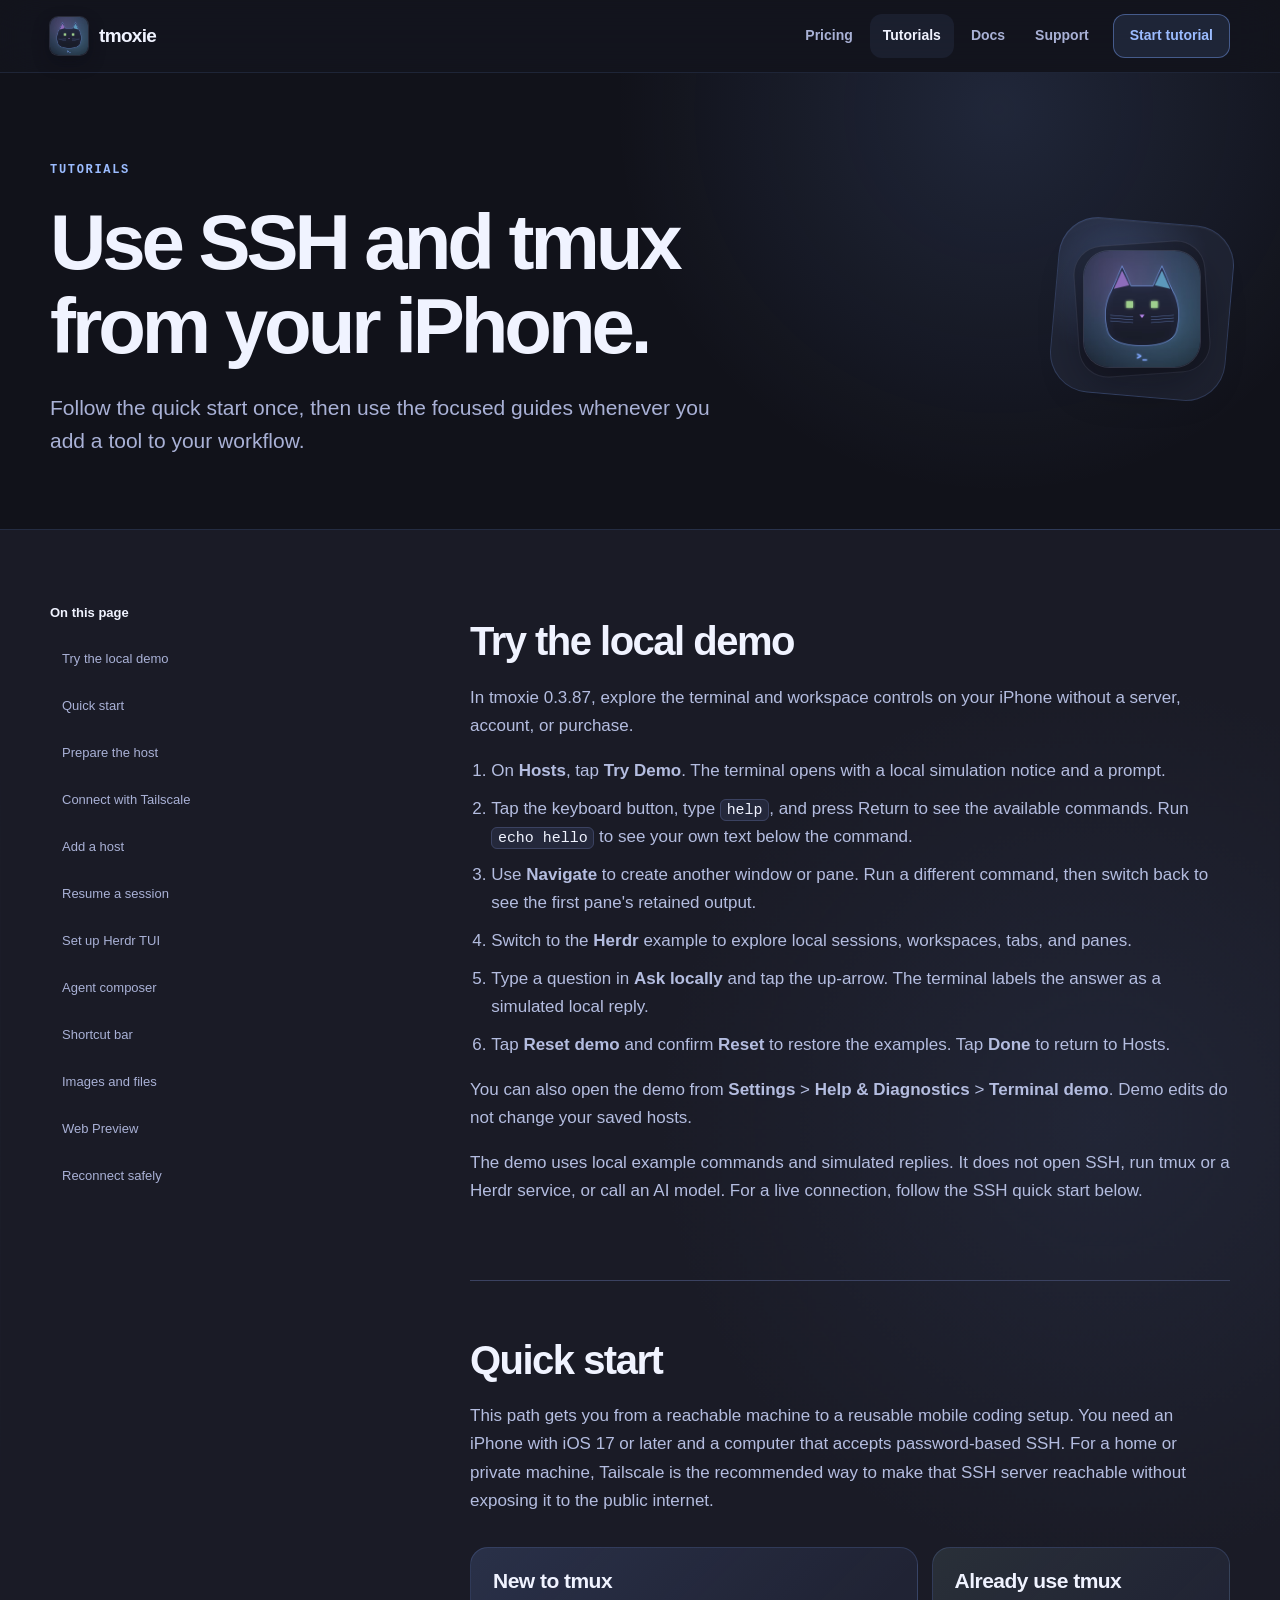
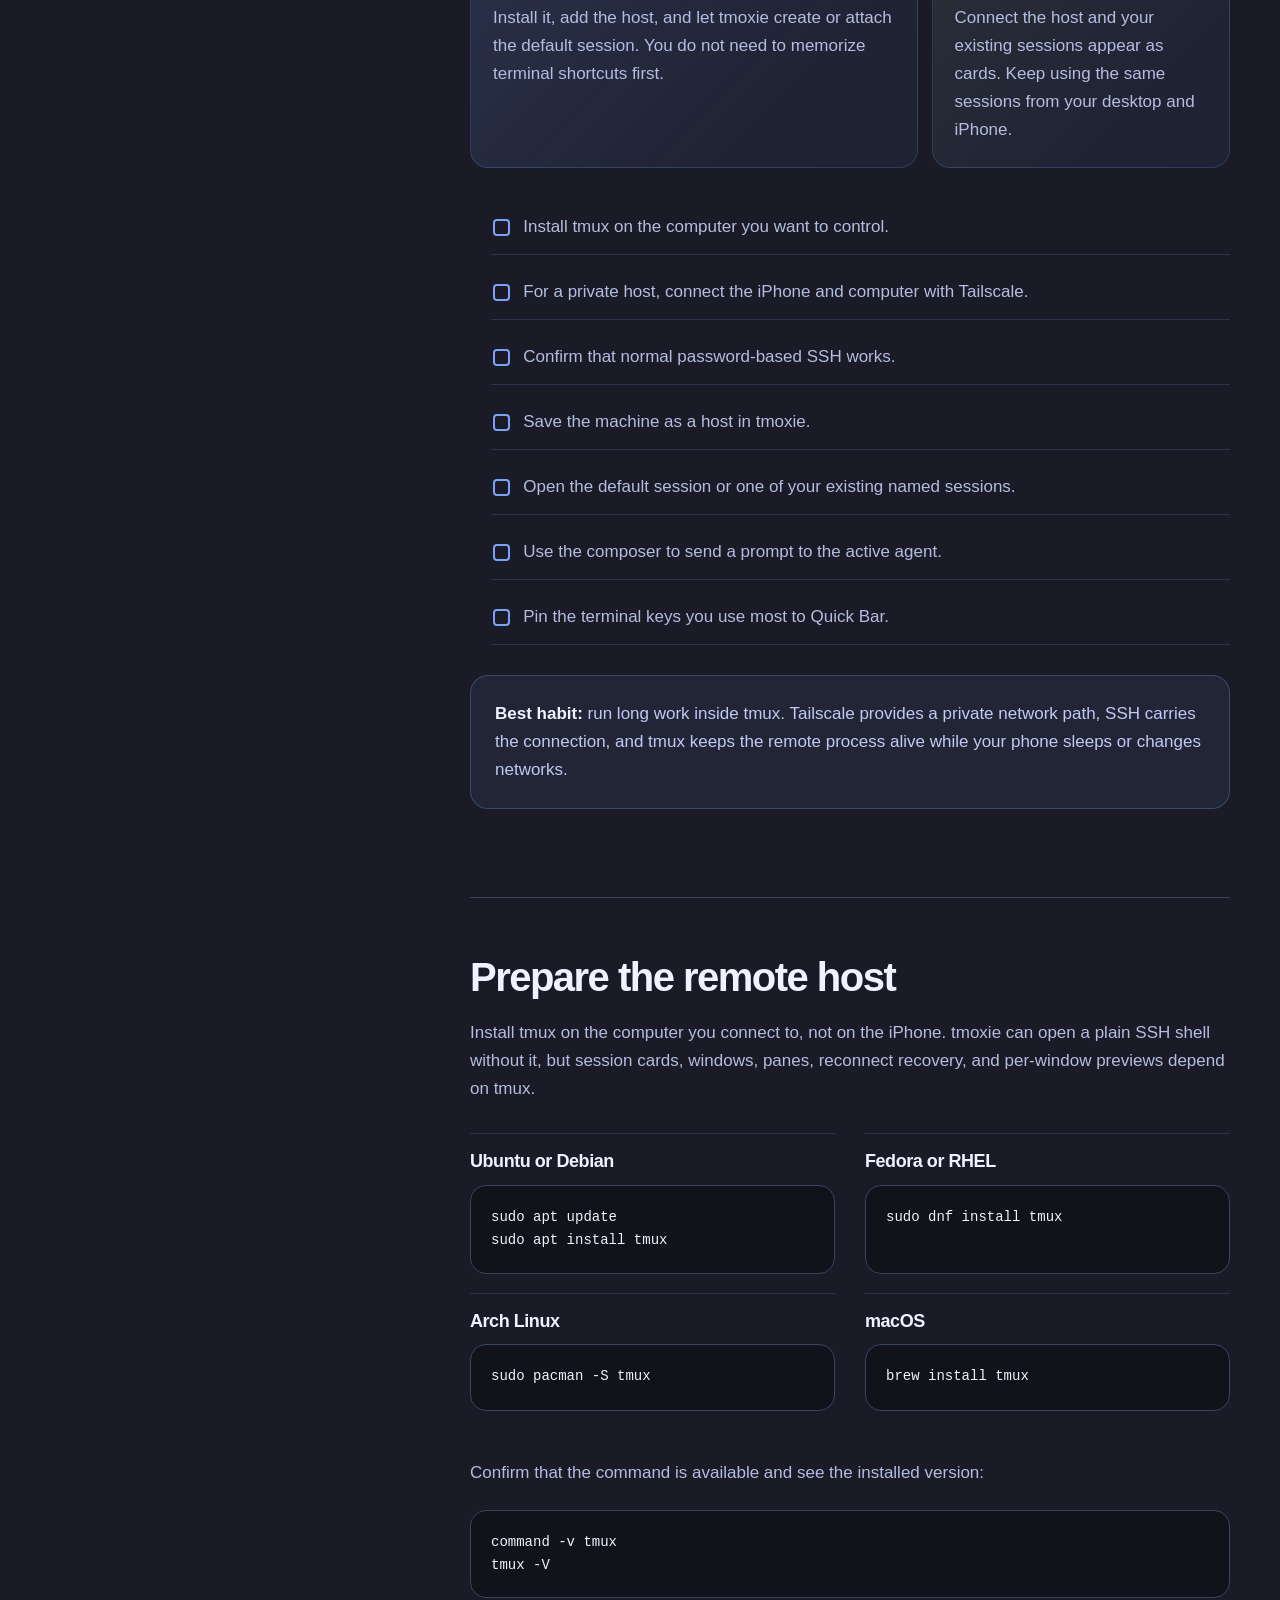
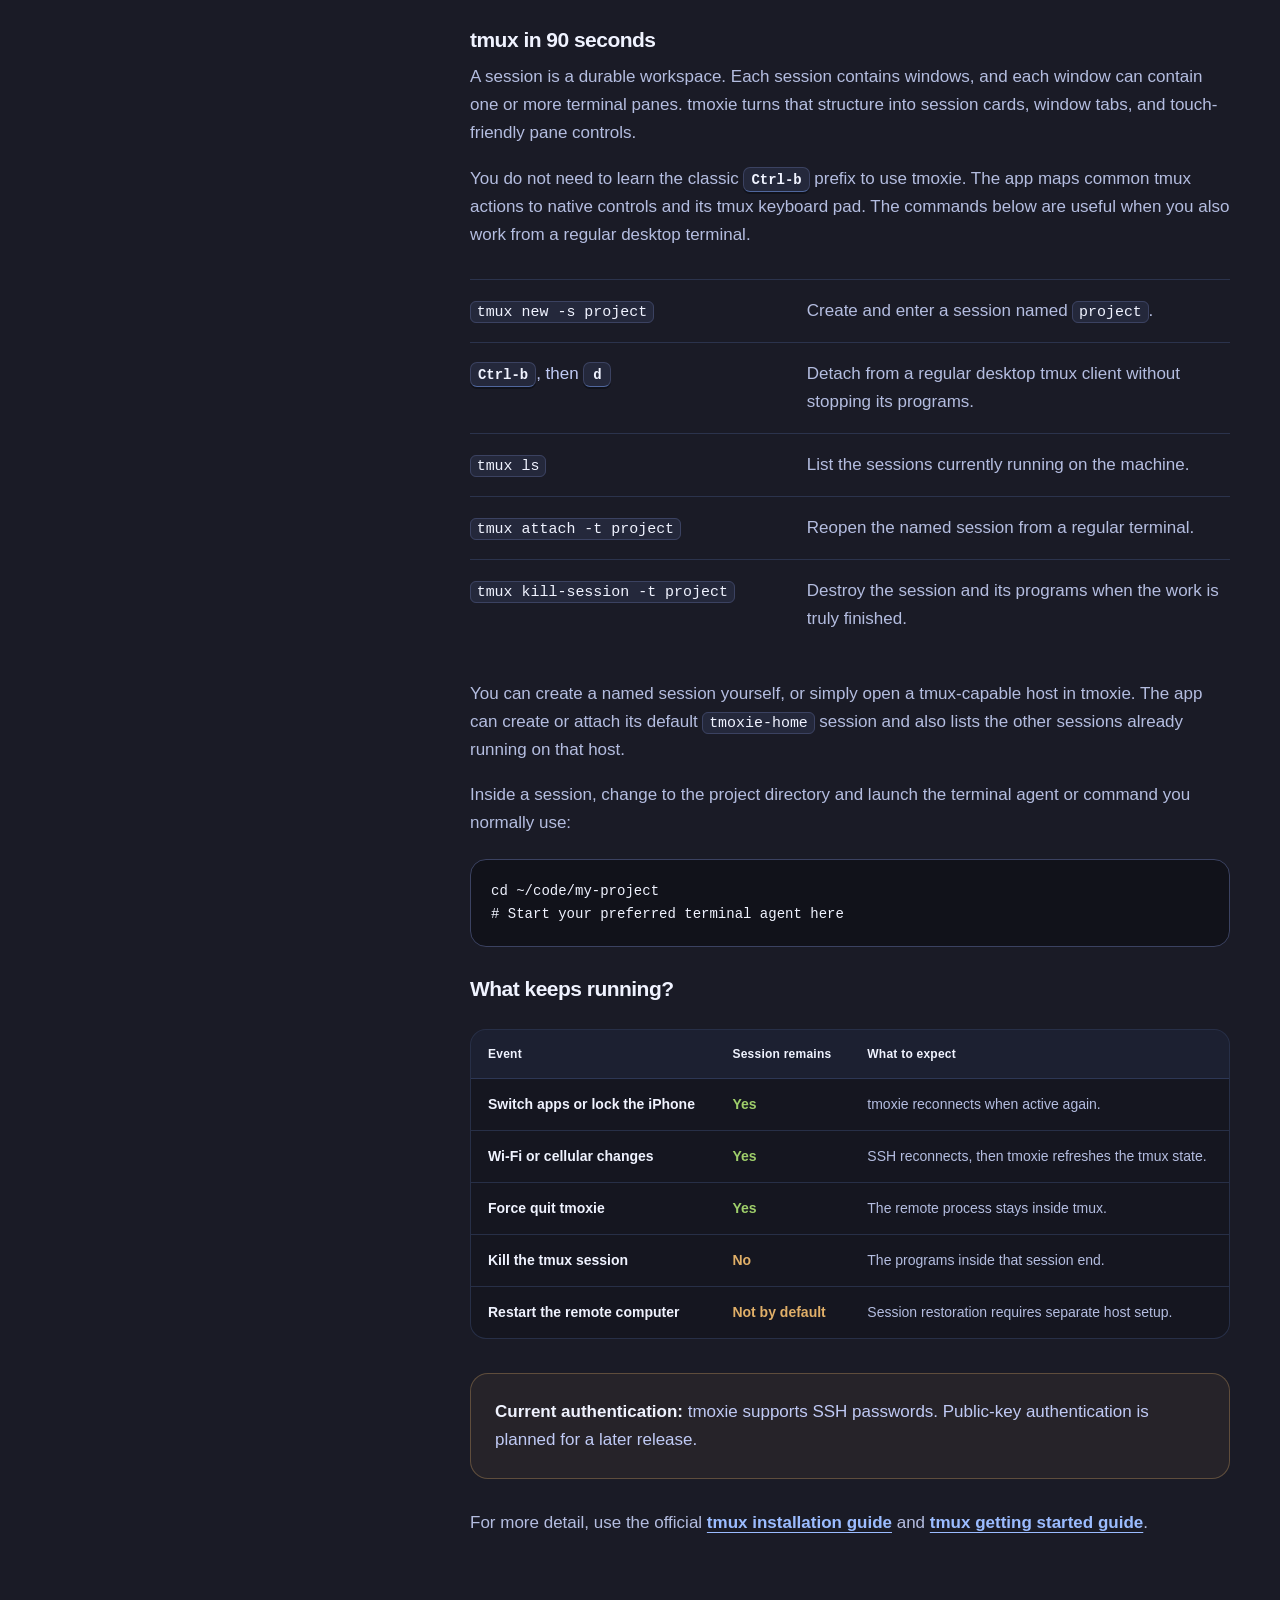
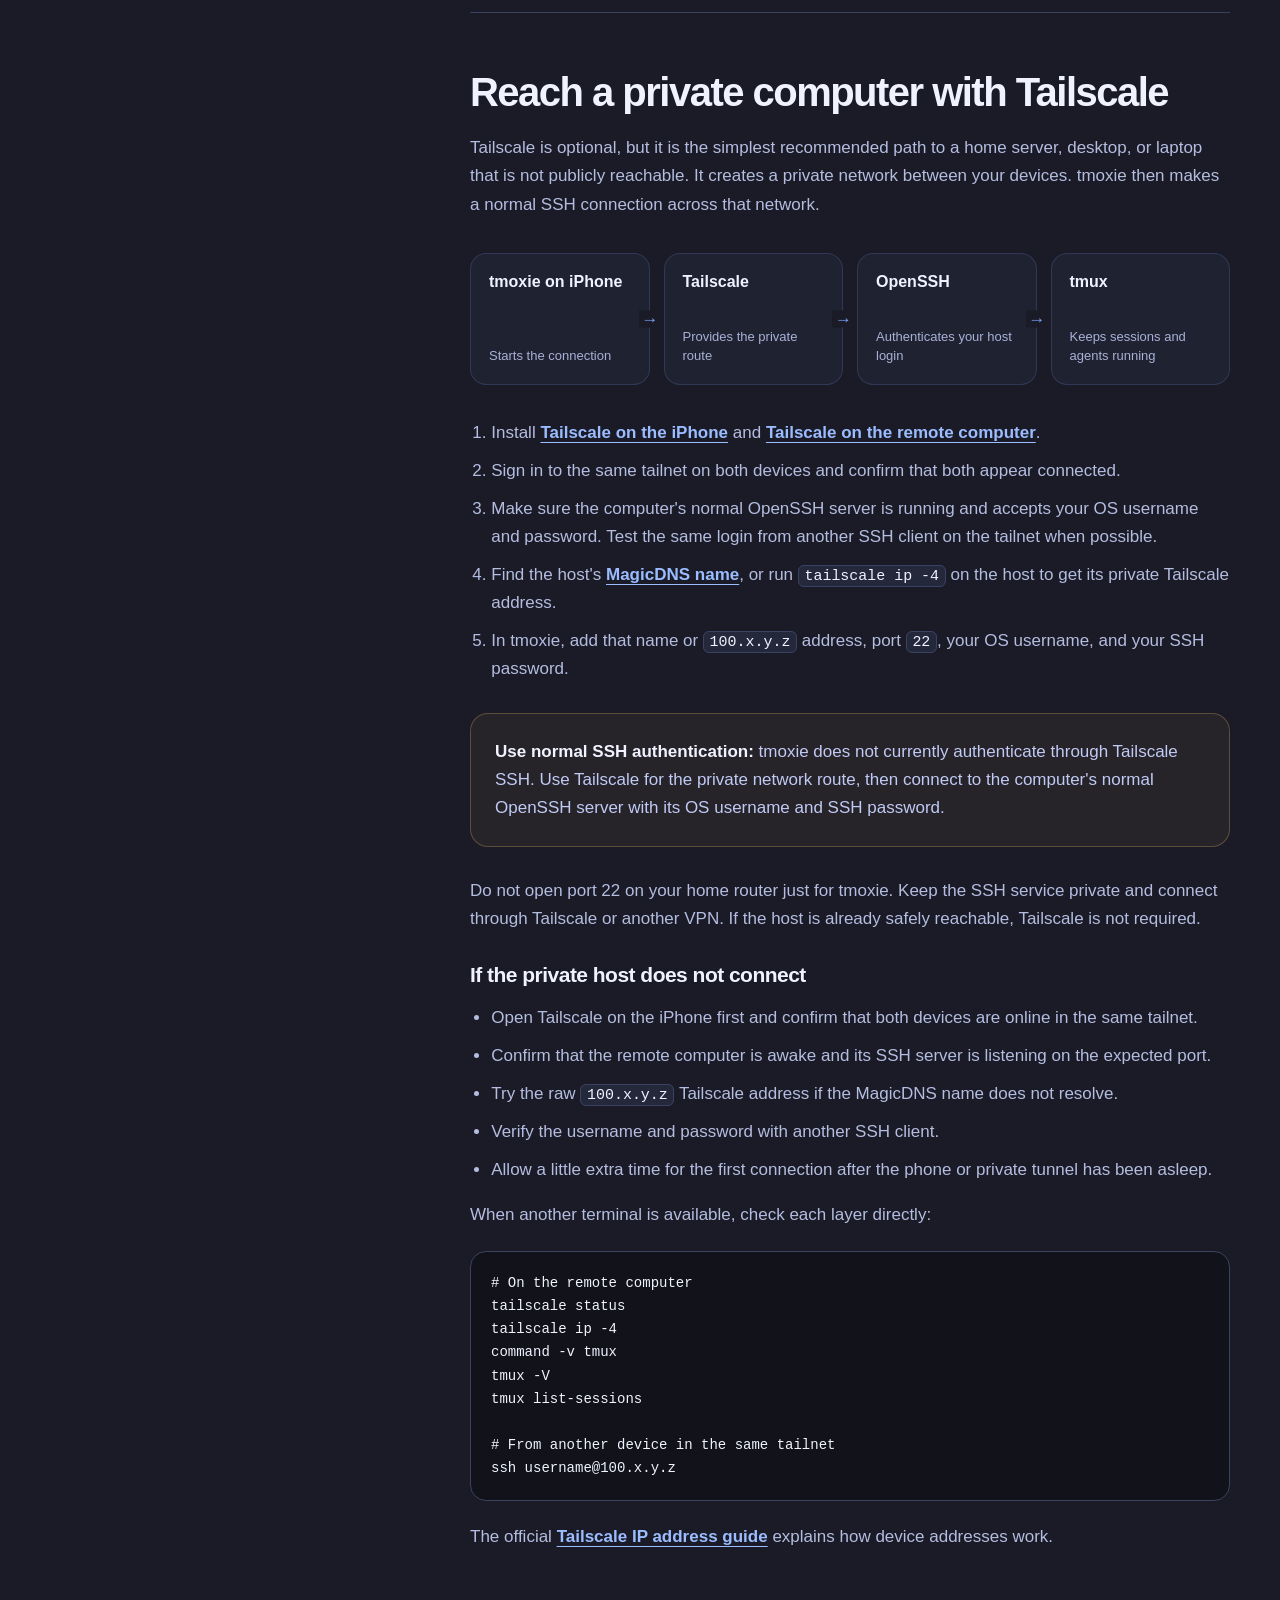
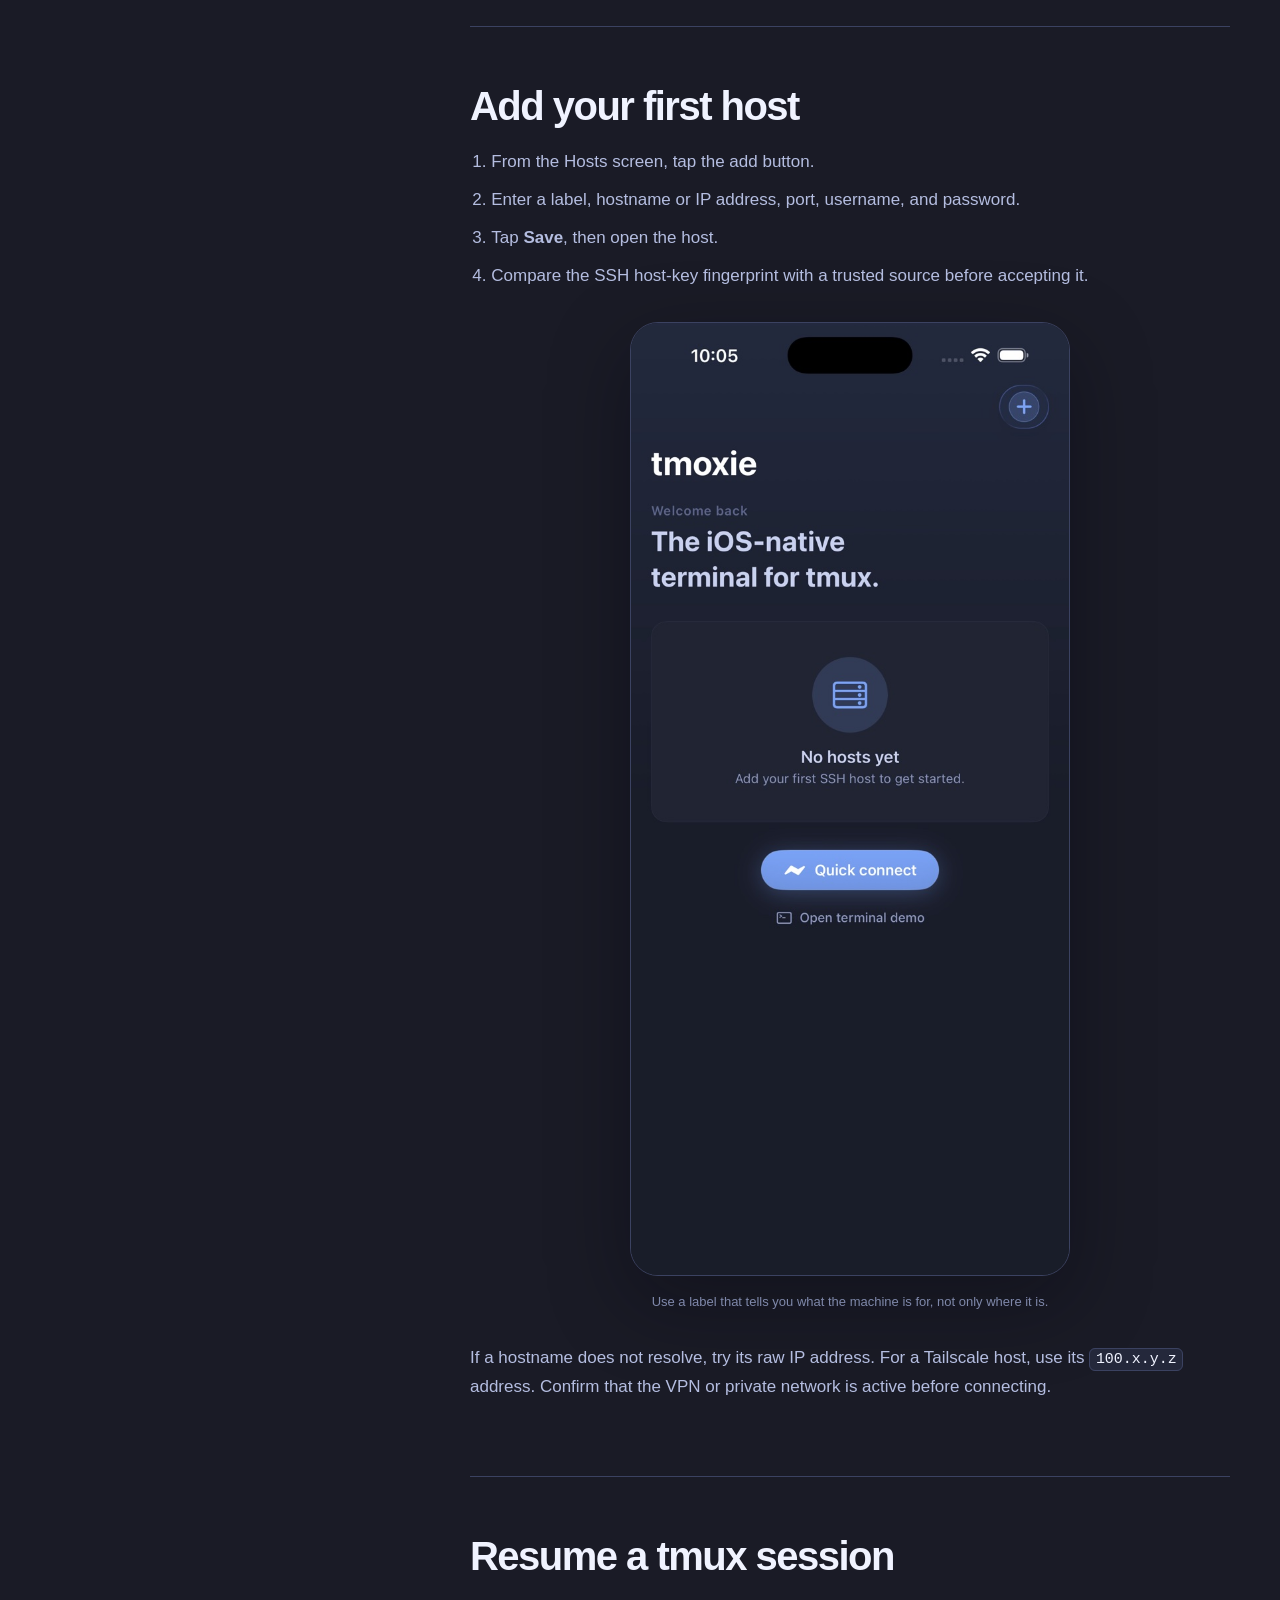
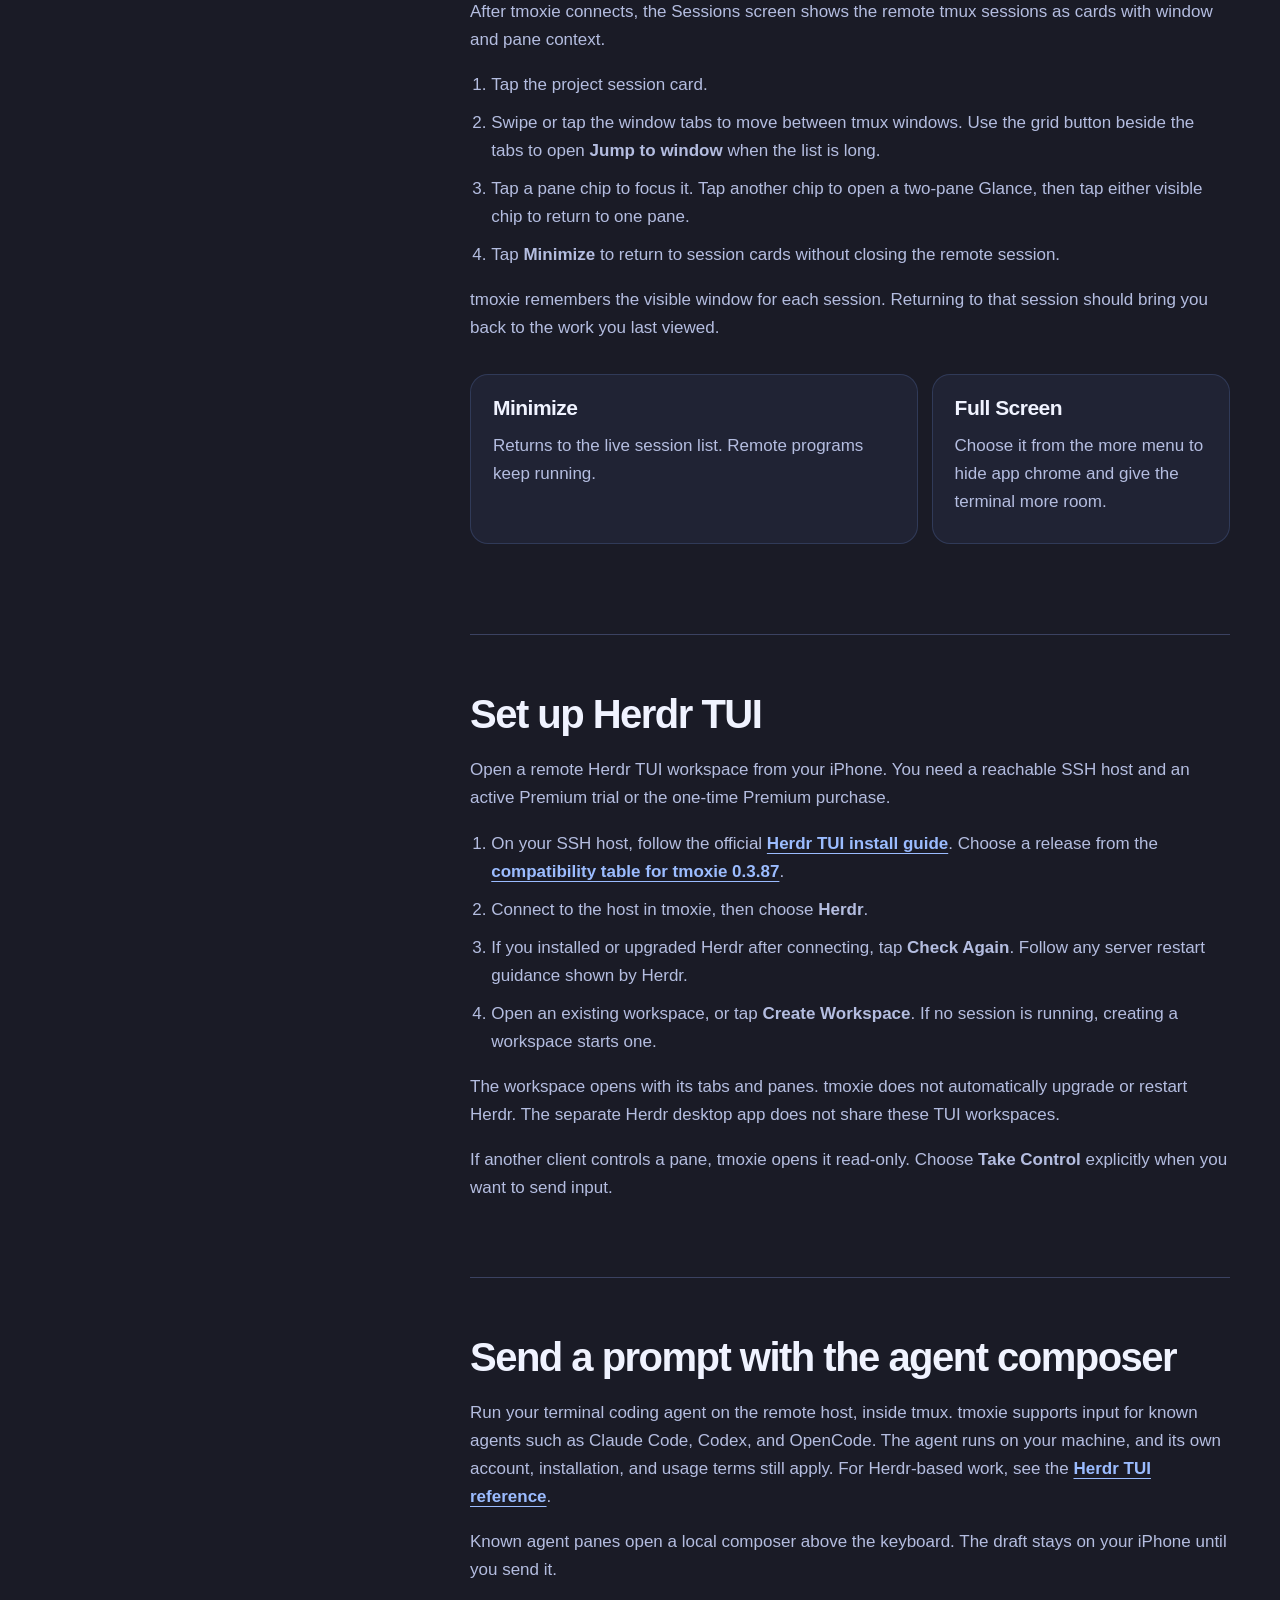
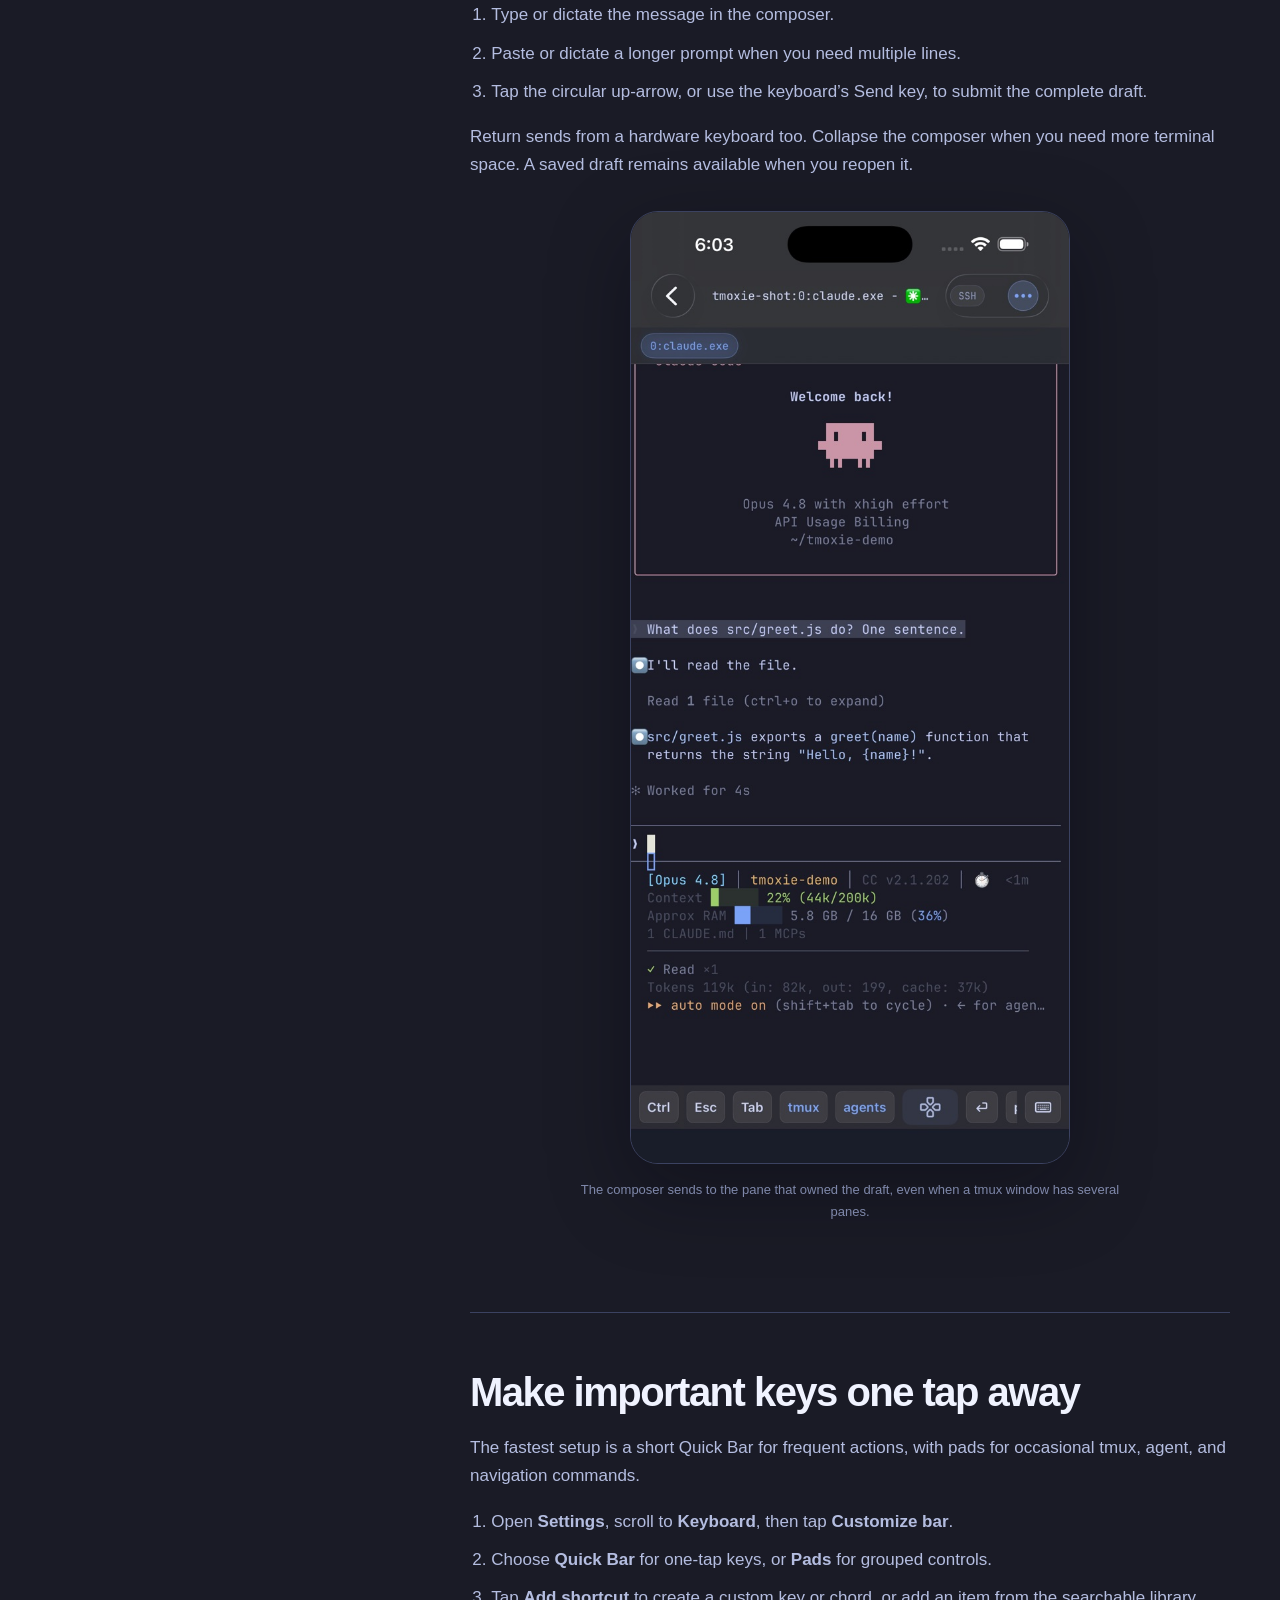
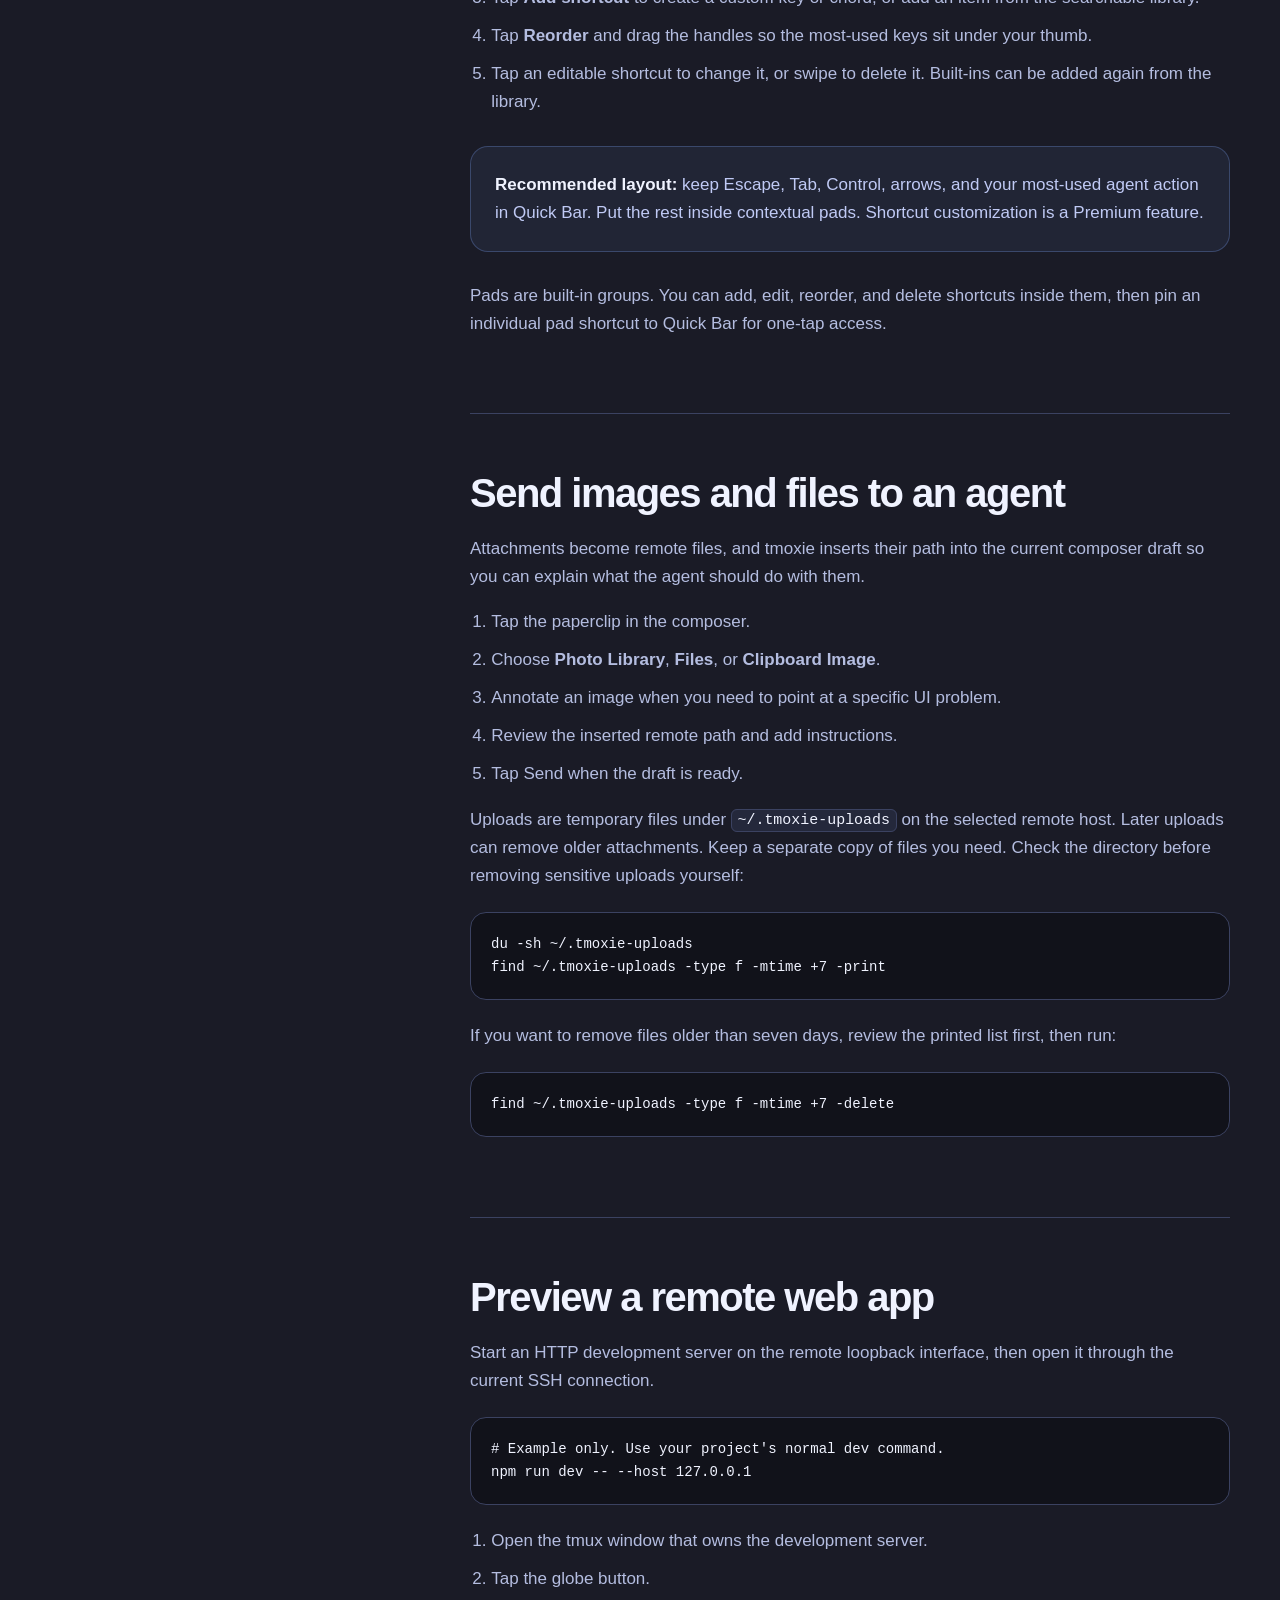
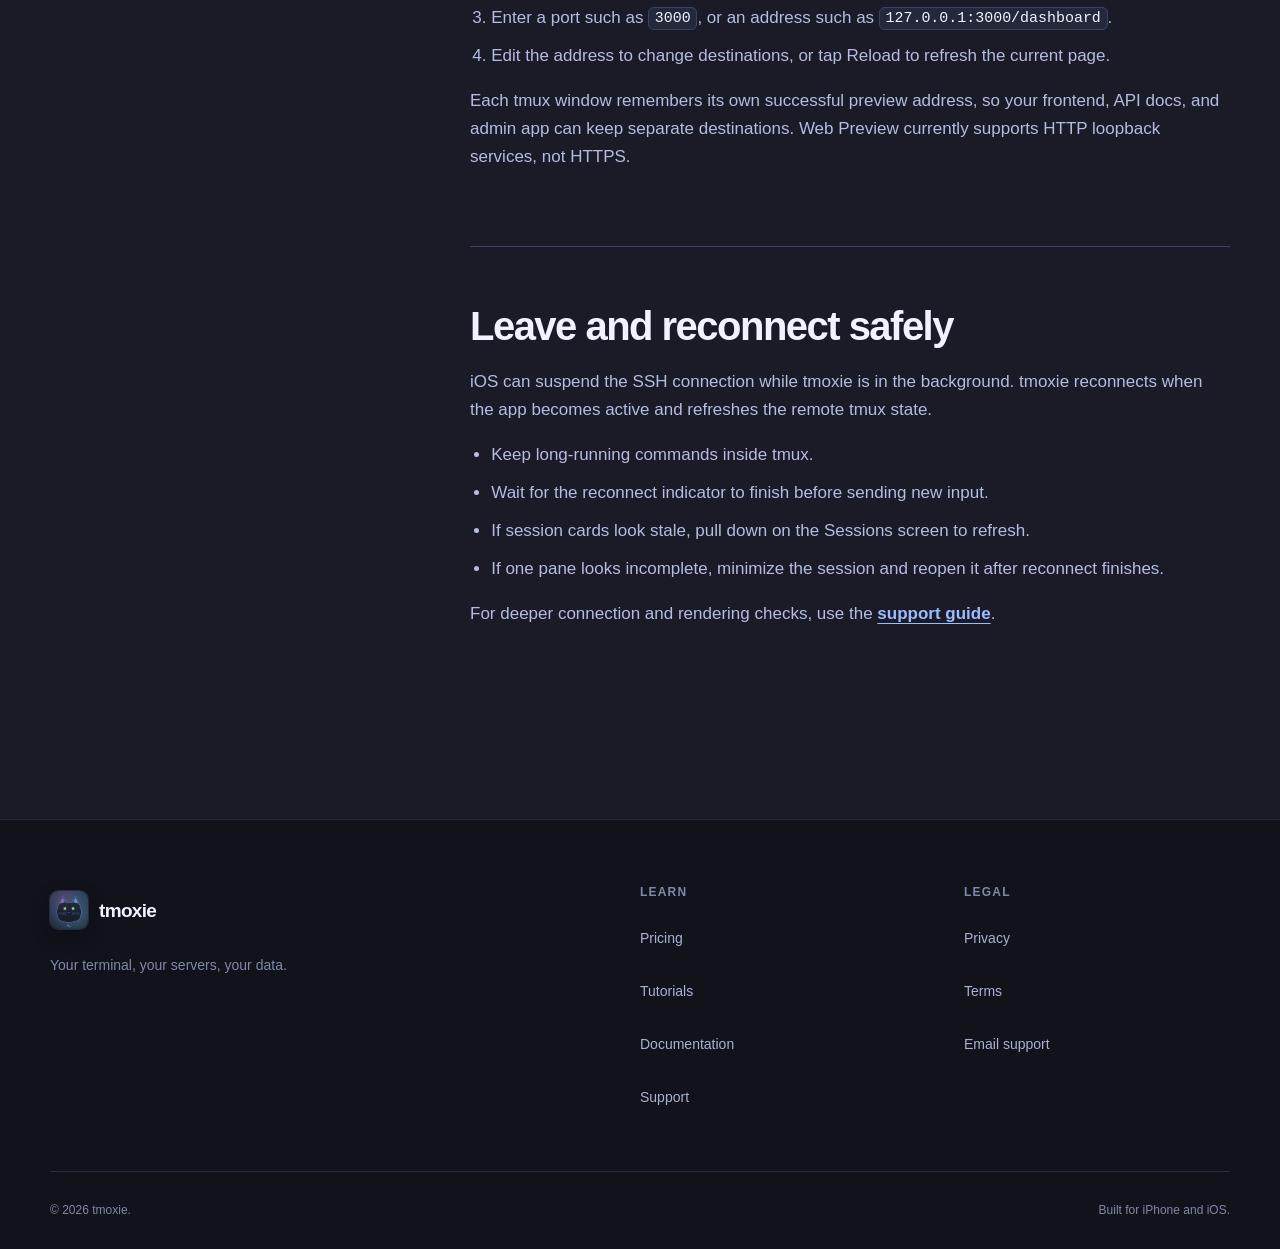
<file: tutorials/index.html>
<!DOCTYPE html>
<html lang="en">
<head>
  <meta charset="utf-8">
  <meta name="viewport" content="width=device-width, initial-scale=1">
  <meta name="description" content="Connect your iPhone to a remote SSH host with tmoxie. Set up tmux and Tailscale, resume sessions, send agent prompts, and preview remote web apps.">
  <meta name="theme-color" content="#1a1b26">
  <meta name="robots" content="index, follow">
  <link rel="canonical" href="https://tmoxie.app/tutorials/">
  <meta property="og:type" content="article">
  <meta property="og:site_name" content="tmoxie">
  <meta property="og:title" content="SSH and tmux on iPhone: setup guide | tmoxie">
  <meta property="og:description" content="Connect your iPhone to a remote SSH host with tmoxie. Set up tmux and Tailscale, resume sessions, send agent prompts, and preview remote web apps.">
  <meta property="og:url" content="https://tmoxie.app/tutorials/">
  <meta property="og:image" content="https://tmoxie.app/assets/og-image.jpg">
  <meta property="og:image:width" content="1200">
  <meta property="og:image:height" content="630">
  <meta property="og:image:alt" content="tmoxie app icon beside a remote terminal session">
  <meta name="twitter:title" content="SSH and tmux on iPhone: setup guide | tmoxie">
  <meta name="twitter:description" content="Connect your iPhone to a remote SSH host with tmoxie. Set up tmux and Tailscale, resume sessions, send agent prompts, and preview remote web apps.">
  <meta name="twitter:card" content="summary_large_image">
  <meta name="twitter:image" content="https://tmoxie.app/assets/og-image.jpg">
  <meta name="twitter:image:alt" content="tmoxie app icon beside a remote terminal session">
  <title>SSH and tmux on iPhone: setup guide | tmoxie</title>
  <link rel="icon" href="../assets/favicon.png" type="image/png">
  <link rel="apple-touch-icon" href="../assets/apple-touch-icon.png">
  <link rel="stylesheet" href="../assets/styles.css">
  <script src="../assets/site.js" defer></script>
  <script type="application/ld+json">
  {
    "@context": "https://schema.org",
    "@graph": [
      {
        "@type": "WebPage",
        "@id": "https://tmoxie.app/tutorials/#webpage",
        "url": "https://tmoxie.app/tutorials/",
        "name": "SSH and tmux on iPhone: setup guide | tmoxie",
        "description": "Connect your iPhone to a remote SSH host with tmoxie. Set up tmux and Tailscale, resume sessions, send agent prompts, and preview remote web apps.",
        "inLanguage": "en",
        "isPartOf": {
          "@id": "https://tmoxie.app/#website"
        },
        "about": {
          "@id": "https://tmoxie.app/#app"
        },
        "breadcrumb": {
          "@id": "https://tmoxie.app/tutorials/#breadcrumb"
        }
      },
      {
        "@type": "BreadcrumbList",
        "@id": "https://tmoxie.app/tutorials/#breadcrumb",
        "itemListElement": [
          {
            "@type": "ListItem",
            "position": 1,
            "name": "tmoxie",
            "item": "https://tmoxie.app/"
          },
          {
            "@type": "ListItem",
            "position": 2,
            "name": "Tutorials",
            "item": "https://tmoxie.app/tutorials/"
          }
        ]
      }
    ]
  }
  </script>
</head>
<body>
  <a class="skip-link" href="#main">Skip to content</a>

  <header class="site-header">
    <nav class="nav shell" aria-label="Main navigation">
      <a class="brand" href="../"><img class="app-icon" src="../assets/app-icon.avif" width="38" height="38" alt=""><span>tmoxie</span></a>
      <button class="nav-toggle" type="button" aria-expanded="false" aria-controls="nav-links" data-nav-toggle>
        <span class="sr-only">Open navigation</span><span aria-hidden="true"></span><span aria-hidden="true"></span>
      </button>
      <div class="nav-links" id="nav-links" data-nav-links>
        <a href="../pricing/">Pricing</a>
        <a href="../tutorials/" aria-current="page">Tutorials</a>
        <a href="../docs/">Docs</a>
        <a href="../support/">Support</a>
        <a class="nav-action" href="#quick-start">Start tutorial</a>
      </div>
    </nav>
  </header>

  <main id="main">
    <header class="page-hero">
      <div class="page-hero-inner shell">
        <div>
          <p class="eyebrow">Tutorials</p>
          <h1>Use SSH and tmux from your iPhone.</h1>
          <p class="lede">Follow the quick start once, then use the focused guides whenever you add a tool to your workflow.</p>
        </div>
        <div class="page-hero-mark">
          <img class="app-icon page-hero-icon" src="../assets/app-icon.avif" width="116" height="116" alt="tmoxie app icon">
        </div>
      </div>
    </header>

    <div class="content-layout">
      <aside class="doc-sidebar" aria-label="Tutorial contents">
        <strong>On this page</strong>
        <nav aria-label="Tutorial sections">
          <a href="#local-demo">Try the local demo</a>
          <a href="#quick-start">Quick start</a>
          <a href="#prepare-host">Prepare the host</a>
          <a href="#tailscale">Connect with Tailscale</a>
          <a href="#add-host">Add a host</a>
          <a href="#resume-a-session">Resume a session</a>
          <a href="#herdr-setup">Set up Herdr TUI</a>
          <a href="#agent-composer">Agent composer</a>
          <a href="#shortcut-bar">Shortcut bar</a>
          <a href="#images-files">Images and files</a>
          <a href="#web-preview">Web Preview</a>
          <a href="#reconnect">Reconnect safely</a>
        </nav>
      </aside>

      <article class="article">
        <section id="local-demo">
          <h2>Try the local demo</h2>
          <p>In tmoxie 0.3.87, explore the terminal and workspace controls on your iPhone without a server, account, or purchase.</p>
          <ol>
            <li>On <strong>Hosts</strong>, tap <strong>Try Demo</strong>. The terminal opens with a local simulation notice and a prompt.</li>
            <li>Tap the keyboard button, type <code>help</code>, and press Return to see the available commands. Run <code>echo hello</code> to see your own text below the command.</li>
            <li>Use <strong>Navigate</strong> to create another window or pane. Run a different command, then switch back to see the first pane's retained output.</li>
            <li>Switch to the <strong>Herdr</strong> example to explore local sessions, workspaces, tabs, and panes.</li>
            <li>Type a question in <strong>Ask locally</strong> and tap the up-arrow. The terminal labels the answer as a simulated local reply.</li>
            <li>Tap <strong>Reset demo</strong> and confirm <strong>Reset</strong> to restore the examples. Tap <strong>Done</strong> to return to Hosts.</li>
          </ol>
          <p>You can also open the demo from <strong>Settings</strong> &gt; <strong>Help &amp; Diagnostics</strong> &gt; <strong>Terminal demo</strong>. Demo edits do not change your saved hosts.</p>
          <p>The demo uses local example commands and simulated replies. It does not open SSH, run tmux or a Herdr service, or call an AI model. For a live connection, follow the SSH quick start below.</p>
        </section>

        <section id="quick-start">
          <h2>Quick start</h2>
          <p>This path gets you from a reachable machine to a reusable mobile coding setup. You need an iPhone with iOS 17 or later and a computer that accepts password-based SSH. For a home or private machine, Tailscale is the recommended way to make that SSH server reachable without exposing it to the public internet.</p>
          <div class="tutorial-card-grid audience-paths">
            <div class="tutorial-card"><h3>New to tmux</h3><p>Install it, add the host, and let tmoxie create or attach the default session. You do not need to memorize terminal shortcuts first.</p></div>
            <div class="tutorial-card"><h3>Already use tmux</h3><p>Connect the host and your existing sessions appear as cards. Keep using the same sessions from your desktop and iPhone.</p></div>
          </div>
          <ul class="task-list">
            <li>Install tmux on the computer you want to control.</li>
            <li>For a private host, connect the iPhone and computer with Tailscale.</li>
            <li>Confirm that normal password-based SSH works.</li>
            <li>Save the machine as a host in tmoxie.</li>
            <li>Open the default session or one of your existing named sessions.</li>
            <li>Use the composer to send a prompt to the active agent.</li>
            <li>Pin the terminal keys you use most to Quick Bar.</li>
          </ul>
          <div class="callout"><p><strong>Best habit:</strong> run long work inside tmux. Tailscale provides a private network path, SSH carries the connection, and tmux keeps the remote process alive while your phone sleeps or changes networks.</p></div>
        </section>

        <section id="prepare-host">
          <h2>Prepare the remote host</h2>
          <p>Install tmux on the computer you connect to, not on the iPhone. tmoxie can open a plain SSH shell without it, but session cards, windows, panes, reconnect recovery, and per-window previews depend on tmux.</p>

          <div class="install-grid">
            <div class="install-option">
              <h3>Ubuntu or Debian</h3>
              <pre><code>sudo apt update
sudo apt install tmux</code></pre>
            </div>
            <div class="install-option">
              <h3>Fedora or RHEL</h3>
              <pre><code>sudo dnf install tmux</code></pre>
            </div>
            <div class="install-option">
              <h3>Arch Linux</h3>
              <pre><code>sudo pacman -S tmux</code></pre>
            </div>
            <div class="install-option">
              <h3>macOS</h3>
              <pre><code>brew install tmux</code></pre>
            </div>
          </div>

          <p>Confirm that the command is available and see the installed version:</p>
          <pre><code>command -v tmux
tmux -V</code></pre>

          <h3>tmux in 90 seconds</h3>
          <p>A session is a durable workspace. Each session contains windows, and each window can contain one or more terminal panes. tmoxie turns that structure into session cards, window tabs, and touch-friendly pane controls.</p>
          <p>You do not need to learn the classic <kbd>Ctrl-b</kbd> prefix to use tmoxie. The app maps common tmux actions to native controls and its tmux keyboard pad. The commands below are useful when you also work from a regular desktop terminal.</p>
          <dl class="command-reference">
            <div>
              <dt><code>tmux new -s project</code></dt>
              <dd>Create and enter a session named <code>project</code>.</dd>
            </div>
            <div>
              <dt><kbd>Ctrl-b</kbd>, then <kbd>d</kbd></dt>
              <dd>Detach from a regular desktop tmux client without stopping its programs.</dd>
            </div>
            <div>
              <dt><code>tmux ls</code></dt>
              <dd>List the sessions currently running on the machine.</dd>
            </div>
            <div>
              <dt><code>tmux attach -t project</code></dt>
              <dd>Reopen the named session from a regular terminal.</dd>
            </div>
            <div>
              <dt><code>tmux kill-session -t project</code></dt>
              <dd>Destroy the session and its programs when the work is truly finished.</dd>
            </div>
          </dl>

          <p>You can create a named session yourself, or simply open a tmux-capable host in tmoxie. The app can create or attach its default <code>tmoxie-home</code> session and also lists the other sessions already running on that host.</p>
          <p>Inside a session, change to the project directory and launch the terminal agent or command you normally use:</p>
          <pre><code>cd ~/code/my-project
# Start your preferred terminal agent here</code></pre>

          <h3>What keeps running?</h3>
          <figure class="table-scroll" tabindex="0">
            <figcaption class="sr-only">What happens to a tmux session after common events</figcaption>
            <table class="survival-table">
              <thead><tr><th scope="col">Event</th><th scope="col">Session remains</th><th scope="col">What to expect</th></tr></thead>
              <tbody>
                <tr><td>Switch apps or lock the iPhone</td><td><strong class="status-yes">Yes</strong></td><td>tmoxie reconnects when active again.</td></tr>
                <tr><td>Wi-Fi or cellular changes</td><td><strong class="status-yes">Yes</strong></td><td>SSH reconnects, then tmoxie refreshes the tmux state.</td></tr>
                <tr><td>Force quit tmoxie</td><td><strong class="status-yes">Yes</strong></td><td>The remote process stays inside tmux.</td></tr>
                <tr><td>Kill the tmux session</td><td><strong class="status-no">No</strong></td><td>The programs inside that session end.</td></tr>
                <tr><td>Restart the remote computer</td><td><strong class="status-no">Not by default</strong></td><td>Session restoration requires separate host setup.</td></tr>
              </tbody>
            </table>
          </figure>

          <div class="callout callout-warning"><p><strong>Current authentication:</strong> tmoxie supports SSH passwords. Public-key authentication is planned for a later release.</p></div>
          <p>For more detail, use the official <a href="https://github.com/tmux/tmux/wiki/Installing">tmux installation guide</a> and <a href="https://github.com/tmux/tmux/wiki/Getting-Started">tmux getting started guide</a>.</p>
        </section>

        <section id="tailscale">
          <h2>Reach a private computer with Tailscale</h2>
          <p>Tailscale is optional, but it is the simplest recommended path to a home server, desktop, or laptop that is not publicly reachable. It creates a private network between your devices. tmoxie then makes a normal SSH connection across that network.</p>

          <ol class="connection-path" aria-label="How tmoxie reaches a private tmux session">
            <li><strong>tmoxie on iPhone</strong><span>Starts the connection</span></li>
            <li><strong>Tailscale</strong><span>Provides the private route</span></li>
            <li><strong>OpenSSH</strong><span>Authenticates your host login</span></li>
            <li><strong>tmux</strong><span>Keeps sessions and agents running</span></li>
          </ol>

          <ol>
            <li>Install <a href="https://tailscale.com/docs/install/ios">Tailscale on the iPhone</a> and <a href="https://tailscale.com/download">Tailscale on the remote computer</a>.</li>
            <li>Sign in to the same tailnet on both devices and confirm that both appear connected.</li>
            <li>Make sure the computer's normal OpenSSH server is running and accepts your OS username and password. Test the same login from another SSH client on the tailnet when possible.</li>
            <li>Find the host's <a href="https://tailscale.com/docs/features/magicdns">MagicDNS name</a>, or run <code>tailscale ip -4</code> on the host to get its private Tailscale address.</li>
            <li>In tmoxie, add that name or <code>100.x.y.z</code> address, port <code>22</code>, your OS username, and your SSH password.</li>
          </ol>

          <div class="callout callout-warning"><p><strong>Use normal SSH authentication:</strong> tmoxie does not currently authenticate through Tailscale SSH. Use Tailscale for the private network route, then connect to the computer's normal OpenSSH server with its OS username and SSH password.</p></div>
          <p>Do not open port 22 on your home router just for tmoxie. Keep the SSH service private and connect through Tailscale or another VPN. If the host is already safely reachable, Tailscale is not required.</p>

          <h3>If the private host does not connect</h3>
          <ul>
            <li>Open Tailscale on the iPhone first and confirm that both devices are online in the same tailnet.</li>
            <li>Confirm that the remote computer is awake and its SSH server is listening on the expected port.</li>
            <li>Try the raw <code>100.x.y.z</code> Tailscale address if the MagicDNS name does not resolve.</li>
            <li>Verify the username and password with another SSH client.</li>
            <li>Allow a little extra time for the first connection after the phone or private tunnel has been asleep.</li>
          </ul>
          <p>When another terminal is available, check each layer directly:</p>
          <pre><code># On the remote computer
tailscale status
tailscale ip -4
command -v tmux
tmux -V
tmux list-sessions

# From another device in the same tailnet
ssh username@100.x.y.z</code></pre>
          <p>The official <a href="https://tailscale.com/docs/concepts/tailscale-ip-addresses">Tailscale IP address guide</a> explains how device addresses work.</p>
        </section>

        <section id="add-host">
          <h2>Add your first host</h2>
          <ol>
            <li>From the Hosts screen, tap the add button.</li>
            <li>Enter a label, hostname or IP address, port, username, and password.</li>
            <li>Tap <strong>Save</strong>, then open the host.</li>
            <li>Compare the SSH host-key fingerprint with a trusted source before accepting it.</li>
          </ol>
          <figure class="doc-figure">
            <img src="../assets/screens/hosts.jpg" width="660" height="1434" loading="lazy" alt="Saved host list in tmoxie">
            <figcaption>Use a label that tells you what the machine is for, not only where it is.</figcaption>
          </figure>
          <p>If a hostname does not resolve, try its raw IP address. For a Tailscale host, use its <code>100.x.y.z</code> address. Confirm that the VPN or private network is active before connecting.</p>
        </section>

        <section id="resume-a-session">
          <h2>Resume a tmux session</h2>
          <p>After tmoxie connects, the Sessions screen shows the remote tmux sessions as cards with window and pane context.</p>
          <ol>
            <li>Tap the project session card.</li>
            <li>Swipe or tap the window tabs to move between tmux windows. Use the grid button beside the tabs to open <strong>Jump to window</strong> when the list is long.</li>
            <li>Tap a pane chip to focus it. Tap another chip to open a two-pane Glance, then tap either visible chip to return to one pane.</li>
            <li>Tap <strong>Minimize</strong> to return to session cards without closing the remote session.</li>
          </ol>
          <p>tmoxie remembers the visible window for each session. Returning to that session should bring you back to the work you last viewed.</p>
          <div class="tutorial-card-grid">
            <div class="tutorial-card"><h3>Minimize</h3><p>Returns to the live session list. Remote programs keep running.</p></div>
            <div class="tutorial-card"><h3>Full Screen</h3><p>Choose it from the more menu to hide app chrome and give the terminal more room.</p></div>
          </div>
        </section>

        <section id="herdr-setup">
          <h2>Set up Herdr TUI</h2>
          <p>Open a remote Herdr TUI workspace from your iPhone. You need a reachable SSH host and an active Premium trial or the one-time Premium purchase.</p>
          <ol>
            <li>On your SSH host, follow the official <a href="https://herdr.dev/tui/">Herdr TUI install guide</a>. Choose a release from the <a href="../docs/#herdr">compatibility table for tmoxie 0.3.87</a>.</li>
            <li>Connect to the host in tmoxie, then choose <strong>Herdr</strong>.</li>
            <li>If you installed or upgraded Herdr after connecting, tap <strong>Check Again</strong>. Follow any server restart guidance shown by Herdr.</li>
            <li>Open an existing workspace, or tap <strong>Create Workspace</strong>. If no session is running, creating a workspace starts one.</li>
          </ol>
          <p>The workspace opens with its tabs and panes. tmoxie does not automatically upgrade or restart Herdr. The separate Herdr desktop app does not share these TUI workspaces.</p>
          <p>If another client controls a pane, tmoxie opens it read-only. Choose <strong>Take Control</strong> explicitly when you want to send input.</p>
        </section>

        <section id="agent-composer">
          <h2>Send a prompt with the agent composer</h2>
          <p>Run your terminal coding agent on the remote host, inside tmux. tmoxie supports input for known agents such as Claude Code, Codex, and OpenCode. The agent runs on your machine, and its own account, installation, and usage terms still apply. For Herdr-based work, see the <a href="../docs/#herdr">Herdr TUI reference</a>.</p>
          <p>Known agent panes open a local composer above the keyboard. The draft stays on your iPhone until you send it.</p>
          <ol>
            <li>Type or dictate the message in the composer.</li>
            <li>Paste or dictate a longer prompt when you need multiple lines.</li>
            <li>Tap the circular up-arrow, or use the keyboard’s Send key, to submit the complete draft.</li>
          </ol>
          <p>Return sends from a hardware keyboard too. Collapse the composer when you need more terminal space. A saved draft remains available when you reopen it.</p>
          <figure class="doc-figure">
            <img src="../assets/screens/agent.jpg" width="660" height="1434" loading="lazy" alt="Agent terminal and prompt composer in tmoxie">
            <figcaption>The composer sends to the pane that owned the draft, even when a tmux window has several panes.</figcaption>
          </figure>
        </section>

        <section id="shortcut-bar">
          <h2>Make important keys one tap away</h2>
          <p>The fastest setup is a short Quick Bar for frequent actions, with pads for occasional tmux, agent, and navigation commands.</p>
          <ol>
            <li>Open <strong>Settings</strong>, scroll to <strong>Keyboard</strong>, then tap <strong>Customize bar</strong>.</li>
            <li>Choose <strong>Quick Bar</strong> for one-tap keys, or <strong>Pads</strong> for grouped controls.</li>
            <li>Tap <strong>Add shortcut</strong> to create a custom key or chord, or add an item from the searchable library.</li>
            <li>Tap <strong>Reorder</strong> and drag the handles so the most-used keys sit under your thumb.</li>
            <li>Tap an editable shortcut to change it, or swipe to delete it. Built-ins can be added again from the library.</li>
          </ol>
          <div class="callout"><p><strong>Recommended layout:</strong> keep Escape, Tab, Control, arrows, and your most-used agent action in Quick Bar. Put the rest inside contextual pads. Shortcut customization is a Premium feature.</p></div>
          <p>Pads are built-in groups. You can add, edit, reorder, and delete shortcuts inside them, then pin an individual pad shortcut to Quick Bar for one-tap access.</p>
        </section>

        <section id="images-files">
          <h2>Send images and files to an agent</h2>
          <p>Attachments become remote files, and tmoxie inserts their path into the current composer draft so you can explain what the agent should do with them.</p>
          <ol>
            <li>Tap the paperclip in the composer.</li>
            <li>Choose <strong>Photo Library</strong>, <strong>Files</strong>, or <strong>Clipboard Image</strong>.</li>
            <li>Annotate an image when you need to point at a specific UI problem.</li>
            <li>Review the inserted remote path and add instructions.</li>
            <li>Tap Send when the draft is ready.</li>
          </ol>
          <p>Uploads are temporary files under <code>~/.tmoxie-uploads</code> on the selected remote host. Later uploads can remove older attachments. Keep a separate copy of files you need. Check the directory before removing sensitive uploads yourself:</p>
          <pre><code>du -sh ~/.tmoxie-uploads
find ~/.tmoxie-uploads -type f -mtime +7 -print</code></pre>
          <p>If you want to remove files older than seven days, review the printed list first, then run:</p>
          <pre><code>find ~/.tmoxie-uploads -type f -mtime +7 -delete</code></pre>
        </section>

        <section id="web-preview">
          <h2>Preview a remote web app</h2>
          <p>Start an HTTP development server on the remote loopback interface, then open it through the current SSH connection.</p>
          <pre><code># Example only. Use your project's normal dev command.
npm run dev -- --host 127.0.0.1</code></pre>
          <ol>
            <li>Open the tmux window that owns the development server.</li>
            <li>Tap the globe button.</li>
            <li>Enter a port such as <code>3000</code>, or an address such as <code>127.0.0.1:3000/dashboard</code>.</li>
            <li>Edit the address to change destinations, or tap Reload to refresh the current page.</li>
          </ol>
          <p>Each tmux window remembers its own successful preview address, so your frontend, API docs, and admin app can keep separate destinations. Web Preview currently supports HTTP loopback services, not HTTPS.</p>
        </section>

        <section id="reconnect">
          <h2>Leave and reconnect safely</h2>
          <p>iOS can suspend the SSH connection while tmoxie is in the background. tmoxie reconnects when the app becomes active and refreshes the remote tmux state.</p>
          <ul>
            <li>Keep long-running commands inside tmux.</li>
            <li>Wait for the reconnect indicator to finish before sending new input.</li>
            <li>If session cards look stale, pull down on the Sessions screen to refresh.</li>
            <li>If one pane looks incomplete, minimize the session and reopen it after reconnect finishes.</li>
          </ul>
          <p>For deeper connection and rendering checks, use the <a href="../support/">support guide</a>.</p>
        </section>
      </article>
    </div>
  </main>

  <footer class="site-footer">
    <div class="shell footer-grid">
      <div class="footer-brand"><a class="brand" href="../"><img class="app-icon" src="../assets/app-icon.avif" width="38" height="38" alt=""><span>tmoxie</span></a><p>Your terminal, your servers, your data.</p></div>
      <div><h2>Learn</h2><a href="../pricing/">Pricing</a><a href="../tutorials/">Tutorials</a><a href="../docs/">Documentation</a><a href="../support/">Support</a></div>
      <div><h2>Legal</h2><a href="../privacy/">Privacy</a><a href="../terms/">Terms</a><a href="mailto:tmoxie.support@gmail.com">Email support</a></div>
    </div>
    <div class="shell footer-bottom"><span>© 2026 tmoxie.</span><span>Built for iPhone and iOS.</span></div>
  </footer>
</body>
</html>
</file>
<file: assets/styles.css>
:root {
  color-scheme: dark;
  --bg: #1a1b26;
  --bg-deep: #11121a;
  --surface: #202334;
  --surface-raised: #292e42;
  --surface-soft: #24283b;
  --line: #3b4261;
  --line-soft: rgba(122, 162, 247, 0.18);
  --text: #c0caf5;
  --text-strong: #f0f3ff;
  --muted: #a9b1d6;
  --muted-dim: #7f88aa;
  --accent: #7aa2f7;
  --accent-strong: #9bbcff;
  --accent-ink: #111827;
  --content: 1180px;
  --article: 760px;
  --radius-card: 24px;
  --radius-control: 12px;
  --shadow: 0 26px 80px rgba(5, 7, 15, 0.34);
  --nav-height: 72px;
}

* {
  box-sizing: border-box;
}

html {
  min-width: 320px;
  background: var(--bg);
  scroll-behavior: smooth;
  scroll-padding-top: calc(var(--nav-height) + 28px);
}

body {
  min-height: 100vh;
  margin: 0;
  overflow-x: hidden;
  background:
    radial-gradient(circle at 86% 8%, rgba(122, 162, 247, 0.08), transparent 28rem),
    var(--bg);
  color: var(--text);
  font-family: -apple-system, BlinkMacSystemFont, "SF Pro Text", "Segoe UI", sans-serif;
  font-size: 17px;
  line-height: 1.65;
  text-rendering: optimizeLegibility;
  -webkit-font-smoothing: antialiased;
}

img,
video {
  display: block;
  max-width: 100%;
}

img {
  height: auto;
}

.app-icon {
  aspect-ratio: 1;
  object-fit: cover;
  border-radius: 22%;
  box-shadow:
    0 0 0 1px rgba(192, 202, 245, 0.16),
    0 16px 42px rgba(5, 7, 15, 0.34);
}

a {
  color: var(--accent-strong);
  text-underline-offset: 0.22em;
  text-decoration-thickness: 1px;
}

a:hover {
  color: var(--text-strong);
}

button,
a {
  -webkit-tap-highlight-color: transparent;
}

button {
  color: inherit;
  font: inherit;
}

a:focus-visible,
button:focus-visible,
summary:focus-visible {
  outline: 3px solid var(--accent);
  outline-offset: 4px;
}

h1,
h2,
h3,
p {
  margin-top: 0;
}

h1,
h2,
h3 {
  color: var(--text-strong);
  line-height: 1.08;
  text-wrap: balance;
}

h1 {
  letter-spacing: -0.052em;
}

h2 {
  letter-spacing: -0.038em;
}

h3 {
  letter-spacing: -0.025em;
}

p,
li {
  color: var(--muted);
}

code,
pre,
kbd,
.eyebrow,
.feature-kicker,
.path-number,
.workflow-line,
.preview-address {
  font-family: ui-monospace, "SFMono-Regular", Menlo, Monaco, Consolas, monospace;
}

code {
  padding: 0.14em 0.38em;
  border: 1px solid var(--line);
  border-radius: 6px;
  background: var(--surface-soft);
  color: var(--text-strong);
  font-size: 0.88em;
  overflow-wrap: anywhere;
}

pre {
  margin: 22px 0;
  padding: 20px;
  overflow-x: auto;
  border: 1px solid var(--line);
  border-radius: 16px;
  background: var(--bg-deep);
  color: var(--text);
  font-size: 14px;
  line-height: 1.65;
  -webkit-overflow-scrolling: touch;
}

pre code {
  padding: 0;
  border: 0;
  background: transparent;
  font-size: inherit;
}

kbd {
  display: inline-block;
  min-width: 2em;
  padding: 0.18em 0.5em;
  border: 1px solid var(--line);
  border-bottom-color: rgba(122, 162, 247, 0.52);
  border-radius: 7px;
  background: var(--surface-soft);
  color: var(--text-strong);
  font-size: 0.82em;
  font-weight: 700;
  line-height: 1.3;
  text-align: center;
  box-shadow: 0 2px 0 rgba(5, 7, 15, 0.46);
}

.shell {
  width: min(calc(100% - 48px), var(--content));
  margin-inline: auto;
}

.sr-only {
  position: absolute;
  width: 1px;
  height: 1px;
  padding: 0;
  overflow: hidden;
  clip: rect(0, 0, 0, 0);
  white-space: nowrap;
  border: 0;
}

.skip-link {
  position: fixed;
  top: 10px;
  left: 10px;
  z-index: 100;
  padding: 10px 14px;
  border-radius: var(--radius-control);
  background: var(--accent);
  color: var(--accent-ink);
  font-weight: 750;
  transform: translateY(-150%);
}

.skip-link:focus {
  transform: translateY(0);
}

.site-header {
  position: sticky;
  top: 0;
  z-index: 40;
  border-bottom: 1px solid rgba(122, 162, 247, 0.12);
  background: rgba(17, 18, 26, 0.78);
  backdrop-filter: blur(20px) saturate(150%);
  -webkit-backdrop-filter: blur(20px) saturate(150%);
}

.nav {
  min-height: var(--nav-height);
  display: flex;
  align-items: center;
  justify-content: space-between;
  gap: 24px;
}

.brand {
  min-height: 48px;
  display: inline-flex;
  align-items: center;
  gap: 11px;
  color: var(--text-strong);
  font-size: 19px;
  font-weight: 760;
  letter-spacing: -0.035em;
  text-decoration: none;
}

.brand img {
  width: 38px;
  height: 38px;
  flex: 0 0 auto;
  box-shadow:
    0 0 0 1px rgba(192, 202, 245, 0.14),
    0 7px 18px rgba(5, 7, 15, 0.3);
}

.nav-links {
  display: flex;
  align-items: center;
  gap: 4px;
}

.nav-links a {
  min-height: 44px;
  padding: 9px 13px;
  display: inline-flex;
  align-items: center;
  justify-content: center;
  border-radius: var(--radius-control);
  color: var(--muted);
  font-size: 14px;
  font-weight: 680;
  text-decoration: none;
  white-space: nowrap;
  transition: color 180ms ease, background-color 180ms ease, border-color 180ms ease, transform 180ms ease;
}

.nav-links a:hover,
.nav-links a[aria-current="page"] {
  background: rgba(122, 162, 247, 0.08);
  color: var(--text-strong);
}

.nav-links .nav-action {
  margin-left: 7px;
  padding-inline: 16px;
  border: 1px solid rgba(122, 162, 247, 0.44);
  background: rgba(122, 162, 247, 0.12);
  color: var(--accent-strong);
}

.nav-links .nav-action:hover {
  border-color: var(--accent);
  background: rgba(122, 162, 247, 0.18);
}

.nav-links a:active,
.brand:active,
.button:active,
.resource:active {
  transform: scale(0.98);
}

.nav-toggle {
  position: relative;
  width: 46px;
  height: 46px;
  padding: 0;
  display: none;
  place-items: center;
  border: 1px solid rgba(122, 162, 247, 0.18);
  border-radius: var(--radius-control);
  background: rgba(41, 46, 66, 0.52);
  cursor: pointer;
}

.nav-toggle span:not(.sr-only) {
  position: absolute;
  inset: 0;
  margin: auto;
  width: 19px;
  height: 2px;
  border-radius: 2px;
  background: var(--text);
  transition: transform 180ms ease;
}

.nav-toggle span:nth-child(2) {
  transform: translateY(-4px);
}

.nav-toggle span:nth-child(3) {
  transform: translateY(4px);
}

.nav-toggle[aria-expanded="true"] span:nth-child(2) {
  transform: rotate(45deg);
}

.nav-toggle[aria-expanded="true"] span:nth-child(3) {
  transform: rotate(-45deg);
}

.landing-hero {
  position: relative;
  min-height: calc(100dvh - var(--nav-height));
  display: grid;
  align-items: center;
  isolation: isolate;
  overflow: hidden;
  background: var(--bg-deep);
}

.hero-media,
.hero-scrim {
  position: absolute;
  inset: 0;
  z-index: -2;
}

.hero-media video {
  width: 100%;
  height: 100%;
  object-fit: cover;
  object-position: center;
}

.hero-scrim {
  z-index: -1;
  background:
    linear-gradient(90deg, rgba(17, 18, 26, 0.98) 0%, rgba(17, 18, 26, 0.92) 31%, rgba(17, 18, 26, 0.4) 62%, rgba(17, 18, 26, 0.18) 100%),
    linear-gradient(0deg, rgba(17, 18, 26, 0.88) 0%, transparent 35%);
}

.hero-inner {
  padding-block: 72px 96px;
}

.hero-inner > * {
  opacity: 0;
  animation: hero-enter 720ms cubic-bezier(0.16, 1, 0.3, 1) forwards;
}

.hero-inner > :nth-child(2) {
  animation-delay: 80ms;
}

.hero-inner > :nth-child(3) {
  animation-delay: 160ms;
}

.hero-inner > :nth-child(4) {
  animation-delay: 240ms;
}

@keyframes hero-enter {
  from {
    opacity: 0;
    transform: translateY(18px);
  }
  to {
    opacity: 1;
    transform: translateY(0);
  }
}

.eyebrow {
  margin: 0 0 19px;
  color: var(--accent-strong);
  font-size: 12px;
  font-weight: 760;
  letter-spacing: 0.14em;
  text-transform: uppercase;
}

.hero-product {
  margin-bottom: 24px;
  padding: 9px 15px 9px 9px;
  display: inline-flex;
  align-items: center;
  gap: 15px;
  border: 1px solid rgba(192, 202, 245, 0.18);
  border-radius: 22px;
  background: rgba(17, 18, 26, 0.62);
  box-shadow:
    inset 0 1px 0 rgba(240, 243, 255, 0.05),
    0 18px 48px rgba(5, 7, 15, 0.2);
  backdrop-filter: blur(14px) saturate(135%);
  -webkit-backdrop-filter: blur(14px) saturate(135%);
}

.hero-product-mark {
  position: relative;
  width: 72px;
  height: 72px;
  flex: 0 0 auto;
  display: grid;
  place-items: center;
  isolation: isolate;
}

.hero-product-mark::before,
.hero-product-mark::after {
  content: "";
  position: absolute;
  pointer-events: none;
}

.hero-product-mark::before {
  inset: 0;
  z-index: -2;
  border: 1px solid rgba(122, 162, 247, 0.24);
  border-radius: 21px;
  background:
    radial-gradient(circle at 30% 24%, rgba(122, 162, 247, 0.22), transparent 58%),
    rgba(41, 46, 66, 0.66);
  transform: rotate(3deg);
}

.hero-product-mark::after {
  inset: 7px;
  z-index: -1;
  border: 1px solid rgba(192, 202, 245, 0.12);
  border-radius: 15px;
  background: rgba(17, 18, 26, 0.28);
  transform: rotate(-3deg);
}

.hero-product-icon {
  width: 54px;
  height: 54px;
  flex: 0 0 auto;
}

.hero-product > span:last-child,
.hero-product strong,
.hero-product small {
  display: block;
}

.hero-product strong {
  color: var(--text-strong);
  font-size: 17px;
  line-height: 1.15;
  letter-spacing: -0.02em;
}

.hero-product small {
  margin-top: 5px;
  color: var(--accent-strong);
  font-family: ui-monospace, "SFMono-Regular", Menlo, Monaco, Consolas, monospace;
  font-size: 10px;
  font-weight: 740;
  letter-spacing: 0.11em;
  line-height: 1.2;
  text-transform: uppercase;
}

.hero-inner h1 {
  max-width: 780px;
  margin: 0;
  font-size: clamp(48px, 7vw, 84px);
  font-weight: 790;
  line-height: 0.98;
}

.hero-copy {
  max-width: 570px;
  margin: 26px 0 0;
  color: #c6cdf0;
  font-size: clamp(18px, 2.1vw, 22px);
  line-height: 1.52;
  text-wrap: balance;
}

.hero-actions {
  margin-top: 32px;
  display: flex;
  flex-wrap: wrap;
  gap: 12px;
}

.button {
  min-height: 50px;
  padding: 13px 19px;
  display: inline-flex;
  align-items: center;
  justify-content: center;
  border: 1px solid transparent;
  border-radius: var(--radius-control);
  font-size: 15px;
  font-weight: 740;
  line-height: 1;
  text-align: center;
  text-decoration: none;
  white-space: nowrap;
  cursor: pointer;
  transition: color 180ms ease, background-color 180ms ease, border-color 180ms ease, transform 180ms ease;
}

.button-primary {
  background: var(--accent);
  color: var(--accent-ink);
  box-shadow: 0 10px 28px rgba(40, 72, 140, 0.32);
}

.button-primary:hover {
  background: var(--accent-strong);
  color: var(--accent-ink);
}

.button-secondary {
  border-color: rgba(192, 202, 245, 0.28);
  background: rgba(17, 18, 26, 0.62);
  color: var(--text-strong);
  backdrop-filter: blur(12px);
  -webkit-backdrop-filter: blur(12px);
}

.button-secondary:hover {
  border-color: rgba(122, 162, 247, 0.64);
  background: rgba(41, 46, 66, 0.78);
  color: var(--text-strong);
}

.video-toggle {
  position: absolute;
  right: max(24px, calc((100vw - var(--content)) / 2));
  bottom: 24px;
  min-height: 44px;
  padding: 9px 13px;
  display: inline-flex;
  align-items: center;
  gap: 9px;
  border: 1px solid rgba(192, 202, 245, 0.22);
  border-radius: var(--radius-control);
  background: rgba(17, 18, 26, 0.7);
  color: var(--muted);
  font-size: 13px;
  font-weight: 650;
  cursor: pointer;
  backdrop-filter: blur(12px);
  -webkit-backdrop-filter: blur(12px);
}

.video-toggle:hover {
  border-color: var(--accent);
  color: var(--text-strong);
}

.video-toggle-mark {
  width: 10px;
  height: 12px;
  border-left: 3px solid currentColor;
  border-right: 3px solid currentColor;
}

.video-toggle[data-paused="true"] .video-toggle-mark {
  width: 0;
  height: 0;
  border-top: 6px solid transparent;
  border-bottom: 6px solid transparent;
  border-left: 10px solid currentColor;
  border-right: 0;
}

.launch-strip {
  border-top: 1px solid rgba(122, 162, 247, 0.14);
  border-bottom: 1px solid rgba(122, 162, 247, 0.14);
  background: var(--bg-deep);
}

.launch-strip-inner {
  min-height: 96px;
  display: flex;
  align-items: center;
}

.launch-strip strong,
.launch-strip span {
  display: block;
}

.launch-strip strong {
  color: var(--text-strong);
  font-size: 16px;
}

.launch-strip span {
  margin-top: 3px;
  color: var(--muted);
  font-size: 14px;
}

.section {
  padding-block: 116px;
}

.section-heading {
  max-width: 780px;
  margin-bottom: 46px;
}

.section-heading h2,
.story-copy h2,
.final-cta h2 {
  margin-bottom: 0;
  font-size: clamp(36px, 5.2vw, 64px);
  font-weight: 760;
}

.section-heading > p:not(.eyebrow),
.story-copy > p,
.final-cta p {
  max-width: 650px;
  margin: 22px 0 0;
  font-size: 19px;
  line-height: 1.6;
}

.compact-heading {
  max-width: 720px;
}

.compact-heading h2 {
  font-size: clamp(34px, 4.3vw, 54px);
}

.product-intro {
  padding-bottom: 58px;
}

.workflow-line {
  padding: 22px 0;
  display: grid;
  grid-template-columns: 1fr auto 1fr auto 1fr;
  align-items: center;
  gap: 18px;
  border-top: 1px solid var(--line);
  border-bottom: 1px solid var(--line);
  color: var(--text);
  font-size: 14px;
  text-align: center;
}

.workflow-line span:nth-child(even) {
  padding: 5px 10px;
  border: 1px solid rgba(122, 162, 247, 0.32);
  border-radius: 999px;
  background: rgba(122, 162, 247, 0.08);
  color: var(--accent-strong);
  font-size: 11px;
  font-weight: 720;
  letter-spacing: 0.08em;
  text-transform: uppercase;
}

.feature-grid {
  display: grid;
  grid-template-columns: repeat(12, minmax(0, 1fr));
  gap: 18px;
}

.feature {
  position: relative;
  min-height: 330px;
  overflow: hidden;
  border: 1px solid var(--line-soft);
  border-radius: var(--radius-card);
  background: var(--surface);
  box-shadow: inset 0 1px rgba(255, 255, 255, 0.025);
}

.feature-copy {
  position: relative;
  z-index: 2;
  padding: 31px;
}

.feature-kicker {
  display: block;
  margin-bottom: 16px;
  color: var(--accent-strong);
  font-size: 11px;
  font-weight: 760;
  letter-spacing: 0.12em;
  text-transform: uppercase;
}

.feature h3 {
  max-width: 530px;
  margin-bottom: 13px;
  font-size: clamp(25px, 3vw, 36px);
}

.feature p {
  max-width: 490px;
  margin-bottom: 0;
  font-size: 16px;
  line-height: 1.58;
}

.feature img {
  border: 1px solid rgba(192, 202, 245, 0.14);
  border-radius: 24px 24px 0 0;
  box-shadow: var(--shadow);
  transition: transform 500ms cubic-bezier(0.16, 1, 0.3, 1);
}

.feature:hover img {
  transform: translateY(-8px);
}

.feature-sessions {
  grid-column: span 7;
  min-height: 600px;
  background:
    radial-gradient(circle at 86% 16%, rgba(122, 162, 247, 0.16), transparent 19rem),
    var(--surface);
}

.feature-sessions img {
  position: absolute;
  width: 54%;
  right: 6%;
  bottom: -30%;
}

.feature-sessions .feature-copy {
  max-width: 56%;
}

.feature-agent {
  grid-column: span 5;
  min-height: 600px;
  display: flex;
  flex-direction: column;
  background: var(--bg-deep);
}

.feature-agent-media {
  position: relative;
  min-height: 220px;
  flex: 1;
  overflow: hidden;
}

.feature-agent img {
  position: absolute;
  width: 66%;
  top: 24px;
  right: -2%;
}

.feature-agent .feature-copy {
  padding-right: 24px;
}

.feature-panes {
  grid-column: span 5;
  min-height: 460px;
  background:
    linear-gradient(145deg, rgba(122, 162, 247, 0.1), transparent 46%),
    var(--surface-soft);
}

.feature-panes img {
  position: absolute;
  width: 55%;
  right: 4%;
  bottom: -54%;
}

.feature-preview {
  grid-column: span 7;
  min-height: 460px;
  background: var(--surface-raised);
}

.preview-address {
  position: absolute;
  right: 32px;
  bottom: 34px;
  width: min(440px, calc(100% - 64px));
  padding: 18px;
  border: 1px solid rgba(122, 162, 247, 0.28);
  border-radius: 16px;
  background: rgba(17, 18, 26, 0.84);
  box-shadow: 0 18px 50px rgba(5, 7, 15, 0.34);
}

.preview-address span,
.preview-address code {
  display: block;
}

.preview-address span {
  margin-bottom: 9px;
  color: var(--muted-dim);
  font-size: 12px;
}

.preview-address code {
  padding: 0;
  border: 0;
  background: transparent;
  color: var(--accent-strong);
  font-size: clamp(13px, 2vw, 17px);
}

.feature-private {
  grid-column: 3 / span 8;
  min-height: 280px;
  display: flex;
  align-items: flex-end;
  justify-content: space-between;
  gap: 24px;
  background:
    radial-gradient(circle at 12% 10%, rgba(122, 162, 247, 0.12), transparent 18rem),
    var(--bg-deep);
}

.feature-private .feature-copy {
  max-width: 650px;
}

.text-link {
  margin: 30px;
  flex: 0 0 auto;
  color: var(--accent-strong);
  font-size: 14px;
  font-weight: 700;
}

.session-story {
  overflow: hidden;
  border-top: 1px solid var(--line-soft);
  border-bottom: 1px solid var(--line-soft);
  background:
    radial-gradient(circle at 75% 50%, rgba(122, 162, 247, 0.13), transparent 32rem),
    var(--bg-deep);
}

.story-grid {
  min-height: 720px;
  display: grid;
  grid-template-columns: minmax(0, 0.85fr) minmax(440px, 1.15fr);
  align-items: center;
  gap: 72px;
}

.story-copy {
  padding-block: 50px;
}

.story-copy h2 {
  font-size: clamp(38px, 5vw, 62px);
}

.story-copy .button {
  margin-top: 30px;
}

.screen-stack {
  position: relative;
  min-height: 650px;
}

.screen {
  position: absolute;
  width: min(310px, 60%);
  border: 1px solid rgba(192, 202, 245, 0.16);
  border-radius: 34px;
  box-shadow: var(--shadow);
}

.screen-back {
  top: 80px;
  left: 3%;
  transform: rotate(-7deg);
  opacity: 0.72;
}

.screen-front {
  top: 18px;
  right: 3%;
  transform: rotate(4deg);
}

.use-path {
  margin: 0;
  padding: 0;
  border-top: 1px solid var(--line);
  list-style: none;
}

.use-path li {
  padding: 29px 0;
  display: grid;
  grid-template-columns: 72px minmax(0, 1fr);
  align-items: start;
  gap: 20px;
  border-bottom: 1px solid var(--line);
}

.path-number {
  padding-top: 4px;
  color: var(--accent);
  font-size: 13px;
  font-weight: 730;
}

.use-path h3 {
  margin: 0 0 7px;
  font-size: 25px;
}

.use-path p {
  margin: 0;
}

.section-action {
  margin-top: 34px;
}

.resource-section {
  padding-top: 58px;
}

.resource-grid {
  display: grid;
  grid-template-columns: minmax(0, 1.25fr) minmax(260px, 0.75fr);
  grid-template-rows: 1fr 1fr;
  gap: 18px;
}

.resource {
  min-height: 220px;
  padding: 30px;
  display: flex;
  flex-direction: column;
  justify-content: space-between;
  border: 1px solid var(--line-soft);
  border-radius: var(--radius-card);
  background: var(--surface);
  color: var(--text);
  text-decoration: none;
  transition: border-color 180ms ease, background-color 180ms ease, transform 180ms ease;
}

.resource:hover {
  border-color: rgba(122, 162, 247, 0.52);
  background: var(--surface-raised);
  color: var(--text);
}

.resource-primary {
  grid-row: span 2;
  min-height: 458px;
  background:
    radial-gradient(circle at 80% 20%, rgba(122, 162, 247, 0.18), transparent 20rem),
    var(--bg-deep);
}

.resource span {
  color: var(--accent-strong);
  font-size: 14px;
  font-weight: 730;
}

.resource strong {
  max-width: 590px;
  color: var(--text-strong);
  font-size: clamp(22px, 3vw, 36px);
  line-height: 1.18;
  letter-spacing: -0.028em;
}

.resource small {
  color: var(--muted);
  font-size: 14px;
  font-weight: 650;
}

.final-cta {
  padding-block: 74px;
  border-top: 1px solid var(--line-soft);
  background: var(--surface-soft);
}

.final-cta-inner {
  display: grid;
  grid-template-columns: auto minmax(0, 1fr) auto;
  align-items: center;
  gap: 28px;
}

.final-cta img {
  width: 96px;
  height: 96px;
}

.final-cta h2 {
  font-size: clamp(28px, 3.6vw, 44px);
}

.final-cta p {
  margin-top: 10px;
  font-size: 16px;
}

.site-footer {
  border-top: 1px solid var(--line-soft);
  background: var(--bg-deep);
}

.footer-grid {
  padding-block: 66px 52px;
  display: grid;
  grid-template-columns: 2fr 1fr 1fr;
  gap: 58px;
}

.footer-brand p {
  max-width: 300px;
  margin: 16px 0 0;
  color: var(--muted-dim);
  font-size: 14px;
}

.footer-grid > div:not(.footer-brand) {
  display: flex;
  flex-direction: column;
  align-items: flex-start;
  gap: 9px;
}

.footer-grid h2 {
  margin: 0 0 8px;
  color: var(--muted-dim);
  font-size: 12px;
  font-weight: 730;
  letter-spacing: 0.1em;
  text-transform: uppercase;
}

.footer-grid a:not(.brand) {
  min-height: 44px;
  display: inline-flex;
  align-items: center;
  color: var(--muted);
  font-size: 14px;
  text-decoration: none;
}

.footer-grid a:hover {
  color: var(--text-strong);
}

.footer-bottom {
  min-height: 78px;
  padding-block: 18px;
  display: flex;
  align-items: center;
  justify-content: space-between;
  gap: 20px;
  border-top: 1px solid var(--line-soft);
  color: var(--muted-dim);
  font-size: 12px;
}

/* Shared inner-page layout */

.page-hero {
  padding-block: 88px 72px;
  border-bottom: 1px solid var(--line-soft);
  background:
    radial-gradient(circle at 78% 8%, rgba(122, 162, 247, 0.14), transparent 24rem),
    var(--bg-deep);
}

.page-hero-inner {
  display: grid;
  grid-template-columns: minmax(0, 1fr) auto;
  align-items: center;
  gap: 46px;
}

.page-hero h1 {
  max-width: 850px;
  margin: 0;
  font-size: clamp(44px, 7vw, 78px);
}

.page-hero .lede {
  max-width: 690px;
  margin: 24px 0 0;
  color: var(--muted);
  font-size: clamp(18px, 2.2vw, 21px);
  line-height: 1.55;
}

.page-hero-mark {
  position: relative;
  width: 176px;
  height: 176px;
  display: grid;
  place-items: center;
  isolation: isolate;
}

.page-hero-mark::before,
.page-hero-mark::after {
  content: "";
  position: absolute;
  pointer-events: none;
}

.page-hero-mark::before {
  inset: 0;
  z-index: -2;
  border: 1px solid rgba(122, 162, 247, 0.2);
  border-radius: 40px;
  background:
    radial-gradient(circle at 34% 28%, rgba(122, 162, 247, 0.22), transparent 54%),
    rgba(41, 46, 66, 0.52);
  box-shadow: inset 0 1px rgba(255, 255, 255, 0.04);
  transform: rotate(5deg);
}

.page-hero-mark::after {
  inset: 22px;
  z-index: -1;
  border: 1px solid rgba(192, 202, 245, 0.12);
  border-radius: 29px;
  background: rgba(17, 18, 26, 0.38);
  transform: rotate(-4deg);
}

.page-hero-icon {
  width: 116px;
  height: 116px;
}

.content-layout {
  width: min(calc(100% - 48px), var(--content));
  margin-inline: auto;
  padding-block: 72px 116px;
  display: grid;
  grid-template-columns: 230px minmax(0, var(--article));
  justify-content: space-between;
  gap: 72px;
}

.doc-sidebar {
  align-self: start;
  position: sticky;
  top: calc(var(--nav-height) + 28px);
}

.doc-sidebar strong {
  display: block;
  margin-bottom: 13px;
  color: var(--text-strong);
  font-size: 13px;
}

.doc-sidebar nav {
  display: flex;
  flex-direction: column;
  align-items: flex-start;
  gap: 3px;
}

.doc-sidebar a {
  width: 100%;
  min-height: 44px;
  padding: 7px 10px;
  display: flex;
  align-items: center;
  border-left: 2px solid transparent;
  border-radius: 0 8px 8px 0;
  color: var(--muted);
  font-size: 13px;
  text-decoration: none;
}

.doc-sidebar a:hover,
.doc-sidebar a[aria-current="true"] {
  border-left-color: var(--accent);
  background: rgba(122, 162, 247, 0.07);
  color: var(--text-strong);
}

.article {
  width: 100%;
  min-width: 0;
}

.article > section {
  padding-block: 18px 58px;
  scroll-margin-top: calc(var(--nav-height) + 30px);
}

.article > section + section {
  padding-top: 58px;
  border-top: 1px solid var(--line);
}

.article h2 {
  margin-bottom: 20px;
  font-size: clamp(29px, 4vw, 40px);
}

.article h3 {
  margin: 31px 0 12px;
  font-size: 21px;
}

.article p,
.article li {
  color: #b4bde0;
}

.article ul,
.article ol {
  padding-left: 1.25em;
}

.article li + li {
  margin-top: 10px;
}

.article a {
  font-weight: 620;
}

.summary,
.callout,
.contact-box {
  margin: 30px 0;
  padding: 24px;
  border: 1px solid rgba(122, 162, 247, 0.28);
  border-radius: 18px;
  background: rgba(122, 162, 247, 0.07);
}

.summary p,
.callout p,
.contact-box p {
  margin-bottom: 0;
  color: var(--text);
}

.callout strong {
  color: var(--text-strong);
}

.callout-warning {
  border-color: rgba(224, 175, 104, 0.3);
  background: rgba(224, 175, 104, 0.06);
}

.task-list {
  margin: 30px 0;
  padding: 0;
  list-style: none;
}

.task-list li {
  position: relative;
  padding: 13px 0 13px 32px;
  border-bottom: 1px solid var(--line-soft);
}

.task-list li::before {
  content: "";
  position: absolute;
  top: 19px;
  left: 2px;
  width: 13px;
  height: 13px;
  border: 2px solid var(--accent);
  border-radius: 4px;
}

.tutorial-card-grid {
  margin: 32px 0;
  display: grid;
  grid-template-columns: 1.2fr 0.8fr;
  gap: 14px;
}

.tutorial-card {
  min-height: 170px;
  padding: 22px;
  border: 1px solid var(--line-soft);
  border-radius: 18px;
  background: var(--surface);
}

.tutorial-card h3 {
  margin-top: 0;
}

.tutorial-card p:last-child {
  margin-bottom: 0;
}

.audience-paths .tutorial-card:first-child {
  background:
    linear-gradient(135deg, rgba(122, 162, 247, 0.1), transparent 70%),
    var(--surface);
}

.audience-paths .tutorial-card:last-child {
  background:
    linear-gradient(135deg, rgba(158, 206, 106, 0.07), transparent 70%),
    var(--surface);
}

.install-grid {
  margin: 30px 0;
  display: grid;
  grid-template-columns: repeat(2, minmax(0, 1fr));
  column-gap: 30px;
}

.install-option {
  padding: 18px 0 20px;
  border-top: 1px solid var(--line-soft);
}

.install-option h3 {
  margin: 0 0 13px;
  font-size: 18px;
}

.install-option pre {
  height: calc(100% - 31px);
  margin: 0;
}

.command-reference {
  margin: 30px 0;
}

.command-reference > div {
  padding: 17px 0;
  display: grid;
  grid-template-columns: minmax(235px, 0.85fr) minmax(0, 1.15fr);
  align-items: baseline;
  gap: 24px;
  border-top: 1px solid var(--line-soft);
}

.command-reference dt,
.command-reference dd {
  margin: 0;
}

.command-reference dd {
  color: #b4bde0;
}

.table-scroll {
  margin: 28px 0 34px;
  overflow-x: auto;
  border: 1px solid var(--line-soft);
  border-radius: 16px;
  background: rgba(17, 18, 26, 0.5);
  -webkit-overflow-scrolling: touch;
}

.table-scroll:focus-visible {
  outline: 3px solid var(--accent);
  outline-offset: 4px;
}

.survival-table {
  width: 100%;
  min-width: 650px;
  border-collapse: collapse;
  font-size: 14px;
  line-height: 1.5;
}

.survival-table th,
.survival-table td {
  padding: 15px 17px;
  border-bottom: 1px solid var(--line-soft);
  text-align: left;
  vertical-align: top;
}

.survival-table tr:last-child td {
  border-bottom: 0;
}

.survival-table th {
  background: rgba(122, 162, 247, 0.075);
  color: var(--text-strong);
  font-size: 12px;
  letter-spacing: 0.02em;
}

.survival-table td {
  color: #b4bde0;
}

.survival-table td:first-child {
  color: var(--text-strong);
  font-weight: 650;
}

.status-yes {
  color: #9ece6a;
}

.status-no {
  color: #e0af68;
}

.connection-path {
  margin: 34px 0;
  padding: 0;
  display: grid;
  grid-template-columns: repeat(4, minmax(0, 1fr));
  gap: 14px;
  list-style: none;
}

.article .connection-path {
  padding-left: 0;
}

.article .connection-path li + li {
  margin-top: 0;
}

.connection-path li {
  position: relative;
  min-height: 132px;
  padding: 18px;
  display: flex;
  flex-direction: column;
  justify-content: space-between;
  gap: 22px;
  border: 1px solid var(--line-soft);
  border-radius: 16px;
  background: rgba(122, 162, 247, 0.055);
}

.connection-path li:not(:last-child)::after {
  content: "→";
  position: absolute;
  top: 50%;
  right: -13px;
  z-index: 1;
  padding: 0 3px;
  background: var(--bg);
  color: var(--accent);
  font-size: 17px;
  line-height: 1;
  transform: translateY(-50%);
}

.connection-path strong {
  color: var(--text-strong);
  font-size: 16px;
  line-height: 1.3;
}

.connection-path span {
  color: var(--muted);
  font-size: 13px;
  line-height: 1.45;
}

.doc-figure {
  margin: 32px 0;
}

.doc-figure img {
  width: min(100%, 440px);
  margin-inline: auto;
  border: 1px solid var(--line);
  border-radius: 28px;
  box-shadow: var(--shadow);
}

.doc-figure figcaption {
  max-width: 560px;
  margin: 15px auto 0;
  color: var(--muted-dim);
  font-size: 13px;
  text-align: center;
}

.legal {
  width: min(calc(100% - 48px), var(--article));
  margin-inline: auto;
  padding-block: 84px 116px;
}

.legal > .eyebrow {
  margin-bottom: 18px;
}

.legal > h1 {
  margin: 0;
  font-size: clamp(44px, 7vw, 68px);
}

.legal .effective {
  margin-top: 16px;
  color: var(--muted-dim);
  font-size: 13px;
}

.legal .lede {
  margin: 22px 0 0;
  font-size: 19px;
}

.legal section {
  margin-top: 52px;
}

.legal h2 {
  margin-bottom: 15px;
  font-size: 28px;
}

.legal h3 {
  margin: 29px 0 10px;
  font-size: 20px;
}

.legal p,
.legal li {
  color: #b4bde0;
}

.legal ul,
.legal ol {
  padding-left: 1.25em;
}

.legal li + li {
  margin-top: 9px;
}

.contact-box {
  margin-top: 38px;
}

.contact-box h2,
.contact-box p {
  margin-top: 0;
}

.email-button {
  min-height: 48px;
  margin-top: 10px;
  padding: 12px 17px;
  display: inline-flex;
  align-items: center;
  justify-content: center;
  border: 1px solid rgba(122, 162, 247, 0.42);
  border-radius: var(--radius-control);
  background: rgba(122, 162, 247, 0.12);
  color: var(--accent-strong);
  font-weight: 700;
  text-decoration: none;
}

.email-button:hover {
  border-color: var(--accent);
  background: rgba(122, 162, 247, 0.18);
}

.not-found {
  min-height: calc(100dvh - var(--nav-height));
  display: grid;
  place-items: center;
  text-align: center;
}

.not-found-inner {
  max-width: 650px;
  padding-block: 80px;
}

.not-found-icon {
  width: 84px;
  height: 84px;
  margin: 0 auto 28px;
}

.not-found h1 {
  margin-bottom: 18px;
  font-size: clamp(52px, 10vw, 104px);
}

@media (max-width: 980px) {
  .feature-sessions,
  .feature-agent,
  .feature-panes,
  .feature-preview,
  .feature-private {
    grid-column: span 12;
  }

  .feature-private {
    min-height: 310px;
  }

  .story-grid {
    min-height: 0;
    grid-template-columns: 1fr;
    gap: 20px;
  }

  .screen-stack {
    min-height: 620px;
  }

  .resource-grid {
    grid-template-columns: 1fr;
    grid-template-rows: auto;
  }

  .resource-primary {
    grid-row: auto;
    min-height: 310px;
  }

  .final-cta-inner {
    grid-template-columns: auto 1fr;
  }

  .final-cta .button {
    grid-column: 2;
    justify-self: start;
  }

  .content-layout {
    grid-template-columns: 1fr;
    gap: 38px;
  }

  .doc-sidebar {
    position: relative;
    top: auto;
    padding-bottom: 20px;
    overflow: hidden;
  }

  .doc-sidebar::after {
    content: "";
    position: absolute;
    right: 0;
    bottom: 20px;
    width: 42px;
    height: 58px;
    pointer-events: none;
    background: linear-gradient(90deg, transparent, var(--bg) 78%);
  }

  .doc-sidebar strong {
    margin-bottom: 9px;
  }

  .doc-sidebar nav {
    width: 100%;
    max-width: 100%;
    padding: 0 42px 10px 0;
    overflow-x: auto;
    flex-direction: row;
    gap: 5px;
    overscroll-behavior-inline: contain;
    scrollbar-color: var(--line) transparent;
    scrollbar-width: thin;
    -webkit-overflow-scrolling: touch;
  }

  .doc-sidebar a {
    width: auto;
    flex: 0 0 auto;
    padding-inline: 12px;
    border-left: 0;
    border-bottom: 2px solid transparent;
    border-radius: 8px 8px 0 0;
  }

  .doc-sidebar a:hover,
  .doc-sidebar a[aria-current="true"] {
    border-left-color: transparent;
    border-bottom-color: var(--accent);
  }
}

@media (min-width: 761px) and (max-width: 1120px) {
  .page-hero {
    padding-block: 76px 64px;
  }

  .page-hero-inner {
    gap: 32px;
  }

  .page-hero h1 {
    font-size: clamp(48px, 5.9vw, 62px);
  }

  .page-hero-mark {
    width: 156px;
    height: 156px;
  }

  .page-hero-mark::before {
    border-radius: 35px;
  }

  .page-hero-mark::after {
    inset: 19px;
    border-radius: 25px;
  }

  .page-hero-icon {
    width: 104px;
    height: 104px;
  }
}

@media (max-width: 760px) {
  :root {
    --nav-height: 66px;
  }

  body {
    font-size: 16px;
  }

  .shell,
  .content-layout,
  .legal {
    width: min(calc(100% - 32px), var(--content));
  }

  .site-header {
    background: rgba(17, 18, 26, 0.94);
  }

  .nav {
    min-height: var(--nav-height);
  }

  .brand img {
    width: 36px;
    height: 36px;
  }

  .nav-toggle {
    display: grid;
  }

  .nav-links {
    position: absolute;
    top: calc(100% + 1px);
    left: 0;
    right: 0;
    padding: 10px 16px 18px;
    display: none;
    align-items: stretch;
    flex-direction: column;
    border-bottom: 1px solid var(--line);
    background: rgba(17, 18, 26, 0.98);
    box-shadow: 0 24px 42px rgba(5, 7, 15, 0.34);
  }

  .nav-links[data-open="true"] {
    display: flex;
  }

  .nav-links a,
  .nav-links .nav-action {
    width: 100%;
    margin-left: 0;
    justify-content: flex-start;
  }

  .landing-hero {
    min-height: min(780px, calc(100dvh - var(--nav-height)));
  }

  .hero-media video {
    object-position: 66% center;
    opacity: 0.5;
    filter: saturate(0.78) contrast(0.92);
  }

  .hero-scrim {
    background:
      linear-gradient(90deg, rgba(17, 18, 26, 0.99) 0%, rgba(17, 18, 26, 0.94) 68%, rgba(17, 18, 26, 0.76) 100%),
      linear-gradient(0deg, rgba(17, 18, 26, 0.95) 0%, rgba(17, 18, 26, 0.18) 56%, rgba(17, 18, 26, 0.44) 100%);
  }

  .hero-inner {
    padding-block: 58px 120px;
  }

  .hero-inner h1 {
    max-width: 560px;
    font-size: clamp(44px, 14vw, 65px);
  }

  .hero-product {
    padding: 8px 13px 8px 8px;
    gap: 13px;
    border-radius: 20px;
  }

  .hero-product-mark {
    width: 66px;
    height: 66px;
  }

  .hero-product-mark::before {
    border-radius: 19px;
  }

  .hero-product-mark::after {
    inset: 6px;
    border-radius: 14px;
  }

  .hero-product-icon {
    width: 50px;
    height: 50px;
  }

  .hero-copy {
    max-width: 440px;
    font-size: 18px;
  }

  .video-toggle {
    right: 16px;
    bottom: 16px;
  }

  .launch-strip-inner {
    min-height: 108px;
  }

  .section {
    padding-block: 78px;
  }

  .product-intro,
  .resource-section {
    padding-bottom: 36px;
  }

  .section-heading {
    margin-bottom: 34px;
  }

  .section-heading h2,
  .story-copy h2 {
    font-size: clamp(34px, 10vw, 48px);
  }

  .section-heading > p:not(.eyebrow),
  .story-copy > p {
    margin-top: 18px;
    font-size: 17px;
  }

  .workflow-line {
    grid-template-columns: 1fr;
    gap: 10px;
  }

  .workflow-line span:nth-child(even) {
    justify-self: center;
  }

  .feature {
    min-height: 520px;
    border-radius: 20px;
  }

  .feature-copy {
    padding: 25px;
  }

  .feature-sessions .feature-copy,
  .feature-agent .feature-copy {
    max-width: none;
  }

  .feature-sessions img,
  .feature-agent img,
  .feature-panes img {
    width: 58%;
    right: 5%;
  }

  .feature-sessions img {
    bottom: -26%;
  }

  .feature-agent img {
    bottom: -32%;
  }

  .feature-panes img {
    bottom: -46%;
  }

  .feature-preview {
    min-height: 420px;
  }

  .feature-private {
    min-height: 370px;
    align-items: flex-start;
    flex-direction: column;
  }

  .text-link {
    margin: 0 25px 25px;
  }

  .story-grid {
    width: min(calc(100% - 32px), var(--content));
  }

  .screen-stack {
    min-height: 520px;
  }

  .screen {
    width: min(250px, 64%);
    border-radius: 28px;
  }

  .screen-back {
    top: 75px;
    left: 0;
  }

  .screen-front {
    right: 0;
  }

  .use-path li {
    grid-template-columns: 46px 1fr;
    gap: 10px;
  }

  .resource,
  .resource-primary {
    min-height: 250px;
    padding: 25px;
  }

  .final-cta-inner {
    grid-template-columns: 1fr;
    text-align: left;
  }

  .final-cta img {
    width: 78px;
    height: 78px;
  }

  .final-cta .button {
    grid-column: auto;
  }

  .footer-grid {
    grid-template-columns: 1.5fr 1fr 1fr;
    gap: 26px;
  }

  .page-hero {
    padding-block: 66px 58px;
  }

  .page-hero-inner {
    grid-template-columns: 1fr;
    gap: 30px;
  }

  .page-hero-inner > div:first-child {
    grid-row: 2;
  }

  .page-hero-mark {
    width: 124px;
    height: 124px;
    grid-row: 1;
  }

  .page-hero-mark::before {
    border-radius: 29px;
  }

  .page-hero-mark::after {
    inset: 15px;
    border-radius: 21px;
  }

  .page-hero-icon {
    width: 86px;
    height: 86px;
  }

  .content-layout {
    padding-block: 42px 84px;
  }

  .tutorial-card-grid {
    grid-template-columns: 1fr;
  }

  .install-grid,
  .connection-path {
    grid-template-columns: 1fr;
  }

  .connection-path li {
    min-height: 0;
    gap: 8px;
  }

  .connection-path li:not(:last-child)::after {
    content: "↓";
    top: auto;
    right: 50%;
    bottom: -12px;
    transform: translateX(50%);
  }

  .command-reference > div {
    grid-template-columns: 1fr;
    gap: 8px;
  }

  .legal {
    padding-block: 62px 84px;
  }
}

@media (max-width: 560px) {
  .hero-actions,
  .hero-actions .button,
  .section-action .button {
    width: 100%;
  }

  .launch-strip-inner {
    align-items: flex-start;
    padding-block: 24px;
  }

  .launch-strip span {
    font-size: 13px;
  }

  .feature-sessions img,
  .feature-agent img,
  .feature-panes img {
    width: 70%;
  }

  .preview-address {
    right: 22px;
    bottom: 24px;
    width: calc(100% - 44px);
  }

  .screen-stack {
    min-height: 470px;
  }

  .screen {
    width: min(220px, 66%);
  }

  .footer-grid {
    grid-template-columns: 1fr 1fr;
  }

  .footer-brand {
    grid-column: 1 / -1;
  }

  .footer-bottom {
    align-items: flex-start;
    flex-direction: column;
    justify-content: center;
    gap: 2px;
  }
}

@media (prefers-reduced-transparency: reduce) {
  .site-header,
  .button-secondary,
  .hero-product,
  .video-toggle {
    background: var(--bg-deep);
    backdrop-filter: none;
    -webkit-backdrop-filter: none;
  }
}

@media (prefers-reduced-motion: reduce) {
  html {
    scroll-behavior: auto;
  }

  *,
  *::before,
  *::after {
    animation-duration: 0.01ms !important;
    animation-iteration-count: 1 !important;
    scroll-behavior: auto !important;
    transition-duration: 0.01ms !important;
  }

  .hero-inner > * {
    opacity: 1;
  }

  .feature:hover img {
    transform: none;
  }
}

@media print {
  :root {
    color-scheme: light;
  }

  body {
    background: #fff;
    color: #111;
  }

  .site-header,
  .site-footer,
  .doc-sidebar,
  .video-toggle {
    display: none;
  }

  .legal,
  .content-layout {
    width: 100%;
    padding: 0;
    display: block;
  }

  h1,
  h2,
  h3,
  p,
  li,
  a {
    color: #111 !important;
  }
}

.pricing-hero {
  padding-block: 80px 88px;
}

.pricing-hero h1 {
  max-width: 850px;
  margin: 0;
  font-size: clamp(44px, 7vw, 78px);
}

.pricing-hero .lede {
  max-width: 710px;
  margin: 24px 0 0;
  font-size: clamp(18px, 2.2vw, 21px);
  line-height: 1.55;
}

.pricing-plans {
  margin-top: 48px;
  display: grid;
  grid-template-columns: repeat(2, minmax(0, 1fr));
  gap: 24px;
}

.pricing-plan {
  min-width: 0;
  padding: 36px;
  display: flex;
  flex-direction: column;
  border: 1px solid var(--line);
  border-radius: var(--radius-card);
  background: var(--bg-deep);
}

.pricing-plan-premium {
  border-color: var(--accent);
  background: var(--surface);
}

.pricing-plan h2 {
  margin-bottom: 24px;
  font-size: 26px;
}

.plan-price {
  margin-bottom: 24px;
  display: flex;
  flex-wrap: wrap;
  align-items: baseline;
  gap: 10px;
  color: var(--text);
}

.plan-price strong {
  color: var(--text-strong);
  font-size: clamp(44px, 5vw, 64px);
  font-weight: 760;
  letter-spacing: -0.045em;
  line-height: 1;
  font-variant-numeric: tabular-nums;
}

.plan-price span {
  font-size: 16px;
}

.plan-summary {
  margin-bottom: 22px;
  color: var(--text);
  line-height: 1.55;
}

.plan-inclusions {
  margin: 0 0 32px;
  padding-left: 20px;
}

.plan-inclusions li {
  padding-left: 4px;
}

.plan-inclusions li + li {
  margin-top: 12px;
}

.plan-inclusions li::marker {
  color: var(--accent);
}

.plan-action {
  margin-top: auto;
}

.plan-action .button {
  max-width: 100%;
  min-height: 50px;
  white-space: normal;
  line-height: 1.3;
}

.plan-action p {
  margin: 16px 0 0;
  font-size: 16px;
  line-height: 1.55;
}

.plan-action .plan-trial {
  margin: 0 0 20px;
  color: var(--text);
}

.pricing-benefits {
  padding-block: 88px;
  border-block: 1px solid var(--line-soft);
  background: var(--bg-deep);
}

.pricing-benefit-grid {
  display: grid;
  grid-template-columns: repeat(2, minmax(0, 1fr));
  column-gap: 72px;
  row-gap: 48px;
}

.pricing-benefit-grid article {
  padding-top: 24px;
  border-top: 1px solid var(--line);
}

.pricing-benefit-grid h3 {
  max-width: 420px;
  margin-bottom: 18px;
  font-size: clamp(25px, 3vw, 32px);
  line-height: 1.2;
}

.pricing-benefit-grid p {
  max-width: 500px;
  margin-bottom: 16px;
}

.pricing-benefit-grid p:last-child {
  margin-bottom: 0;
}

.pricing-benefit-grid a {
  font-size: 16px;
}

.pricing-comparison {
  padding-block: 88px;
}

.pricing-table {
  width: 100%;
  table-layout: fixed;
  border-collapse: collapse;
  font-size: 16px;
  line-height: 1.5;
}

.pricing-table th,
.pricing-table td {
  padding: 20px;
  border-bottom: 1px solid var(--line);
  text-align: left;
  vertical-align: top;
}

.pricing-table thead th {
  background: var(--surface-soft);
  color: var(--text-strong);
  font-weight: 730;
}

.pricing-table th:first-child {
  width: 44%;
}

.pricing-table tbody th {
  color: var(--text);
  font-weight: 650;
}

.pricing-table td {
  color: var(--muted);
}

.comparison-plan {
  display: none;
}

.comparison-note {
  max-width: 740px;
  margin: 24px 0 0;
  font-size: 16px;
}

.pricing-faq {
  padding-block: 0 100px;
}

.pricing-faq details {
  border-bottom: 1px solid var(--line);
}

.pricing-faq details:first-of-type {
  border-top: 1px solid var(--line);
}

.pricing-faq summary {
  min-height: 56px;
  padding: 22px 0;
  color: var(--text-strong);
  font-size: 19px;
  font-weight: 650;
  line-height: 1.4;
  cursor: pointer;
}

.pricing-faq details p {
  max-width: 760px;
  margin: 0 0 22px;
}

.pricing-help {
  margin: 28px 0 0;
}

.pricing-preview {
  padding-block: 72px;
  border-block: 1px solid var(--line-soft);
  background: var(--bg-deep);
}

.pricing-preview-inner {
  display: grid;
  grid-template-columns: minmax(0, 1.2fr) minmax(0, 0.8fr);
  gap: 64px;
  align-items: center;
}

.pricing-preview h2 {
  margin-bottom: 20px;
  font-size: clamp(32px, 4vw, 48px);
}

.pricing-preview p:last-child {
  margin-bottom: 0;
}

.pricing-preview-offer > p:first-child {
  margin-bottom: 12px;
  color: var(--text);
}

.pricing-preview-offer strong {
  color: var(--text-strong);
  font-size: 38px;
  letter-spacing: -0.04em;
  font-variant-numeric: tabular-nums;
}

.pricing-preview-offer > p:nth-child(2) {
  font-size: 16px;
}

.pricing-preview .button {
  max-width: 100%;
  white-space: normal;
  line-height: 1.3;
}

@media (max-width: 760px) {
  .pricing-hero {
    padding-block: 54px 64px;
  }

  .pricing-plans {
    margin-top: 36px;
    grid-template-columns: 1fr;
    gap: 20px;
  }

  .pricing-plan {
    padding: 24px;
    border-radius: 20px;
  }

  .pricing-benefits,
  .pricing-comparison {
    padding-block: 64px;
  }

  .pricing-benefit-grid,
  .pricing-preview-inner {
    grid-template-columns: 1fr;
    gap: 32px;
  }

  .pricing-table,
  .pricing-table tbody {
    display: block;
  }

  .pricing-table thead {
    position: absolute;
    width: 1px;
    height: 1px;
    overflow: hidden;
    clip-path: inset(50%);
    white-space: nowrap;
  }

  .pricing-table tbody tr {
    padding-block: 20px;
    display: grid;
    grid-template-columns: repeat(2, minmax(0, 1fr));
    gap: 12px 20px;
    border-bottom: 1px solid var(--line);
  }

  .pricing-table tbody th,
  .pricing-table tbody td {
    width: auto;
    padding: 0;
    border-bottom: 0;
  }

  .pricing-table tbody th {
    grid-column: 1 / -1;
  }

  .comparison-plan {
    margin-bottom: 5px;
    display: block;
    color: var(--text-strong);
    font-weight: 650;
  }

  .pricing-faq {
    padding-bottom: 72px;
  }

  .pricing-faq summary {
    font-size: 18px;
  }

  .pricing-preview {
    padding-block: 56px;
  }
}
</file>
